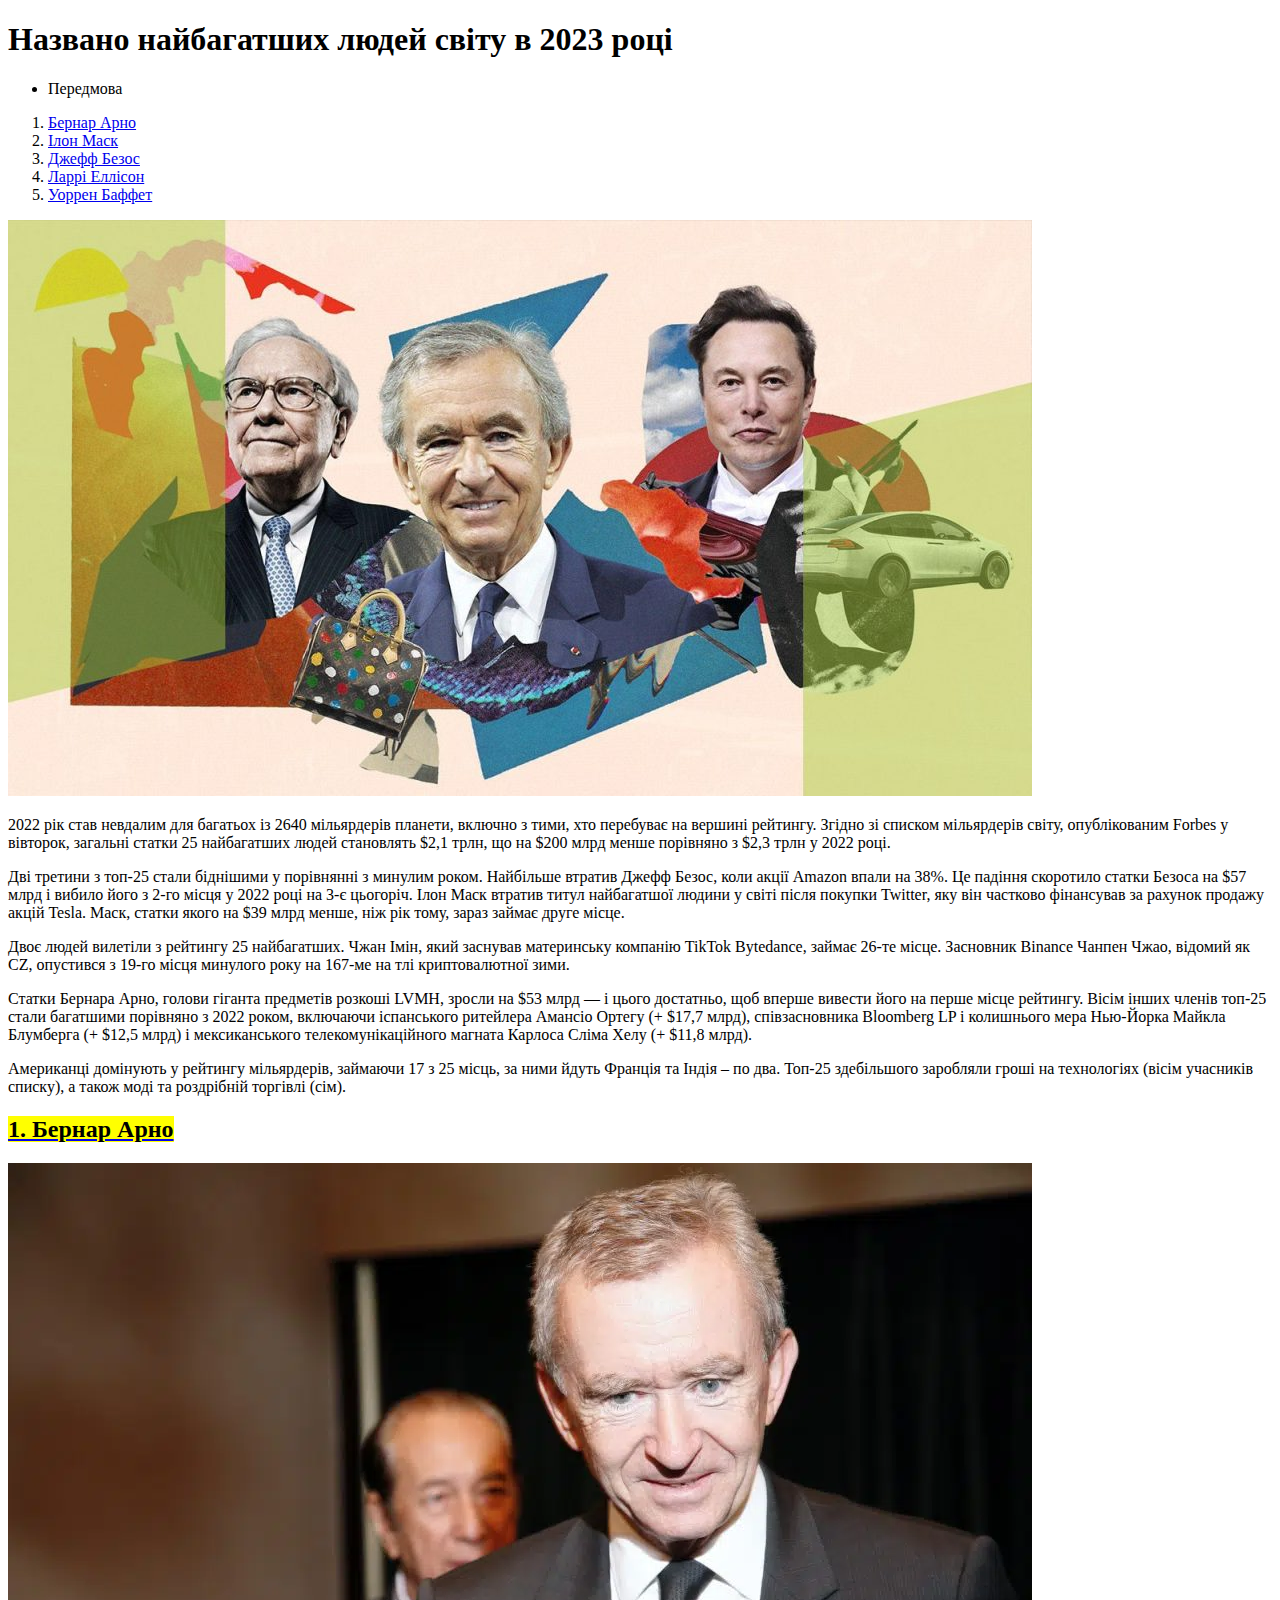
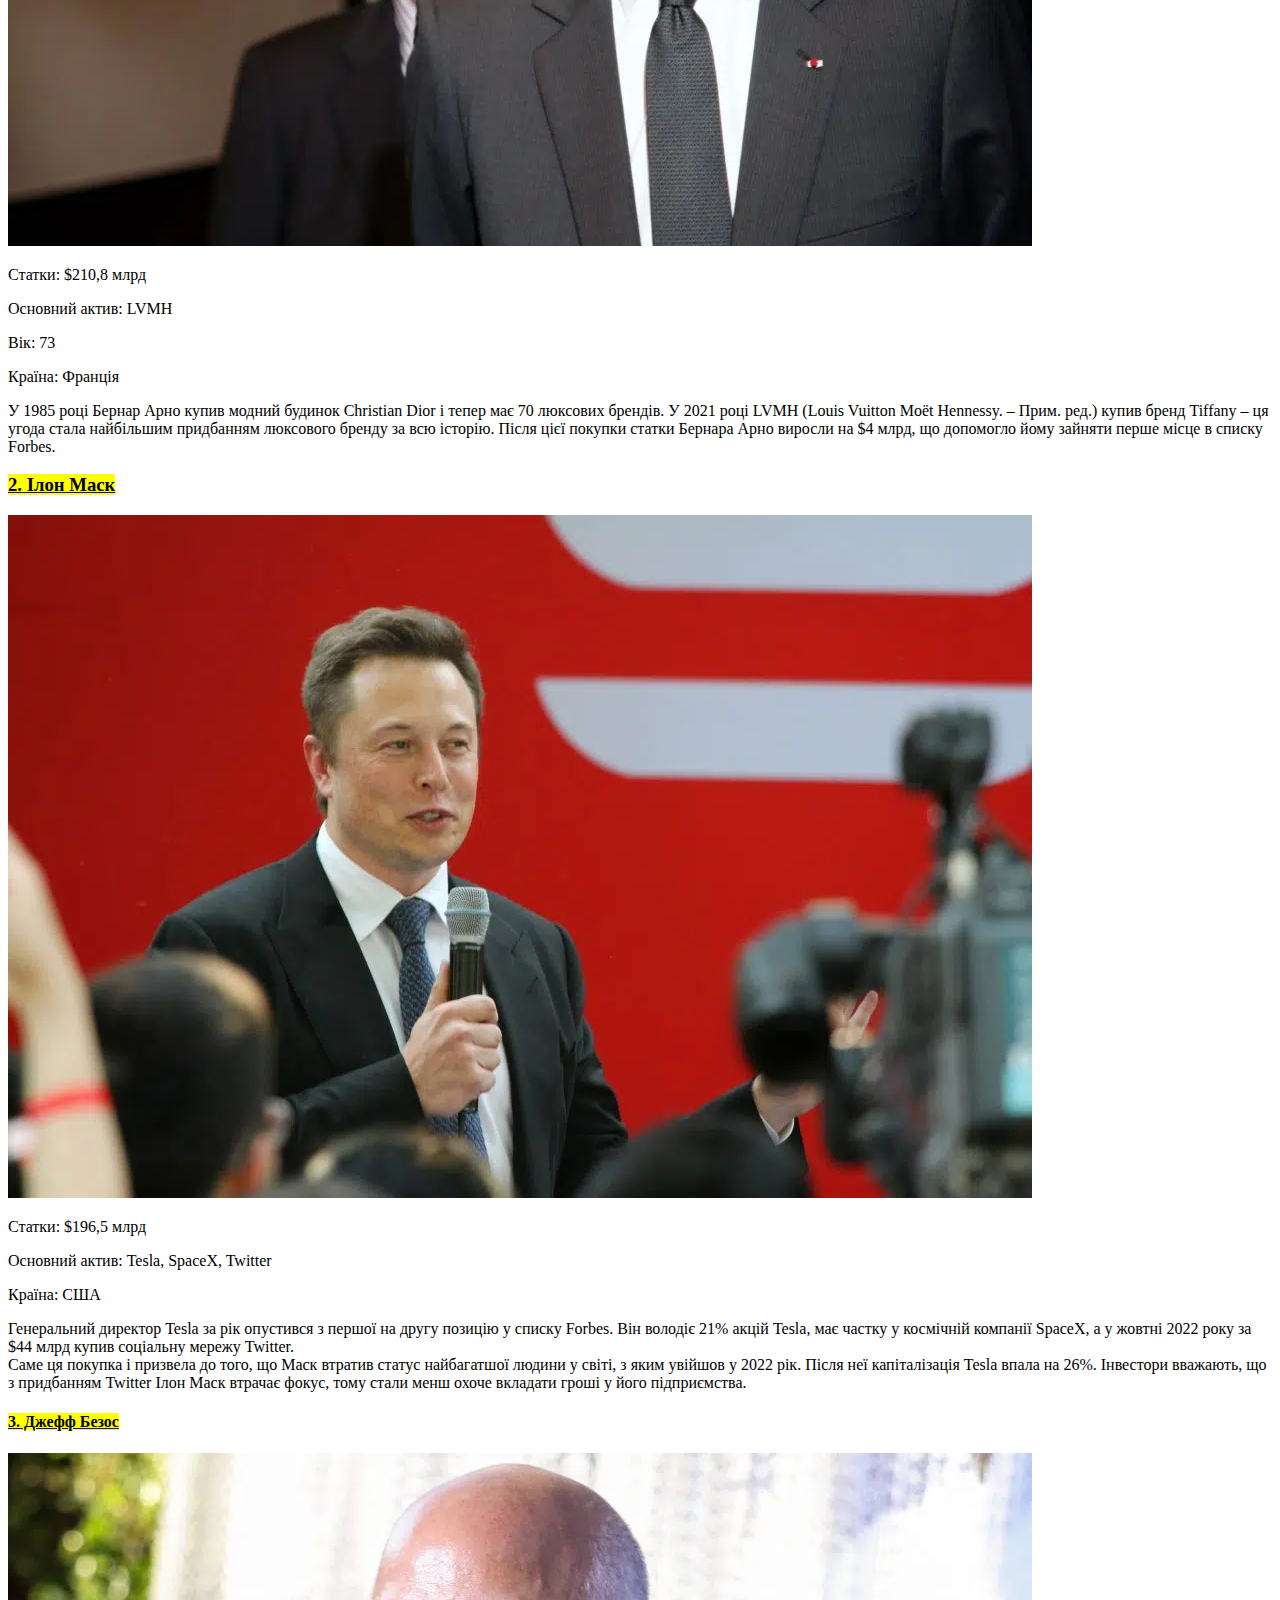
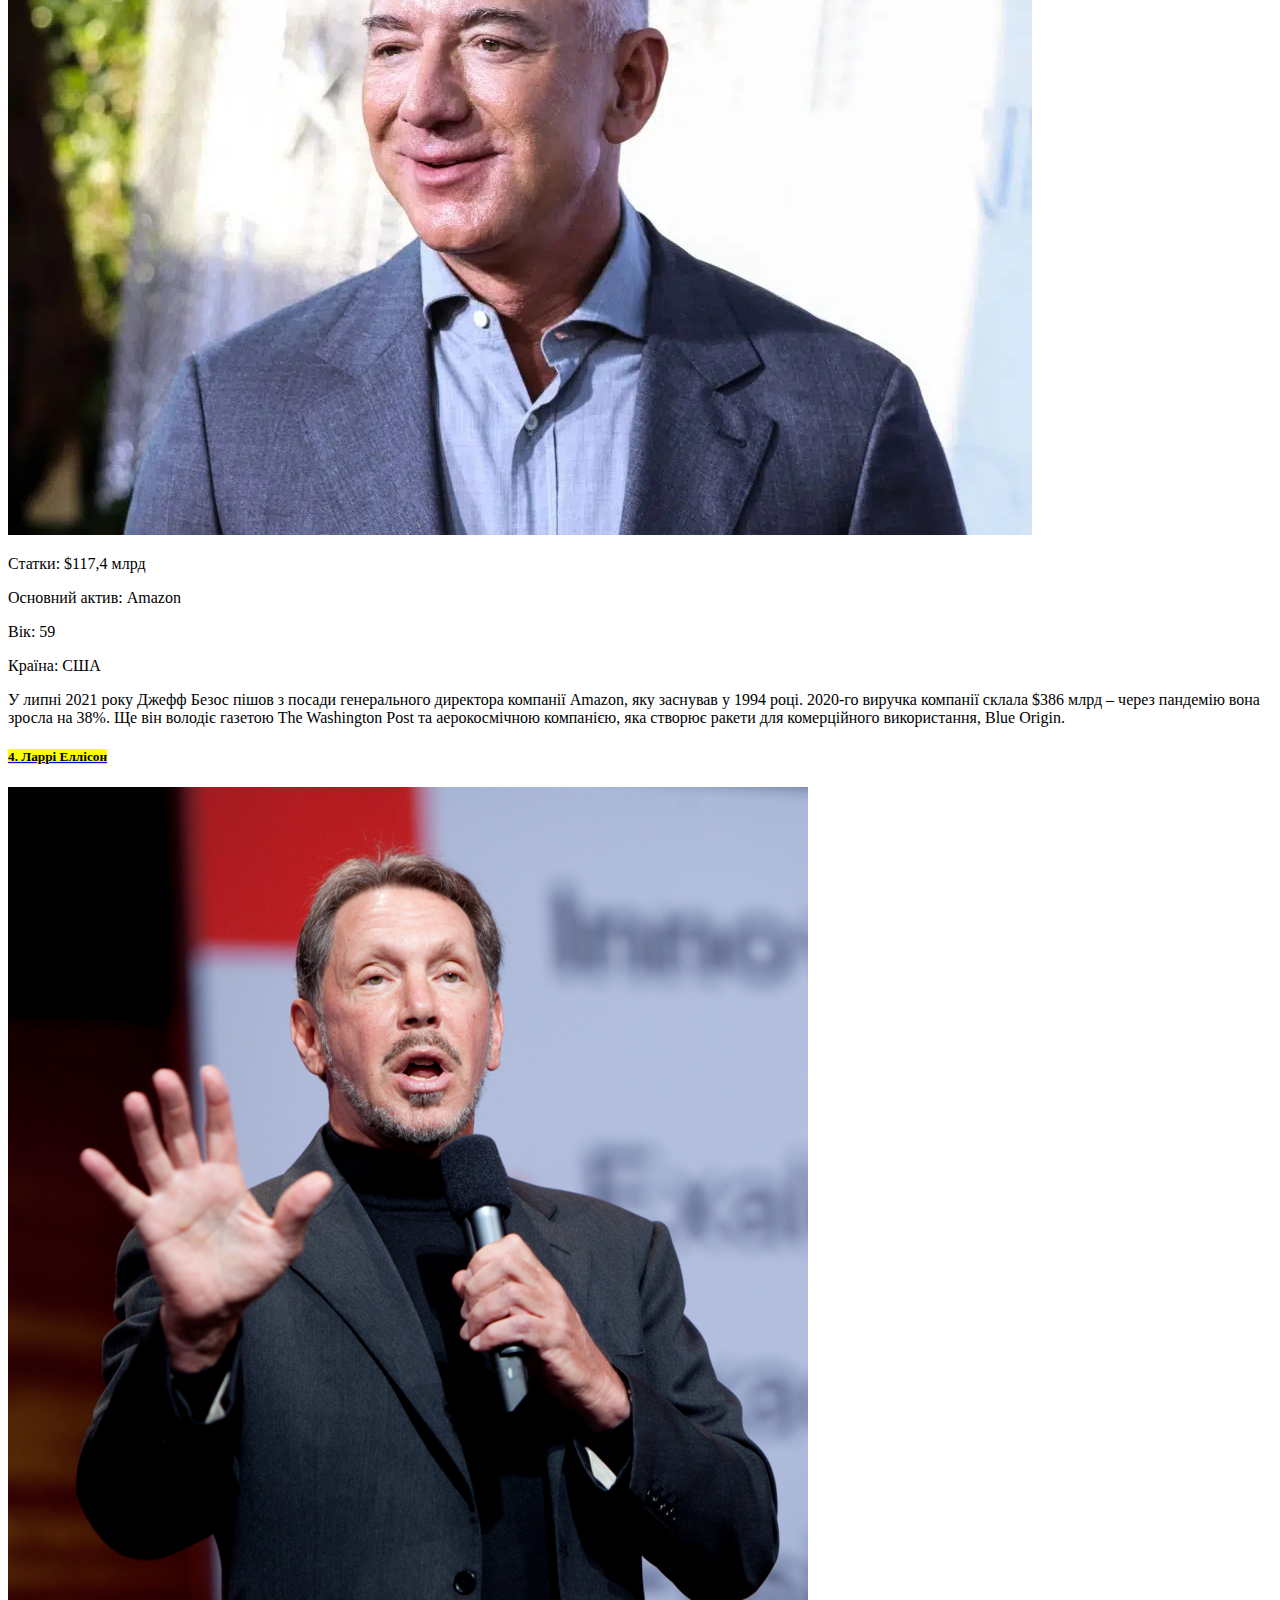
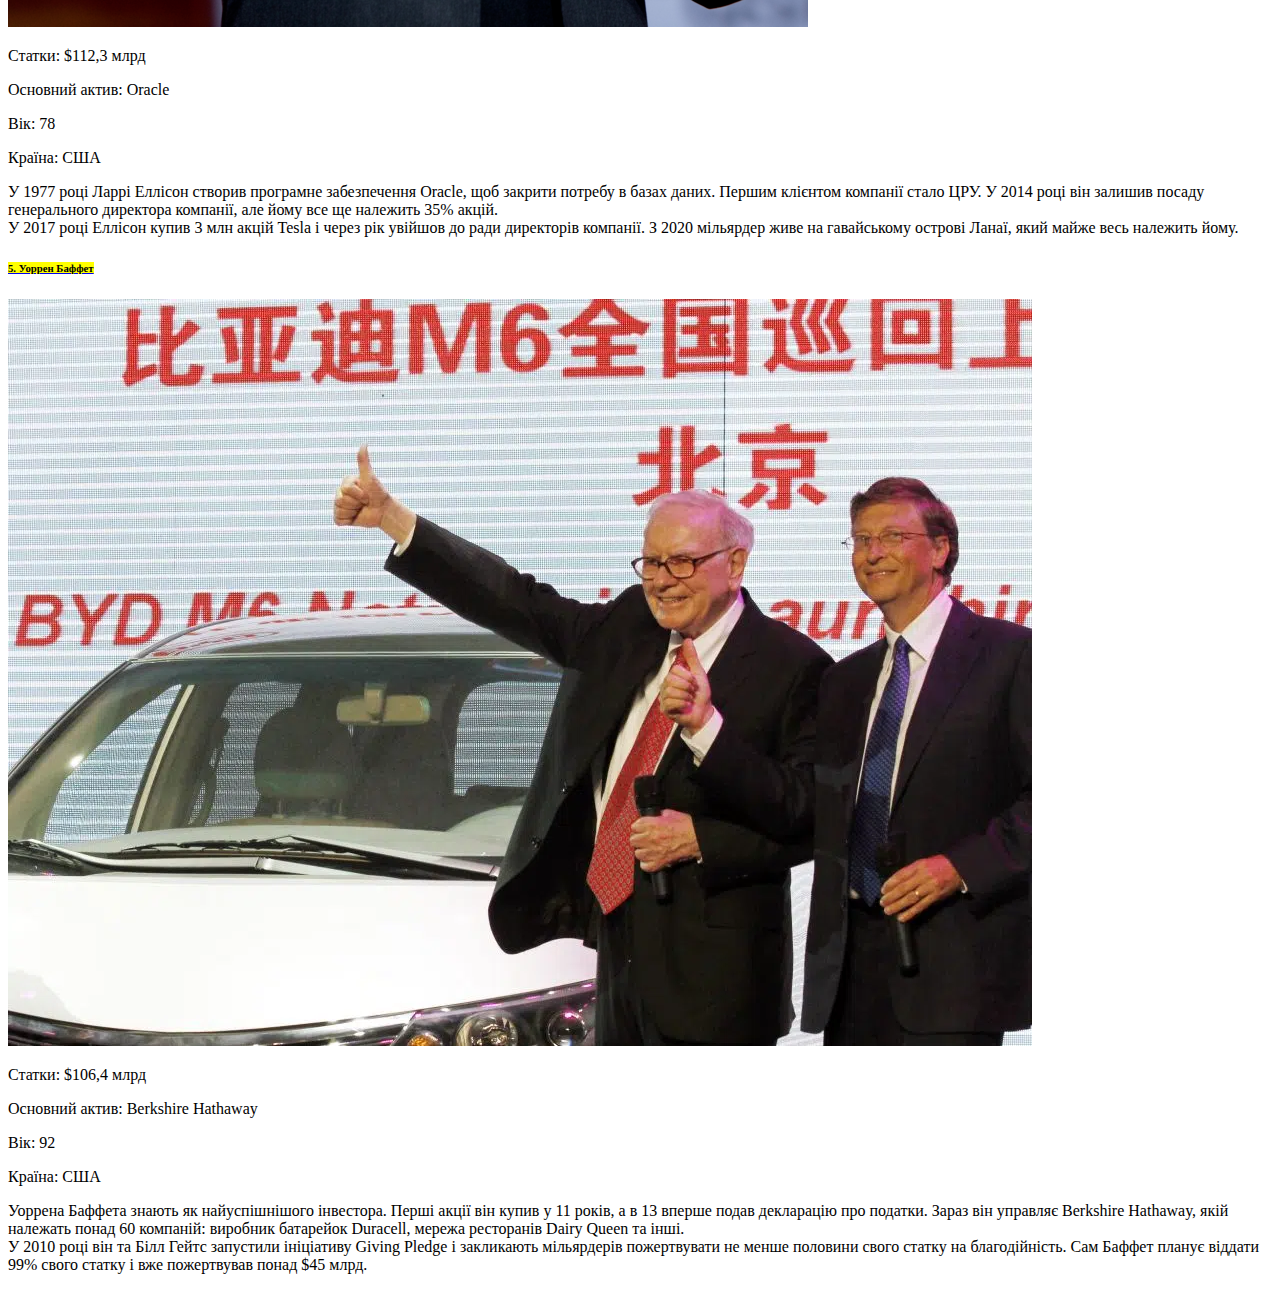
<file: lesson_1/index.html>
<!DOCTYPE html>
<html lang="uk">

<head>
	<meta charset="UTF-8">
	<meta name="viewport" content="width=device-width, initial-scale=1.0">
	<title>Домашня робота 2</title>
</head>
<header>
	<div class="title">
		<h1>Названо найбагатших людей світу в 2023 році</h1>
	</div>
	<ul>
		<li>
			Передмова
		</li>
	</ul>
	<ol>
		<li>
			<a href="#some-uniq-id-1" class="link"> Бернар Арно</a>
		</li>
		<li>
			<a href="#some-uniq-id-2" class="link"> Ілон Маск</a>
		</li>
		<li>
			<a href="#some-uniq-id-3" class="link">Джефф Безос</a>
		</li>
		<li>
			<a href="#some-uniq-id-4" class="link">Ларрі Еллісон</a>
		</li>
		<li>
			<a href="#some-uniq-id-5" class="link">Уоррен Баффет</a>
		</li>
	</ol>
</header>
<main>
	<div class="text">
		<img src="img/rich-people-1024x576.jpg" alt="#">
		<p>
			2022 рік став невдалим для багатьох із 2640 мільярдерів планети, включно з тими, хто перебуває на вершині рейтингу. Згідно зі списком мільярдерів світу, опублікованим Forbes у вівторок, загальні статки 25 найбагатших людей становлять $2,1 трлн, що на $200 млрд менше порівняно з $2,3 трлн у 2022 році.
		</p>
		<p>
			Дві третини з топ-25 стали біднішими у порівнянні з минулим роком. Найбільше втратив Джефф Безос, коли акції Amazon впали на 38%. Це падіння скоротило статки Безоса на $57 млрд і вибило його з 2-го місця у 2022 році на 3-є цьогоріч. Ілон Маск втратив титул найбагатшої людини у світі після покупки Twitter, яку він частково фінансував за рахунок продажу акцій Tesla. Маск, статки якого на $39 млрд менше, ніж рік тому, зараз займає друге місце.
		</p>
		<p>
			Двоє людей вилетіли з рейтингу 25 найбагатших. Чжан Імін, який заснував материнську компанію TikTok Bytedance, займає 26-те місце. Засновник Binance Чанпен Чжао, відомий як CZ, опустився з 19-го місця минулого року на 167-ме на тлі криптовалютної зими.
		</p>
		<p>
			Статки Бернара Арно, голови гіганта предметів розкоші LVMH, зросли на $53 млрд — і цього достатньо, щоб вперше вивести його на перше місце рейтингу. Вісім інших членів топ-25 стали багатшими порівняно з 2022 роком, включаючи іспанського ритейлера Амансіо Ортегу (+ $17,7 млрд), співзасновника Bloomberg LP і колишнього мера Нью-Йорка Майкла Блумберга (+ $12,5 млрд) і мексиканського телекомунікаційного магната Карлоса Сліма Хелу (+ $11,8 млрд).
		</p>
		<p>
			Американці домінують у рейтингу мільярдерів, займаючи 17 з 25 місць, за ними йдуть Франція та Індія – по два. Топ-25 здебільшого заробляли гроші на технологіях (вісім учасників списку), а також моді та роздрібній торгівлі (сім).
		</p>
	</div>
</main>
<footer>
	<div class="text 1">
		<h2>
			<a id="some-uniq-id-1" target="_blank" title="Бернар Арно" href="https://uk.wikipedia.org/wiki/%D0%91%D0%B5%D1%80%D0%BD%D0%B0%D1%80_%D0%90%D1%80%D0%BD%D0%BE"><mark>1. Бернар Арно</mark></a>
		</h2>
		<img src="img/1.jpg" alt="Бернар Арно – найбагатша людина світу у 2023 році">
		<p class="fortune">
			Статки: $210,8 млрд
		</p>
		<p>
			Основний актив: LVMH
		</p>
		<p class="age">
			Вік: 73
		</p>
		<p class="country">
			Країна: Франція
		</p>
		<p>
			У 1985 році Бернар Арно купив модний будинок Christian Dior і тепер має 70 люксових брендів. У 2021 році LVMH (Louis Vuitton Moët Hennessy. – Прим. ред.) купив бренд Tiffany – ця угода стала найбільшим придбанням люксового бренду за всю історію. Після цієї покупки статки Бернара Арно виросли на $4 млрд, що допомогло йому зайняти перше місце в списку Forbes.
		</p>
	</div>
	<div class="text 2">
		<h3>
			<a id="some-uniq-id-2" target="_blank" title="Ілон Маск" href="https://uk.wikipedia.org/wiki/%D0%86%D0%BB%D0%BE%D0%BD_%D0%9C%D0%B0%D1%81%D0%BA"><mark>2. Ілон Маск</mark></a>
		</h3>
		<img src="img/2.jpg" alt="Ілон Маск представляє Tesla Model S у Китаї, 2014 рік">
		<p class="fortune">
			Статки: $196,5 млрд
		</p>
		<p>
			Основний актив: Tesla, SpaceX, Twitter
		</p>
		<p class="country">
			Країна: США
		</p>
		<p>
			Генеральний директор Tesla за рік опустився з першої на другу позицію у списку Forbes. Він володіє 21% акцій Tesla, має частку у космічній компанії SpaceX, а у жовтні 2022 року за $44 млрд купив соціальну мережу Twitter.<br>
			Саме ця покупка і призвела до того, що Маск втратив статус найбагатшої людини у світі, з яким увійшов у 2022 рік. Після неї капіталізація Tesla впала на 26%. Інвестори вважають, що з придбанням Twitter Ілон Маск втрачає фокус, тому стали менш охоче вкладати гроші у його підприємства.
		</p>
	</div>
	<div class="text 3">
		<h4>
			<a id="some-uniq-id-3" target="_blank" title="Джефф Безос" href="https://uk.wikipedia.org/wiki/%D0%94%D0%B6%D0%B5%D1%84%D1%84_%D0%91%D0%B5%D0%B7%D0%BE%D1%81"><mark>3. Джефф Безос</mark></a>
		</h4>
		<img src="img/3.jpg" alt="Джефф Безос на прем’єрі серіалу Amazon Prime Video «Володар кілець: Кільця влади»">
		<p>
			Статки: $117,4 млрд
		</p>
		<p>
			Основний актив: Amazon
		</p>
		<p class="age">
			Вік: 59
		</p>
		<p class="country">
			Країна: США
		</p>
		<p>
			У липні 2021 року Джефф Безос пішов з посади генерального директора компанії Amazon, яку заснував у 1994 році. 2020-го виручка компанії склала $386 млрд – через пандемію вона зросла на 38%. Ще він володіє газетою The Washington Post та аерокосмічною компанією, яка створює ракети для комерційного використання, Blue Origin.
		</p>
	</div>
	<div class=" text 4">
		<h5>
			<a id="some-uniq-id-4" target="_blank" title="Ларрі Еллісон" href="https://uk.wikipedia.org/wiki/%D0%9B%D0%B0%D1%80%D1%80%D1%96_%D0%95%D0%BB%D0%BB%D1%96%D1%81%D0%BE%D0%BD"><mark>4. Ларрі Еллісон</mark></a>
		</h5>
		<img src="img/4.jpq" alt="Larry Ellison / Джерело: Вікіпедія">
		<p>
			Статки: $112,3 млрд
		</p>
		<p>
			Основний актив: Oracle
		</p>
		<p class="age">
			Вік: 78
		</p>
		<p>
			Країна: США
		</p>
		<p>
			У 1977 році Ларрі Еллісон створив програмне забезпечення Oracle, щоб закрити потребу в базах даних. Першим клієнтом компанії стало ЦРУ. У 2014 році він залишив посаду генерального директора компанії, але йому все ще належить 35% акцій.<br>У 2017 році Еллісон купив 3 млн акцій Tesla і через рік увійшов до ради директорів компанії. З 2020 мільярдер живе на гавайському острові Ланаї, який майже весь належить йому.
		</p>
	</div>
	<div class="text 5">
		<h6>
			<a target="_blank" title="Уоррен Баффет" href="https://uk.wikipedia.org/wiki/%D0%92%D0%BE%D1%80%D1%80%D0%B5%D0%BD_%D0%91%D0%B0%D1%84%D1%84%D0%B5%D1%82"><mark>5. Уоррен Баффет</mark></a>
		</h6>
		<img src="img/5.jpg" alt="Уоррен Баффет і Білл Гейтс на церемонії вистави китайського мінівена BYD M6">
		<p>
			Статки: $106,4 млрд
		</p>
		<p>
			Основний актив: Berkshire Hathaway
		</p>
		<p class="age">
			Вік: 92
		</p>
		<p>
			Країна: США
		</p>
		<p id="some-uniq-id-5">
			Уоррена Баффета знають як найуспішнішого інвестора. Перші акції він купив у 11 років, а в 13 вперше подав декларацію про податки. Зараз він управляє Berkshire Hathaway, якій належать понад 60 компаній: виробник батарейок Duracell, мережа ресторанів Dairy Queen та інші.<br>У 2010 році він та Білл Гейтс запустили ініціативу Giving Pledge і закликають мільярдерів пожертвувати не менше половини свого статку на благодійність. Сам Баффет планує віддати 99% свого статку і вже пожертвував понад $45 млрд.
		</p>
	</div>
</footer>
</body>

</html>
</file>
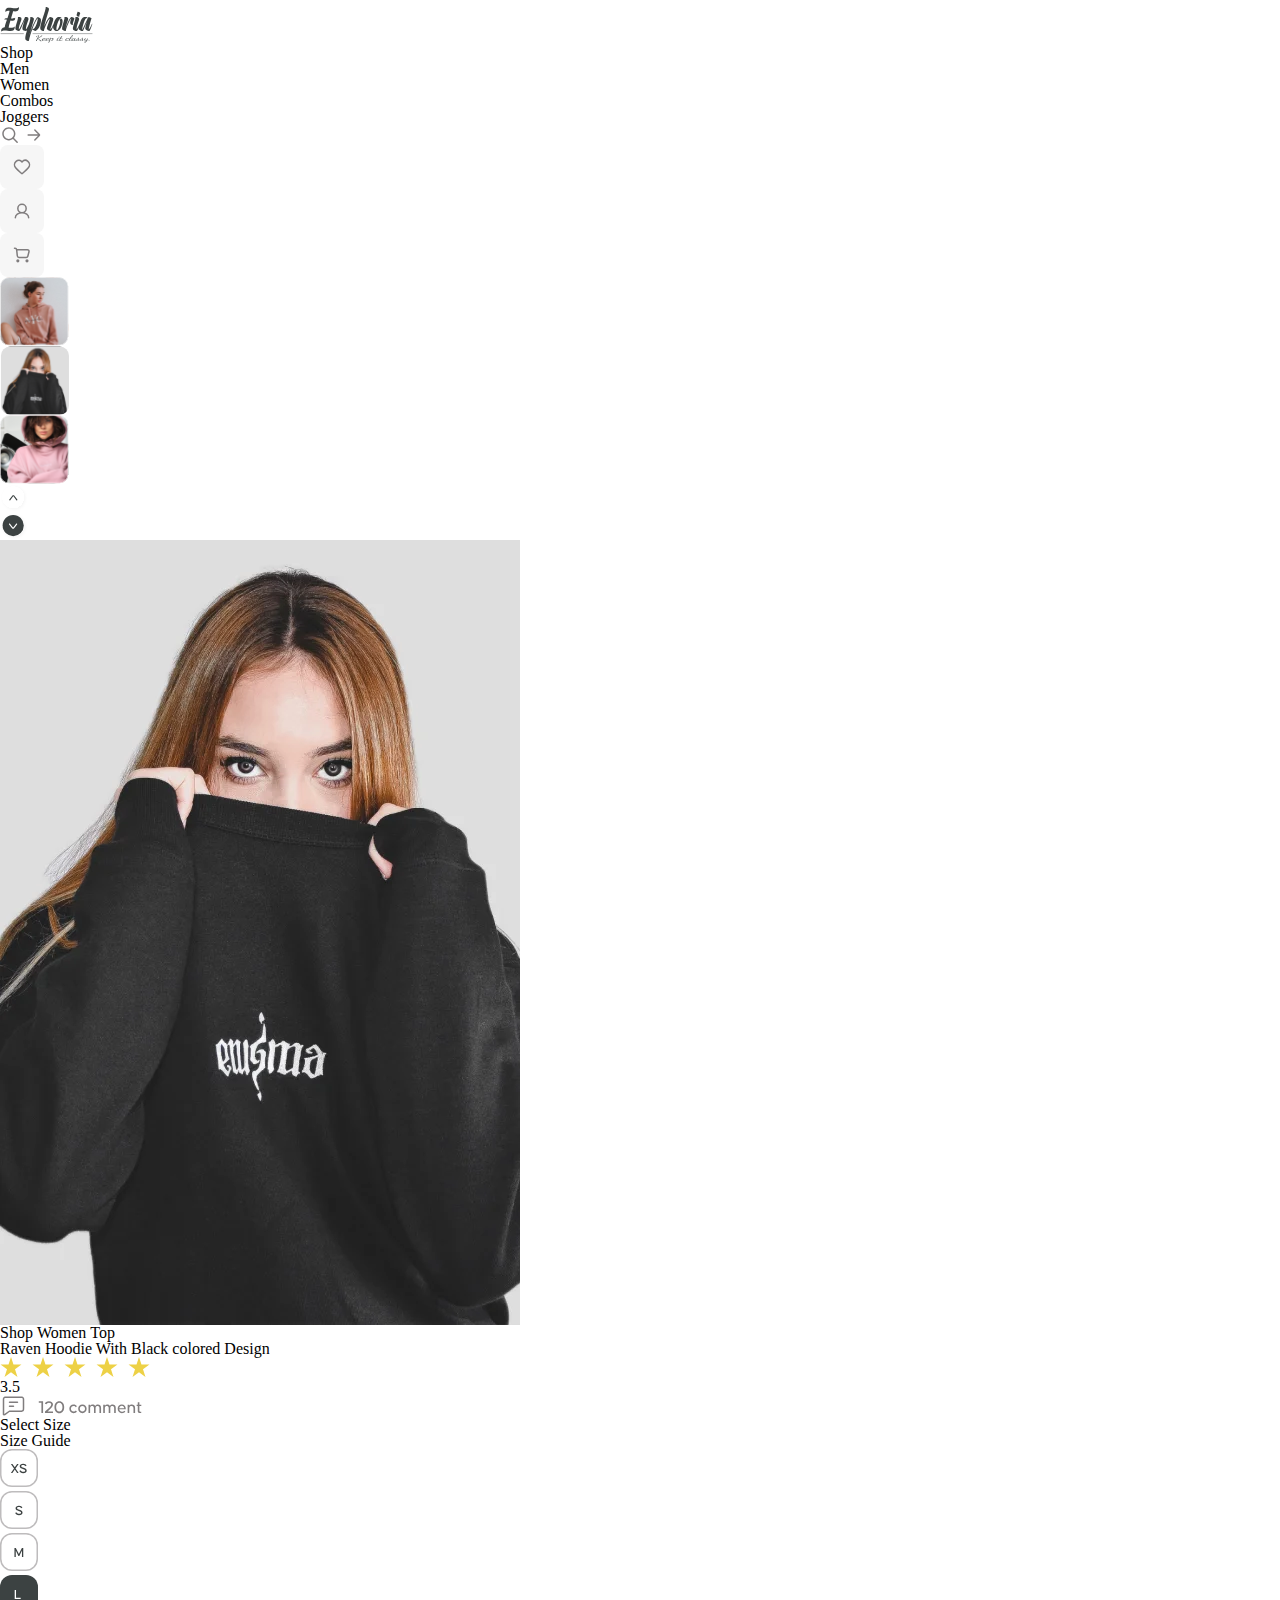
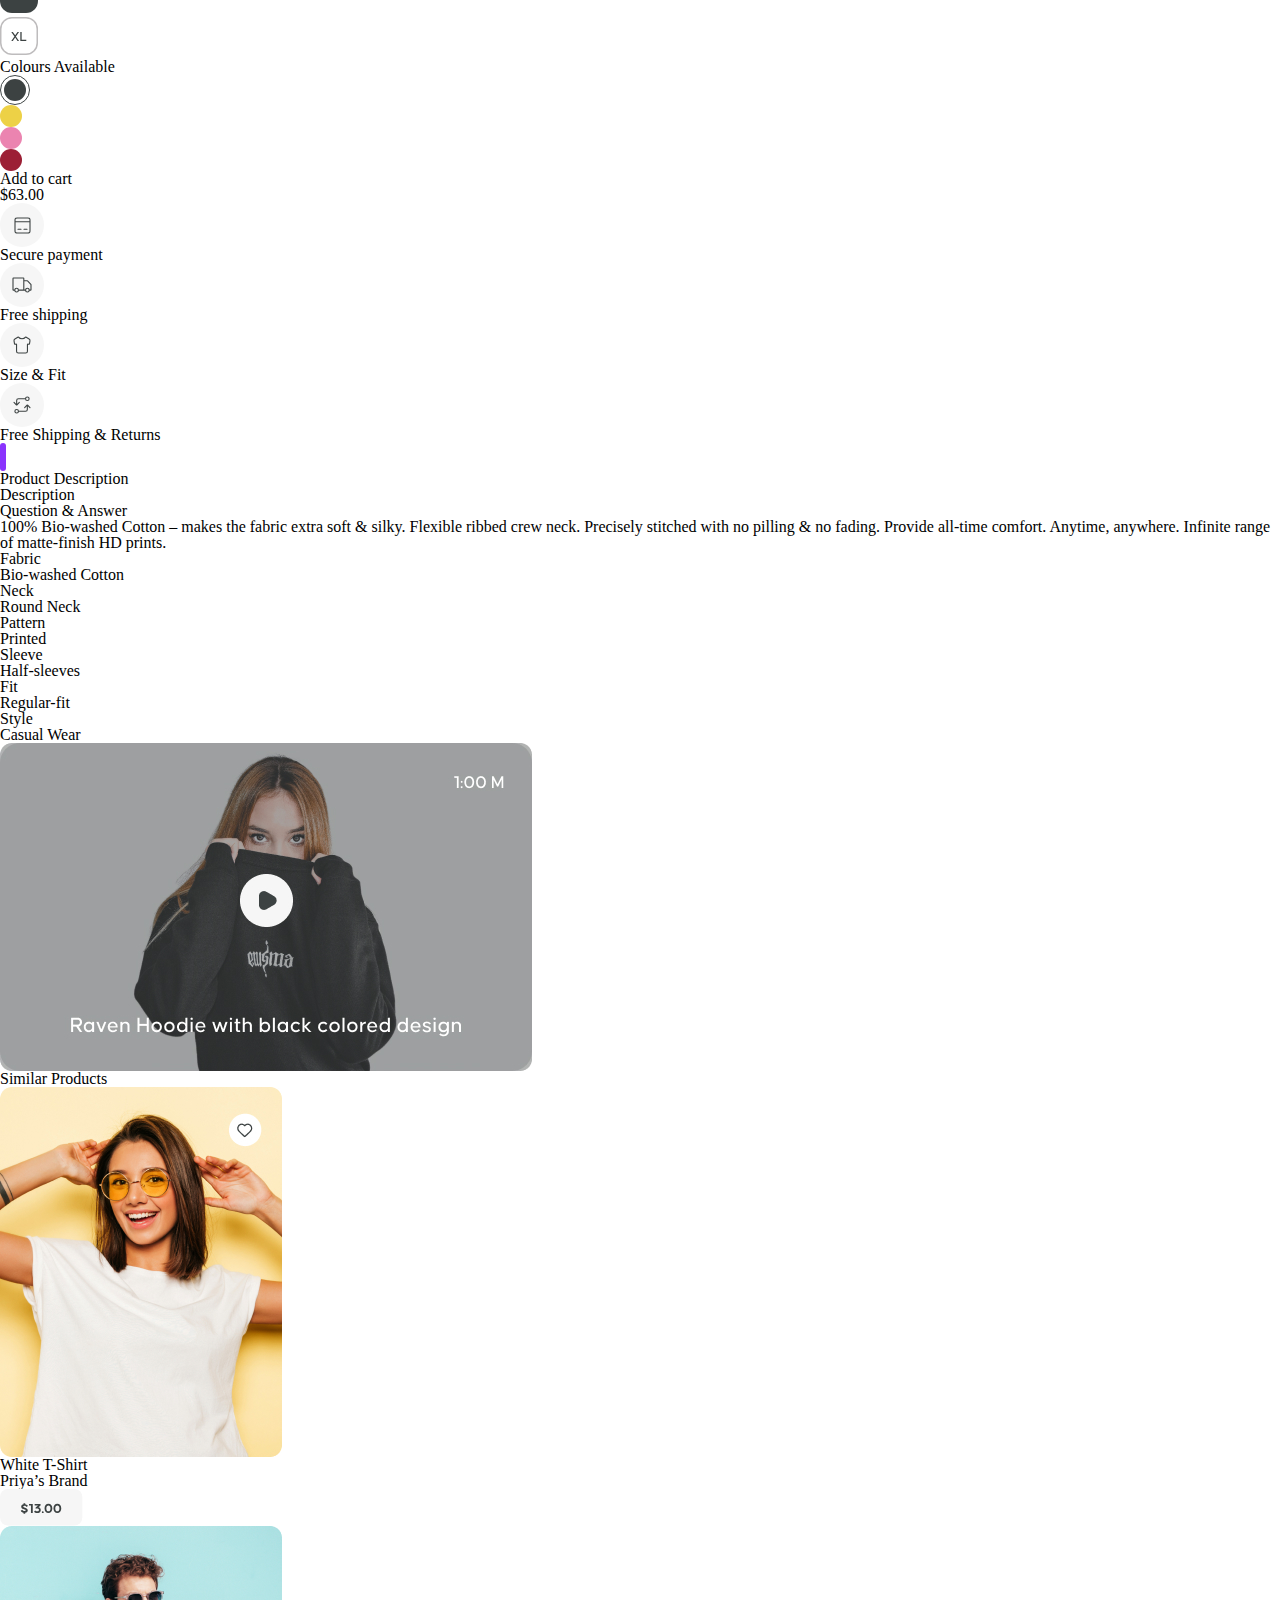
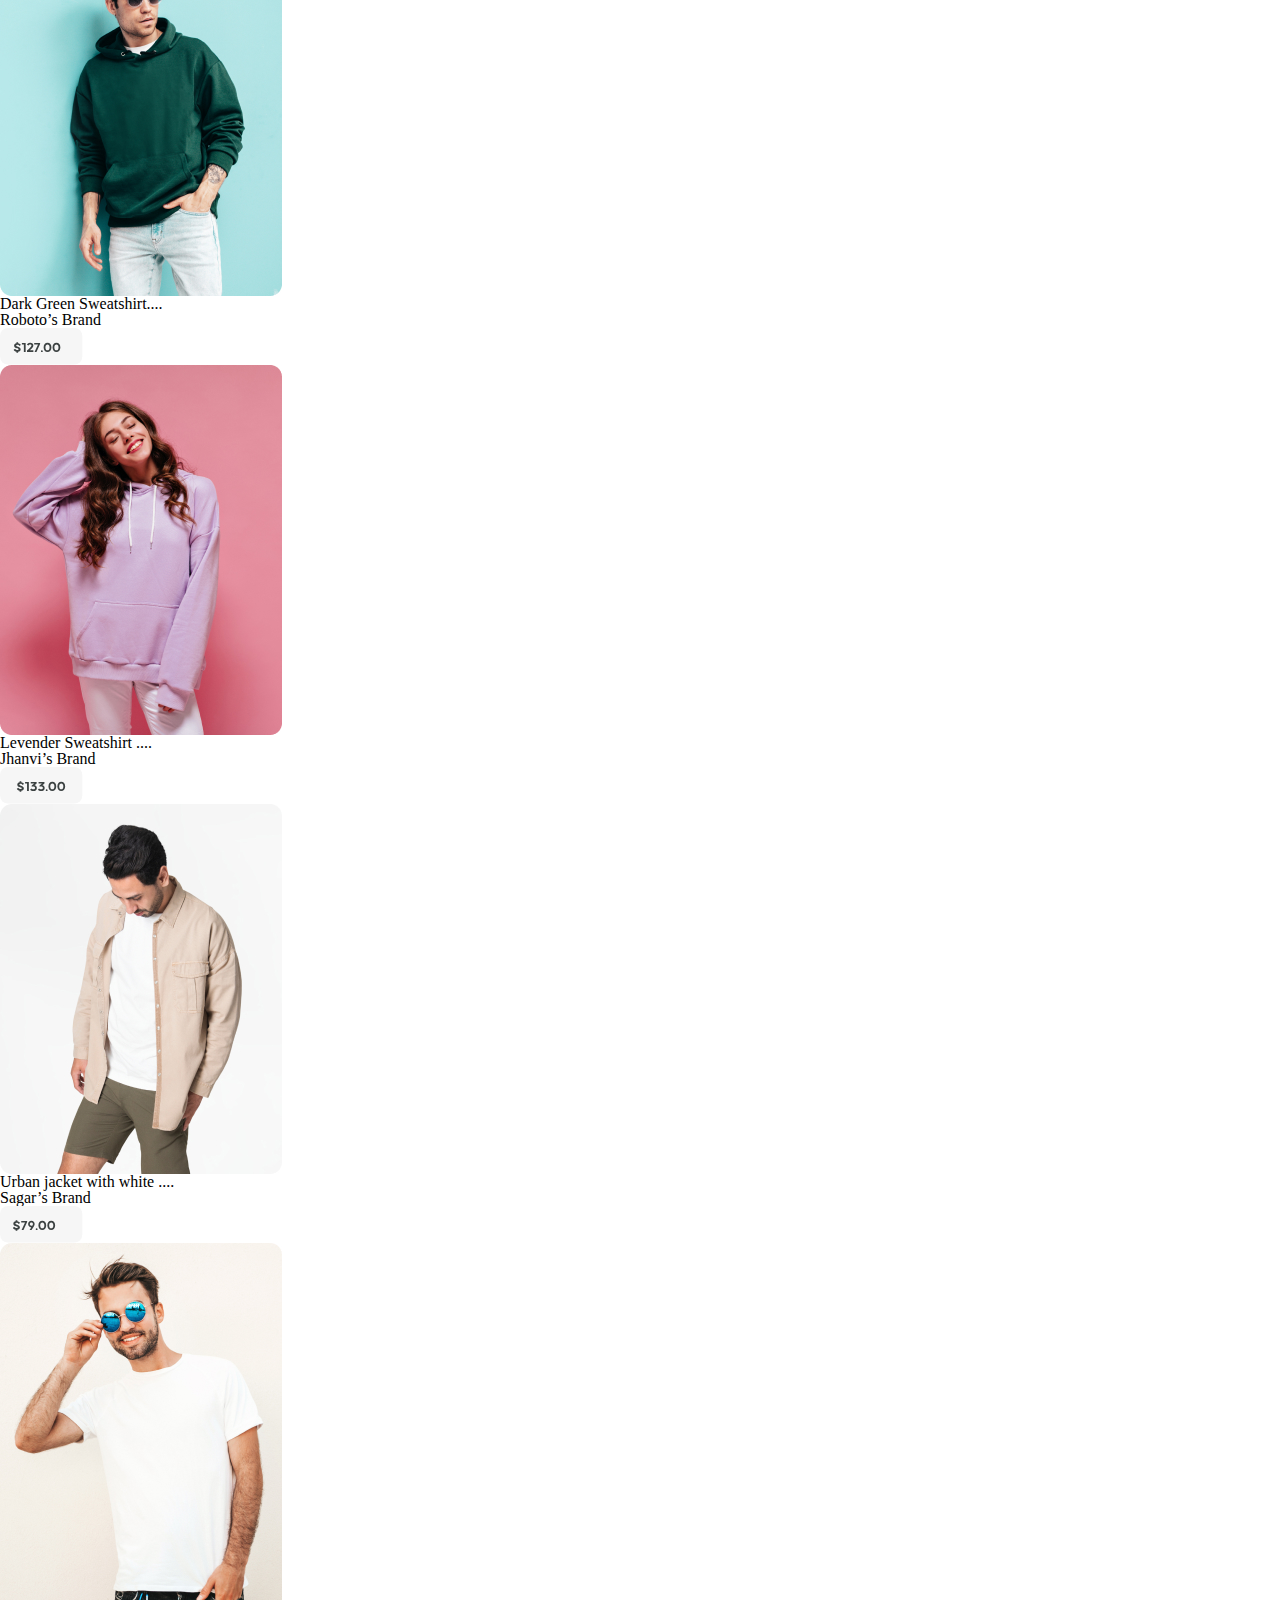
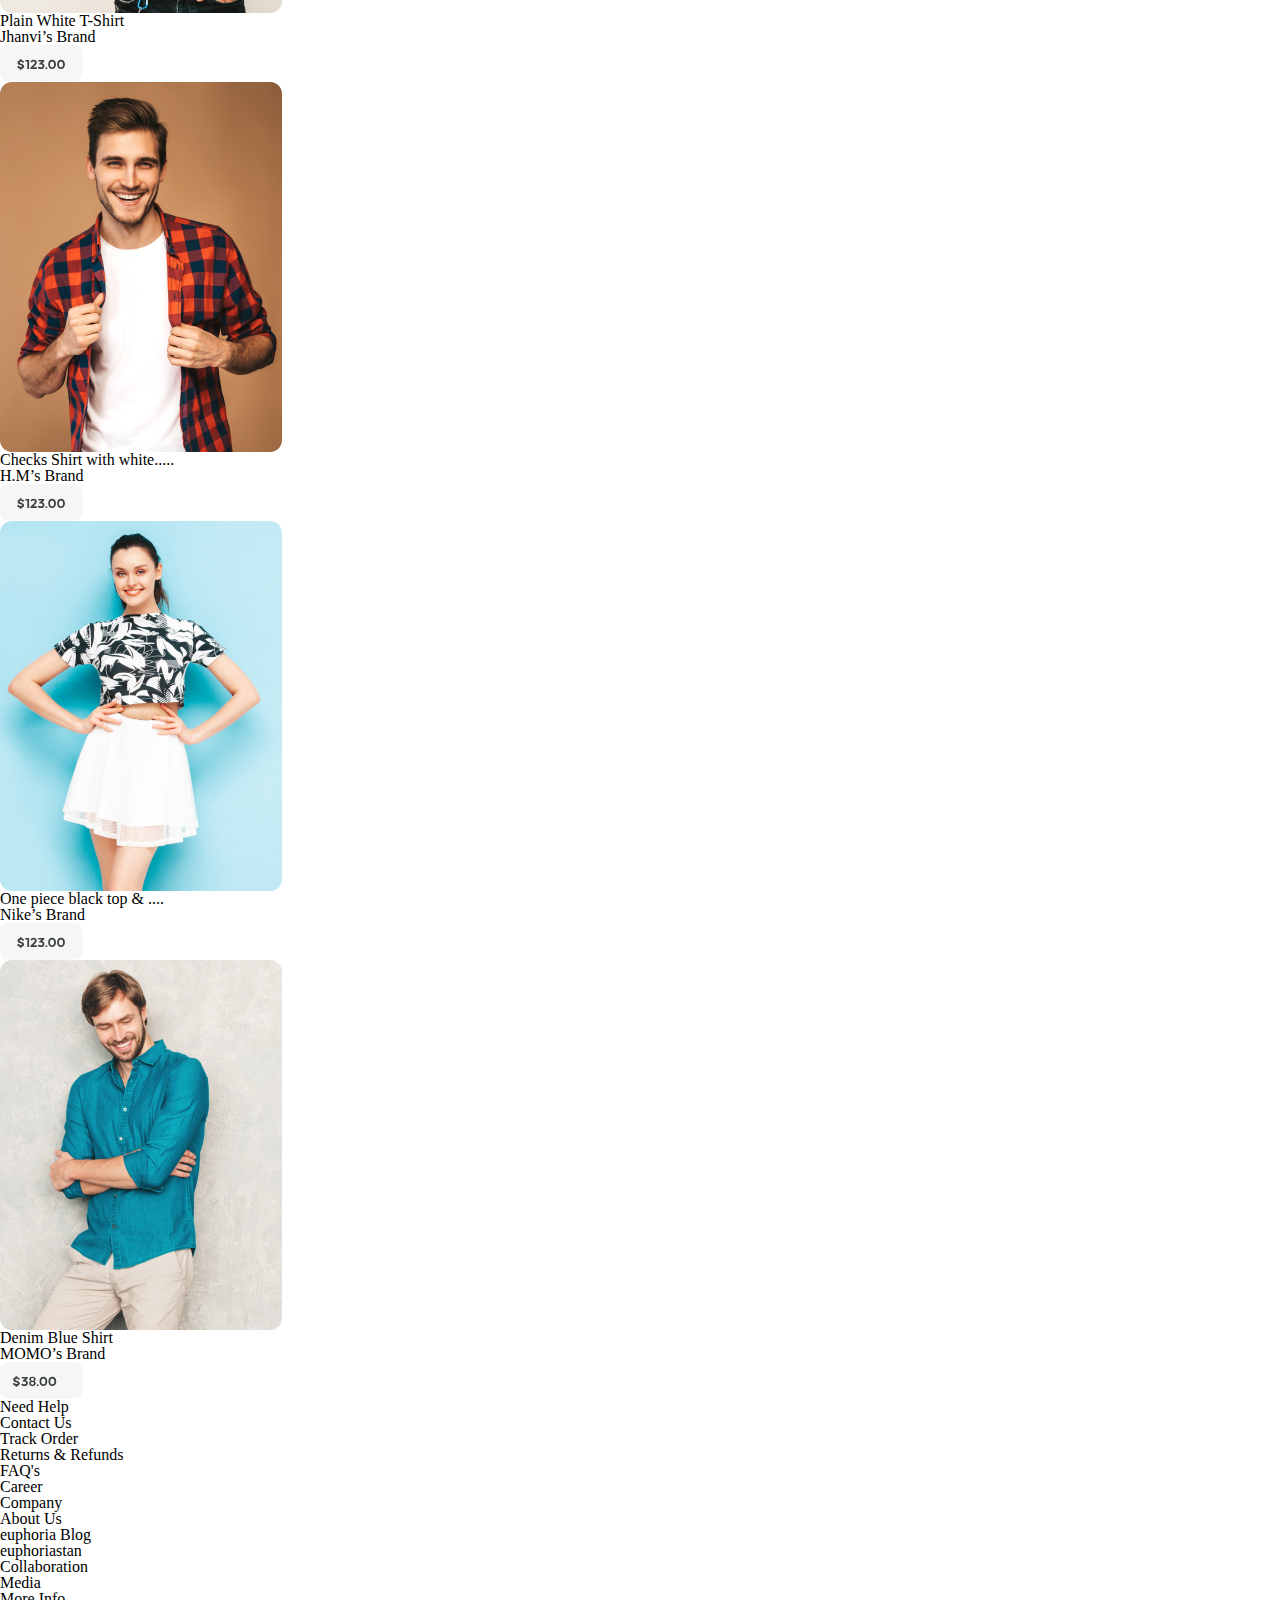
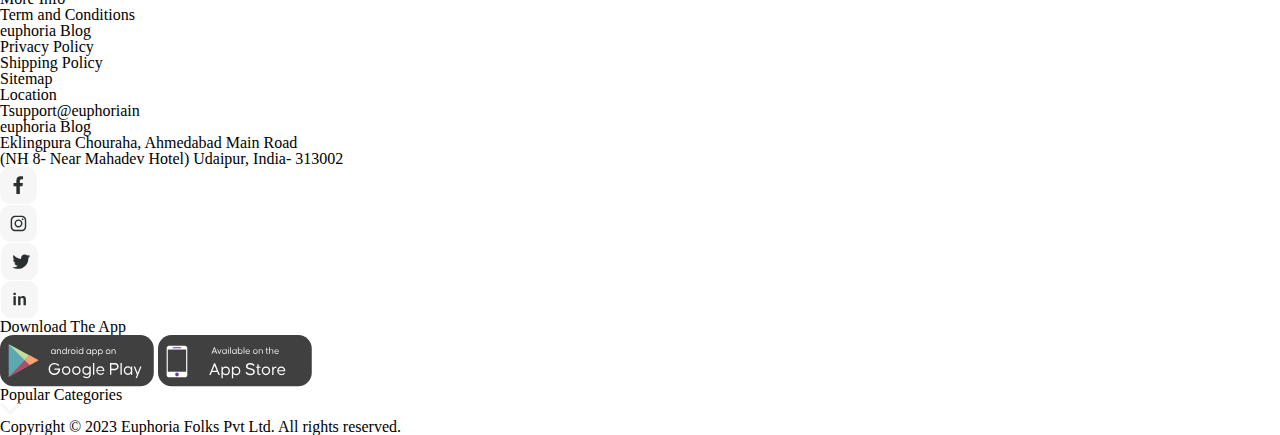
<file: lesson_11/index.html>
<!DOCTYPE html>
<html lang="en">

<head>
	<meta charset="UTF-8">
	<meta name="viewport" content="width=device-width, initial-scale=1.0">
	<link rel="stylesheet" href="css/style.css">
	<link rel="shortcut icon" href="imag/favicon.ico" type="imag/x-icon">
	<title>Homerwork11</title>
</head>

<body>
	<header>
		<div class="section-header">
			<div class="lebel">
				<img src="imag/logo.svg" alt="logo">
			</div>
			<div class="menu-header nav-menu">
				<ul class="nav-menu">
					<li class="nav-menu__element">
						<a href="#" class="nav__link">Shop</a>
					</li>
					<li class="nav-menu__element">
						<a href="#" class="nav__link">Men</a>
					</li>
					<li class="nav-menu__element nav-menu__element--active">
						<a href="#" class="nav__link">Women</a>
					</li>
					<li class="nav-menu__element">
						<a href="#" class="nav__link">Combos</a>
					</li>
					<li class="nav-menu__element">
						<a href="#" class="nav__link">Joggers</a>
					</li>
				</ul>
			</div>
			<div class="icon">
				<div class="icon-search">
					<img src="imag/headersearch.svg" alt="search">
					<img src="imag/right.svg" alt="next">
				</div>
				<div class="icon-box">
					<div class="icon-favorite">
						<a class="icon-favorite__like" href="#">
							<img src="imag/like.svg" alt="like"></a>
					</div>
					<div class="icon-account">
						<a class="icon-account__person" href="#">
							<img src="imag/person.svg" alt="person"></a>
					</div>
					<div class="icon-backet">
						<a class="icon-backet__item" href="#">
							<img src="imag/by.svg" alt="by"></a>
					</div>
				</div>
			</div>
		</div>
	</header>
	<main>
		<div class="wrapper">
			<div class="container">
				<div class="section-item nav-item">
					<div class="nav-item">
						<a class="nav-item__products" href="#">
							<img src="imag/headerimg1.svg" alt="products1">
						</a>
					</div>
					<div class="nav-item">
						<a class="nav-item__products nav-item__products--active" href="#">
							<img src="imag/headerimg2.svg" alt="products2">
						</a>
					</div>
					<div class="nav-item">
						<a class="nav-item__products" href="#">
							<img src="imag/headerimg3.svg" alt="products3">
						</a>
					</div>
					<div class="nav-item">
						<a class="nav-item__products" href="#">
							<img src="imag/up.svg" alt="up">
						</a>
					</div>
					<div class="nav-item">
						<a class="nav-item__products nav-item__products--active" href="#">
							<img src="imag/down.svg" alt="down">
						</a>
					</div>
				</div>
			</div>
			<div class="body-img">
				<img src="imag/girljpg.webp" alt="item">
			</div>
			<div class="about-container">
				<div class="about-body">
					<div class="about-menu">
						<a href="#" class="aboout-menu__link">Shop</a>
						<a href="#" class="aboout-menu__link">Women</a>
						<a href="#" class="aboout-menu__link">Top</a>
					</div>
					<div class="about-products">
						<h1 class="about-products__title">Raven Hoodie With
							Black colored Design</h1>
						<div class="product-about">
							<div class="product-about__section-star">
								<a class="srction-star__link" href="#">
									<img src="imag/star.svg" alt="star">
								</a>
							</div>
							<div class="product-about__section-voice">3.5</div>
							<div class="product-about__section-other">
								<a class="section-other__link" href="#">
									<img src="imag/120.svg" alt="#">
								</a>
							</div>
						</div>
						<div class="about-items">
							<div class="about-items text">
								<h3 class="text__title">Select Size</h3>
								<p class="text__item">Size Guide</p>
							</div>
							<div class="unite-size">
								<div class="unite-size xs">
									<a class="xs__link" href="#">
										<img src="imag/sizexs.svg" alt="size__xs">
									</a>
								</div>
								<div class="unite-size s">
									<a class="s__link" href="#">
										<img src="imag/sizes.svg" alt="size__s">
									</a>
								</div>
								<div class="unite-size m">
									<a class="m__link" href="#">
										<img src="imag/sizem.svg" alt="size__m">
									</a>
								</div>
								<div class="unite-size l">
									<a class="l__link l__link--active" href="#">
										<img src="imag/sizel.svg" alt="size__l">
									</a>
								</div>
								<div class="unite-size xl">
									<a class="xl__link" href="#">
										<img src="imag/sizexl.svg" alt="size__xl">
									</a>
								</div>
							</div>
							<div class="about-items color">
								<div class="color">
									<h3 class="color__title">Colours Available </h3>
								</div>
								<div class="color__item color__item--active">
									<a href="#">
										<img src="imag/colourbl.svg" alt="black">
									</a>
								</div>
								<div class="color__item">
									<a href="#">
										<img src="imag/colouryel.svg" alt="yellow">
									</a>
								</div>
								<div class="color__item">
									<a href="#">
										<img src="imag/colourpink.svg" alt="pink">
									</a>
								</div>
								<div class="color__item">
									<a href="#">
										<img src="imag/colourred.svg" alt="red">
									</a>
								</div>
							</div>
							<div class="button-item">
								<div class="button-item__add">
									<a href="#">Add to cart</a>
								</div>
								<div class="button-item__price">$63.00</div>
							</div>
						</div>
						<div class="section-information">
							<div class="section-information item-icon">
								<div class="item-icon__info">
									<img src="imag/creditcard.svg" alt="payment">
								</div>
								<a href="#">Secure payment</a>
							</div>
							<div class="section-information item-icon">
								<div class="item-icon__info">
									<img src="imag/track.svg" alt="shipping">
								</div>
								<a href="#">Free shipping</a>
							</div>
							<div class="section-information item-icon">
								<div class="item-icon__info">
									<img src="imag/sizeres.svg" alt="size">
								</div>
								<a href="#">Size & Fit</a>
							</div>
							<div class="section-information item-icon">
								<div class="item-icon__info">
									<img src="imag/other.svg" alt="retuns">
								</div>
								<a href="#">Free Shipping & Returns</a>
							</div>
						</div>
					</div>
				</div>
				<div class="page-body">
					<div class="page-body page">
						<div class="page__title">
							<img src="imag/blu.svg" alt="#">
							<h2>Product Description</h2>
						</div>
						<div class="page__sub-title">
							<h2>Description</h2>
							<h2>Question & Answer</h2>
						</div>
						<div class="page__text">
							<p>100% Bio-washed Cotton – makes the fabric extra soft & silky. Flexible ribbed crew neck. Precisely stitched with no pilling & no fading. Provide all-time comfort. Anytime, anywhere. Infinite range of matte-finish HD prints.</p>
						</div>
					</div>
					<div class="page-body item-text">
						<div class="item-text">
							<h3>Fabric</h3>
							<div class="item-text__row">
								<p>Bio-washed Cotton</p>
							</div>
						</div>
						<div class="item-text">
							<h3>Neck</h3>
							<div class="item-text__row">
								<p>Round Neck</p>
							</div>
						</div>
						<div class="item-text">
							<h3>Pattern</h3>
							<div class="item-text__row">
								<p>Printed</p>
							</div>
						</div>
						<div class="item-text">
							<h3>Sleeve</h3>
							<div class="item-text__row">
								<p>Half-sleeves</p>
							</div>
						</div>
						<div class="item-text">
							<h3>Fit</h3>
							<div class="item-text__row">
								<p>Regular-fit</p>
							</div>
						</div>
						<div class="item-text">
							<h3>Style</h3>
							<div class="item-text__row">
								<p>Casual Wear</p>
							</div>
						</div>
					</div>
					<div class="page-body picture">
						<img src="imag/play.webp" alt="girl">
					</div>
				</div>
			</div>
			<div class="similar-items">
				<h3>Similar Products</h3>
				<div class="simslar-items item">
					<img src="imag/girlwh1.webp" alt="top white">
					<div class="item-description">
						<h3 class="item-description__title">White T-Shirt</h3>
						<div class="item-description__text">
							<p>Priya’s Brand</p>
						</div>
						<img src="imag/13.svg" alt="price">
					</div>
				</div>
				<div class="simslar-items item">
					<img src="imag/mangreen.webp" alt="sweter green">
					<div class="item-description">
						<h3 class="item-description__title">Dark Green Sweatshirt....</h3>
						<div class="item-description__text">
							<p>Roboto’s Brand</p>
						</div>
						<img src="imag/127.svg" alt="price">
					</div>
				</div>
				<div class="simslar-items item">
					<img src="imag/girlpink.webp" alt="sweter green">
					<div class="item-description">
						<h3 class="item-description__title">Levender Sweatshirt ....</h3>
						<div class="item-description__text">
							<p>Jhanvi’s Brand</p>
						</div>
						<img src="imag/133.svg" alt="price">
					</div>
				</div>
				<div class="simslar-items item">
					<img src="imag/manshorts.webp" alt="sweter green">
					<div class="item-description">
						<h3 class="item-description__title">Urban jacket with white ....</h3>
						<div class="item-description__text">
							<p>Sagar’s Brand</p>
						</div>
						<img src="imag/79.svg" alt="price">
					</div>
				</div>
				<div class="simslar-items item">
					<img src="imag/man.webp" alt="sweter green">
					<div class="item-description">
						<h3 class="item-description__title">Plain White T-Shirt</h3>
						<div class="item-description__text">
							<p>Jhanvi’s Brand</p>
						</div>
						<img src="imag/123.svg" alt="price">
					</div>
				</div>
				<div class="simslar-items item">
					<img src="imag/manred.webp" alt="sweter green">
					<div class="item-description">
						<h3 class="item-description__title">Checks Shirt with white.....</h3>
						<div class="item-description__text">
							<p>H.M’s Brand</p>
						</div>
						<img src="imag/123.svg" alt="price">
					</div>
				</div>
				<div class="simslar-items item">
					<img src="imag/girltop.webp" alt="sweter green">
					<div class="item-description">
						<h3 class="item-description__title">One piece black top & ....</h3>
						<div class="item-description__text">
							<p>Nike’s Brand</p>
						</div>
						<img src="imag/123.svg" alt="price">
					</div>
				</div>
				<div class="simslar-items item">
					<img src="imag/manlast.webp" alt="sweter green">
					<div class="item-description">
						<h3 class="item-description__title">Denim Blue Shirt</h3>
						<div class="item-description__text">
							<p>MOMO’s Brand</p>
						</div>
						<img src="imag/38.svg" alt="price">
					</div>
				</div>
			</div>
			<div class="footer block">
				<div class="block__section">
					<h3 class="block__title">Need Help</h3>
					<ul class="block__list">
						<li class="block__element">
							<a href="#" class="block__link">Contact Us</a>
						</li>
						<li class="block__element">
							<a href="#" class="block__link">Track Order</a>
						</li>
						<li class="block__element">
							<a href="#" class="block__link">Returns & Refunds</a>
						</li>
						<li class="block__element">
							<a href="#" class="block__link">FAQ's</a>
						</li>
						<li class="block__element">
							<a href="#" class="block__link">Career</a>
						</li>
					</ul>
				</div>
				<div class="block__section">
					<h3 class="block__title">Company</h3>
					<ul class="block__list">
						<li class="block__element">
							<a href="#" class="block__link">About Us</a>
						</li>
						<li class="block__element">
							<a href="#" class="block__link">euphoria Blog</a>
						</li>
						<li class="block__element">
							<a href="#" class="block__link">euphoriastan</a>
						</li>
						<li class="block__element">
							<a href="#" class="block__link">Collaboration</a>
						</li>
						<li class="block__element">
							<a href="#" class="block__link">Media</a>
						</li>
					</ul>
				</div>
				<div class="block__section">
					<h3 class="block__title">More Info</h3>
					<ul class="block__list">
						<li class="block__element">
							<a href="#" class="block__link">Term and Conditions</a>
						</li>
						<li class="block__element">
							<a href="#" class="block__link">euphoria Blog</a>
						</li>
						<li class="block__element">
							<a href="#" class="block__link">Privacy Policy</a>
						</li>
						<li class="block__element">
							<a href="#" class="block__link">Shipping Policy</a>
						</li>
						<li class="block__element">
							<a href="#" class="block__link">Sitemap</a>
						</li>
					</ul>
				</div>
				<div class="block__section">
					<h3 class="block__title">Location</h3>
					<ul class="block__list">
						<li class="block__element">
							<a href="#" class="block__link">Tsupport@euphoriain</a>
						</li>
						<li class="block__element">
							<a href="#" class="block__link">euphoria Blog</a>
						</li>
						<li class="block__element">
							<a href="#" class="block__link">Eklingpura Chouraha, Ahmedabad Main Road</a>
						</li>
						<li class="block__element">
							<a href="#" class="block__link">(NH 8- Near Mahadev Hotel) Udaipur, India- 313002</a>
						</li>
					</ul>
				</div>
				<div class="block__social">
					<ul class="block__link">
						<li class="block__item">
							<a href="#">
								<img src="imag/groupfb.svg" alt="fc">
							</a>
						</li>
						<li class="block__item">
							<a href="#">
								<img src="imag/groupins.svg" alt="instagram">
							</a>
						</li>
						<li class="block__item">
							<a href="#">
								<img src="imag/grouptv.svg" alt="twiter">
							</a>
						</li>
						<li class="block__item">
							<a href="#">
								<img src="imag/groupin.svg" alt="in">
							</a>
						</li>
					</ul>
				</div>
				<div class="block-download">
					<h3 class="block-download__title">Download The App </h3>
					<div class="block-dounload__button">
						<a class="block-download__link" href="#">
							<img src="imag/googleplay.svg" alt="googleplay">
						</a>
						<a class="block-download__link" href="#">
							<img src="imag/app.svg" alt="appstor">
						</a>
					</div>
				</div>
				<div class="block__category">
					<h3 class="block__category title">Popular Categories</h3>
					<a href="#">
						<img src="imag/footericon.svg" alt="row">
					</a>
				</div>
				<div class="block__text">
					<p>Copyright © 2023 Euphoria Folks Pvt Ltd. All rights reserved.</p>
				</div>
			</div>
		</div>
	</main>
	<footer>

	</footer>
</body>

</html>
</file>
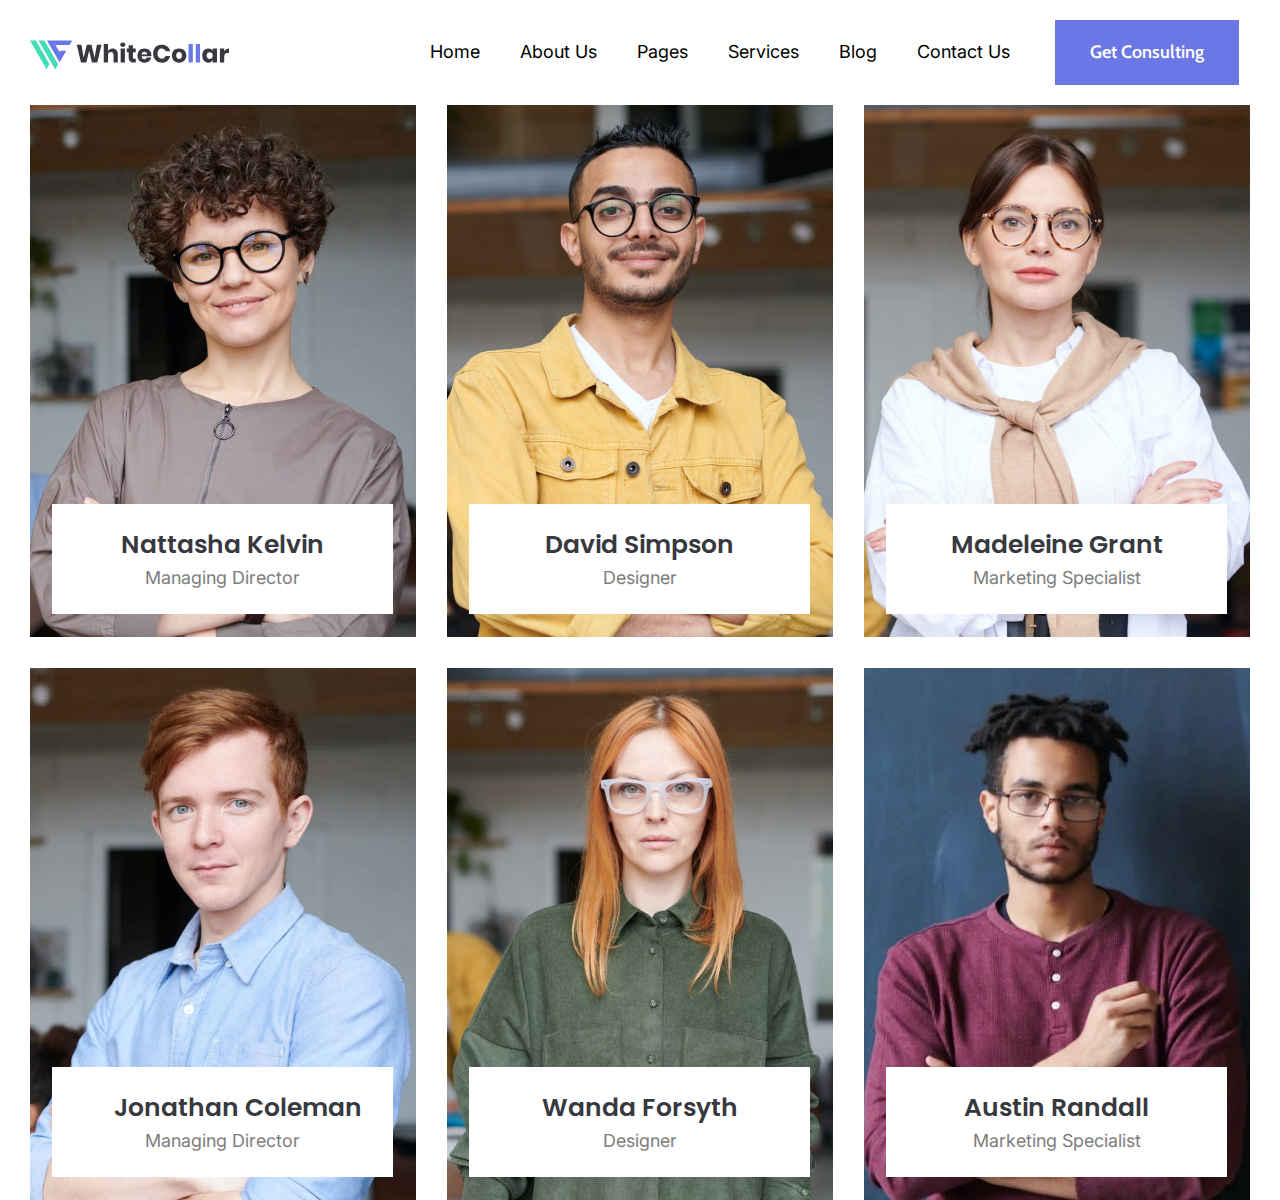
<file: lesson_12/index.html>
<!DOCTYPE html>
<html lang="en">

<head>
	<meta charset="UTF-8">
	<meta name="viewport" content="width=device-width, initial-scale=1.0">
	<link rel="stylesheet" href="css/style.css">
	<title>homework12</title>
</head>

<body>
	<div class="wrapper">
		<header class="header header--fix">
			<div class="header__container">
				<div class="header__logo">
					<img src="img/logo.svg" alt="logo">
				</div>
				<ul class="header__menu menu">
					<li class="menu__item">
						<a href="#" class="menu__link">Home</a>
					</li>
					<li class="menu__item">
						<a href="#" class="menu__link">About Us</a>
						<ul class="sub-menu">
							<li class="sub-menu__item">
								<a href="#" class="sub-menu__link">
									item1
								</a>
								<ul class="menu-sub">
									<li class="menu-sub__item">
										<a href="#" class="menu-sub__link">sub_item</a>
									</li>
									<li class="menu-sub__item">
										<a href="#" class="menu-sub__link">sub_item</a>
									</li>
									<li class="menu-sub__item">
										<a href="#" class="menu-sub__link">sub_item</a>
									</li>
									<li class="menu-sub__item">
										<a href="#" class="menu-sub__link">sub_item</a>
									</li>
								</ul>
							</li>
							<li class="sub-menu__item">
								<a href="#" class="sub-menu__link">
									item2
								</a>
							</li>
							<li class="sub-menu__item">
								<a href="#" class="sub-menu__link">
									item3
								</a>
							</li>
							<li class="sub-menu__item">
								<a href="#" class="sub-menu__link">
									item4
								</a>
							</li>
						</ul>
					</li>
					<li class="menu__item">
						<a href="#" class="menu__link">Pages</a>
					</li>
					<li class="menu__item">
						<a href="#" class="menu__link">Services</a>
					</li>
					<li class="menu__item">
						<a href="#" class="menu__link">Blog</a>
					</li>
					<li class="menu__item">
						<a href="#" class="menu__link">Contact Us</a>
						<ul class="sub-menu">
							<li class="sub-menu__item">
								<a href="#" class="sub-menu__link">
									item1
								</a>
							</li>
							<li class="sub-menu__item">
								<a href="#" class="sub-menu__link">
									item2
								</a>
								<ul class="menu-sub">
									<li class="menu-sub__item">
										<a href="#" class="menu-sub__link">sub-item</a>
									</li>
									<li class="menu-sub__item">
										<a href="#" class="menu-sub__link">sub-item</a>
									</li>
									<li class="menu-sub__item">
										<a href="#" class="menu-sub__link">sub-item</a>
									</li>
									<li class="menu-sub__item">
										<a href="#" class="menu-sub__link">sub-item</a>
									</li>
								</ul>
							</li>
							<li class="sub-menu__item">
								<a href="#" class="sub-menu__link">
									item3
								</a>
							</li>
							<li class="sub-menu__item">
								<a href="#" class="sub-menu__link">
									item4
								</a>
							</li>
						</ul>
				</ul>
				<a href="#" class="header__buttom buttom">Get Consulting</a>
			</div>
		</header>
		<main>
			<div class="chapter">
				<div class="page-block page-block--1">
					<div class="page-content page-content--page">
						<div class="page-imag">
							<img src="img/im1.webp" alt="Nattasha Kelvin">
						</div>
						<div class="page__social social">
							<a href="#" class="social__link">
								<img src="img/insta.svg" alt="instagram">
							</a>
							<a href="#" class="social__link">
								<img src="img/Fb.svg" alt="fb">
							</a>
							<a href="#" class="social__link">
								<img src="img/Twiter.svg" alt="twiter">
							</a>
						</div>
						<div class="page-text">
							<h3 class="page-subtitle">Nattasha Kelvin</h3>
							<p class="page-subtext">Managing Director</p>
						</div>
					</div>
					<div class="page-content page-content--page">
						<div class="page-img">
							<img src="img/Img2.webp" alt="David Simpson">
						</div>
						<div class="page__social social">
							<a href="#" class="social__link">
								<img src="img/insta.svg" alt="instagram">
							</a>
							<a href="#" class="social__link">
								<img src="img/Fb.svg" alt="fb">
							</a>
							<a href="#" class="social__link">
								<img src="img/Twiter.svg" alt="twiter">
							</a>
						</div>
						<div class="page-text">
							<h3 class="page-subtitle">David Simpson</h3>
							<p class="page-subtext">Designer</p>
						</div>
					</div>
					<div class="page-content page-content--page">
						<div class="page-img">
							<img src="img/Img3.webp" alt="Madeleine Grant">
						</div>
						<div class="page__social social">
							<a href="#" class="social__link">
								<img src="img/insta.svg" alt="instagram">
							</a>
							<a href="#" class="social__link">
								<img src="img/Fb.svg" alt="fb">
							</a>
							<a href="#" class="social__link">
								<img src="img/Twiter.svg" alt="twiter">
							</a>
						</div>
						<div class="page-text">
							<h3 class="page-subtitle">Madeleine Grant</h3>
							<p class="page-subtext">Marketing Specialist</p>
						</div>
					</div>
				</div>
				<div class="page-block page-block--2">
					<div class="page-content page-content--page">
						<div class="page-img">
							<img src="img/Img4.webp" alt="Jonathan Coleman">
						</div>
						<div class="page__social social">
							<a href="#" class="social__link">
								<img src="img/insta.svg" alt="instagram">
							</a>
							<a href="#" class="social__link">
								<img src="img/Fb.svg" alt="fb">
							</a>
							<a href="#" class="social__link">
								<img src="img/Twiter.svg" alt="twiter">
							</a>
						</div>
						<div class="page-text">
							<h3 class="page-subtitle">Jonathan Coleman<h3>
									<p class="page-subtext">Managing Director</p>
						</div>
					</div>
					<div class="page-content page-content--page">
						<div class="page-img">
							<img src="img/Img5.webp" alt="Wanda Forsyth">
						</div>
						<div class="page__social social">
							<a href="#" class="social__link">
								<img src="img/insta.svg" alt="instagram">
							</a>
							<a href="#" class="social__link">
								<img src="img/Fb.svg" alt="fb">
							</a>
							<a href="#" class="social__link">
								<img src="img/Twiter.svg" alt="twiter">
							</a>
						</div>
						<div class="page-text">
							<h3 class="page-subtitle">Wanda Forsyth</h3>
							<p class="page-subtext">Designer</p>
						</div>
					</div>
					<div class="page-content page-content--page">
						<div class="page-img">
							<img src="img/Img6.webp" alt="Austin Randall">
						</div>
						<div class="page__social social">
							<a href="#" class="social__link">
								<img src="img/insta.svg" alt="instagram">
							</a>
							<a href="#" class="social__link">
								<img src="img/Fb.svg" alt="fb">
							</a>
							<a href="#" class="social__link">
								<img src="img/Twiter.svg" alt="twiter">
							</a>
						</div>
						<div class="page-text">
							<h3 class="page-subtitle">Austin Randall</h3>
							<p class="page-subtext">Marketing Specialist</p>
						</div>
					</div>
				</div>
			</div>
		</main>
		<footer>

		</footer>
	</div>
</body>

</html>
</file>
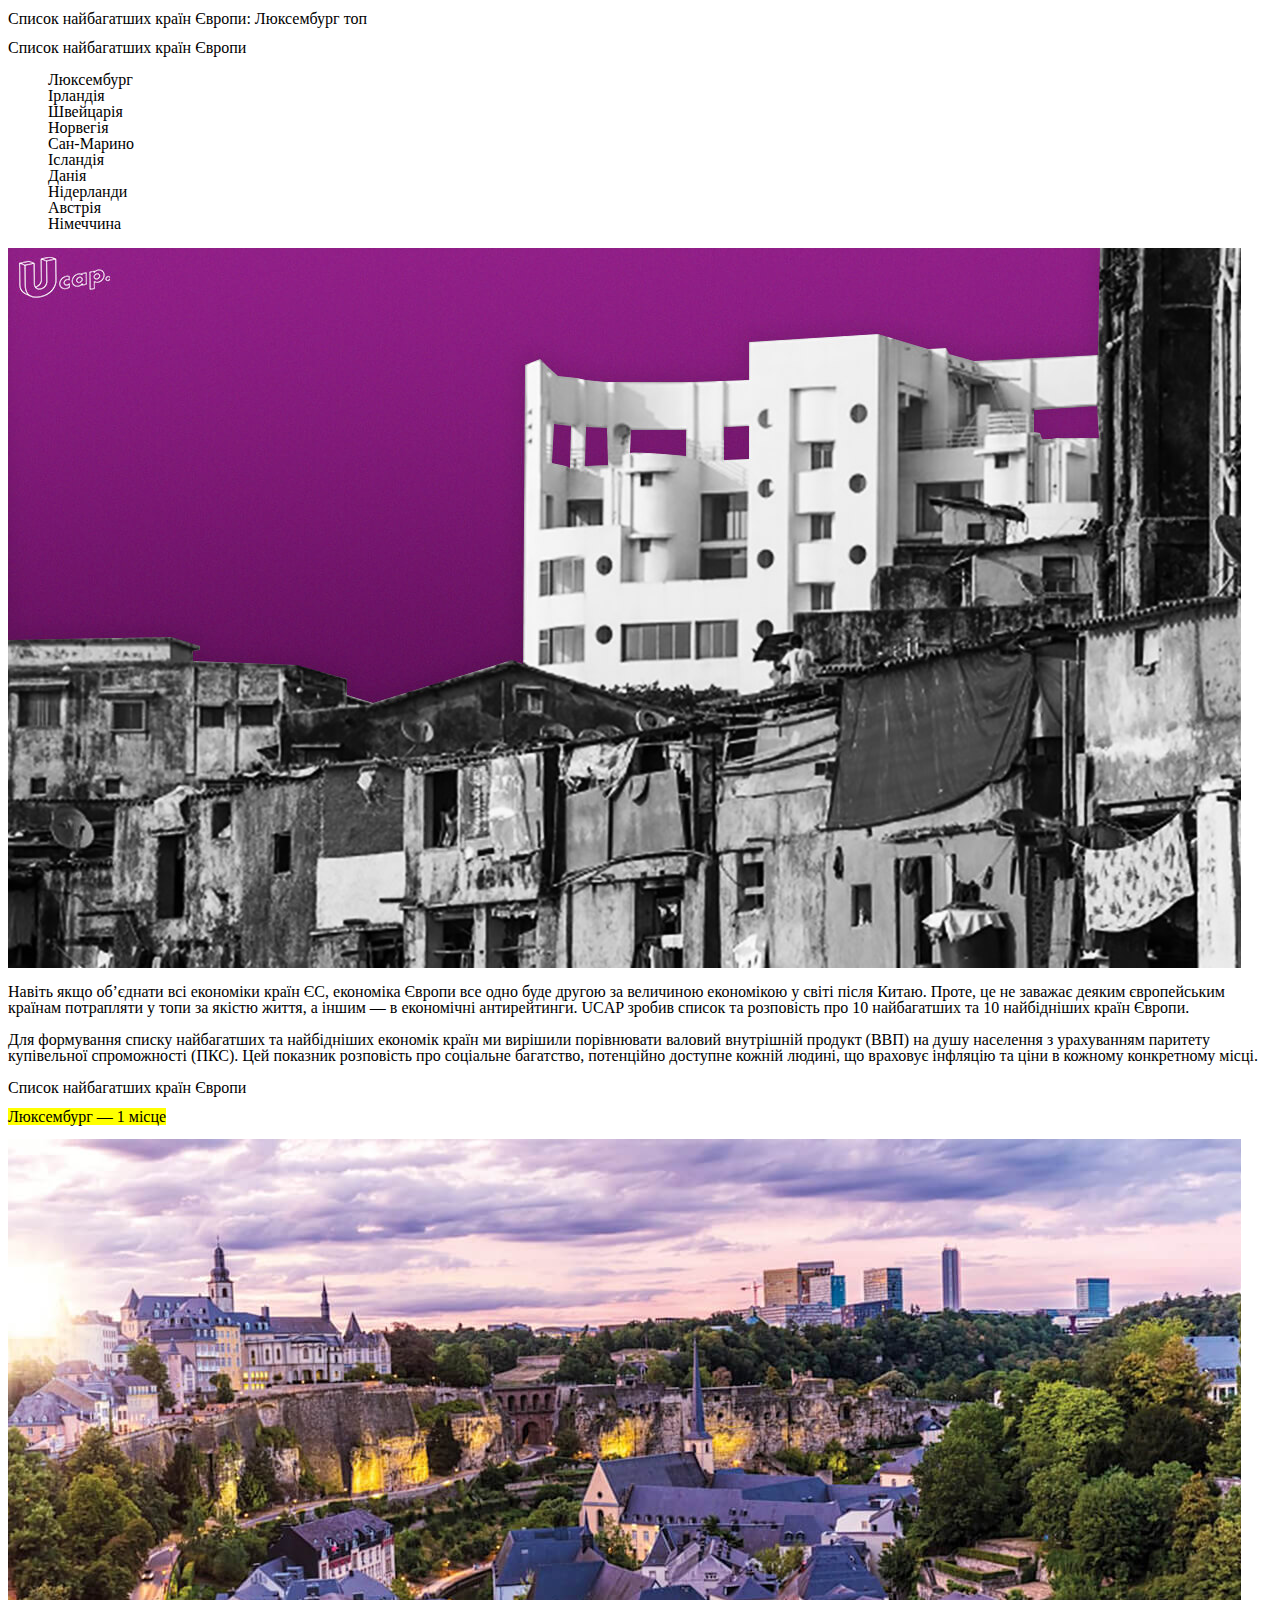
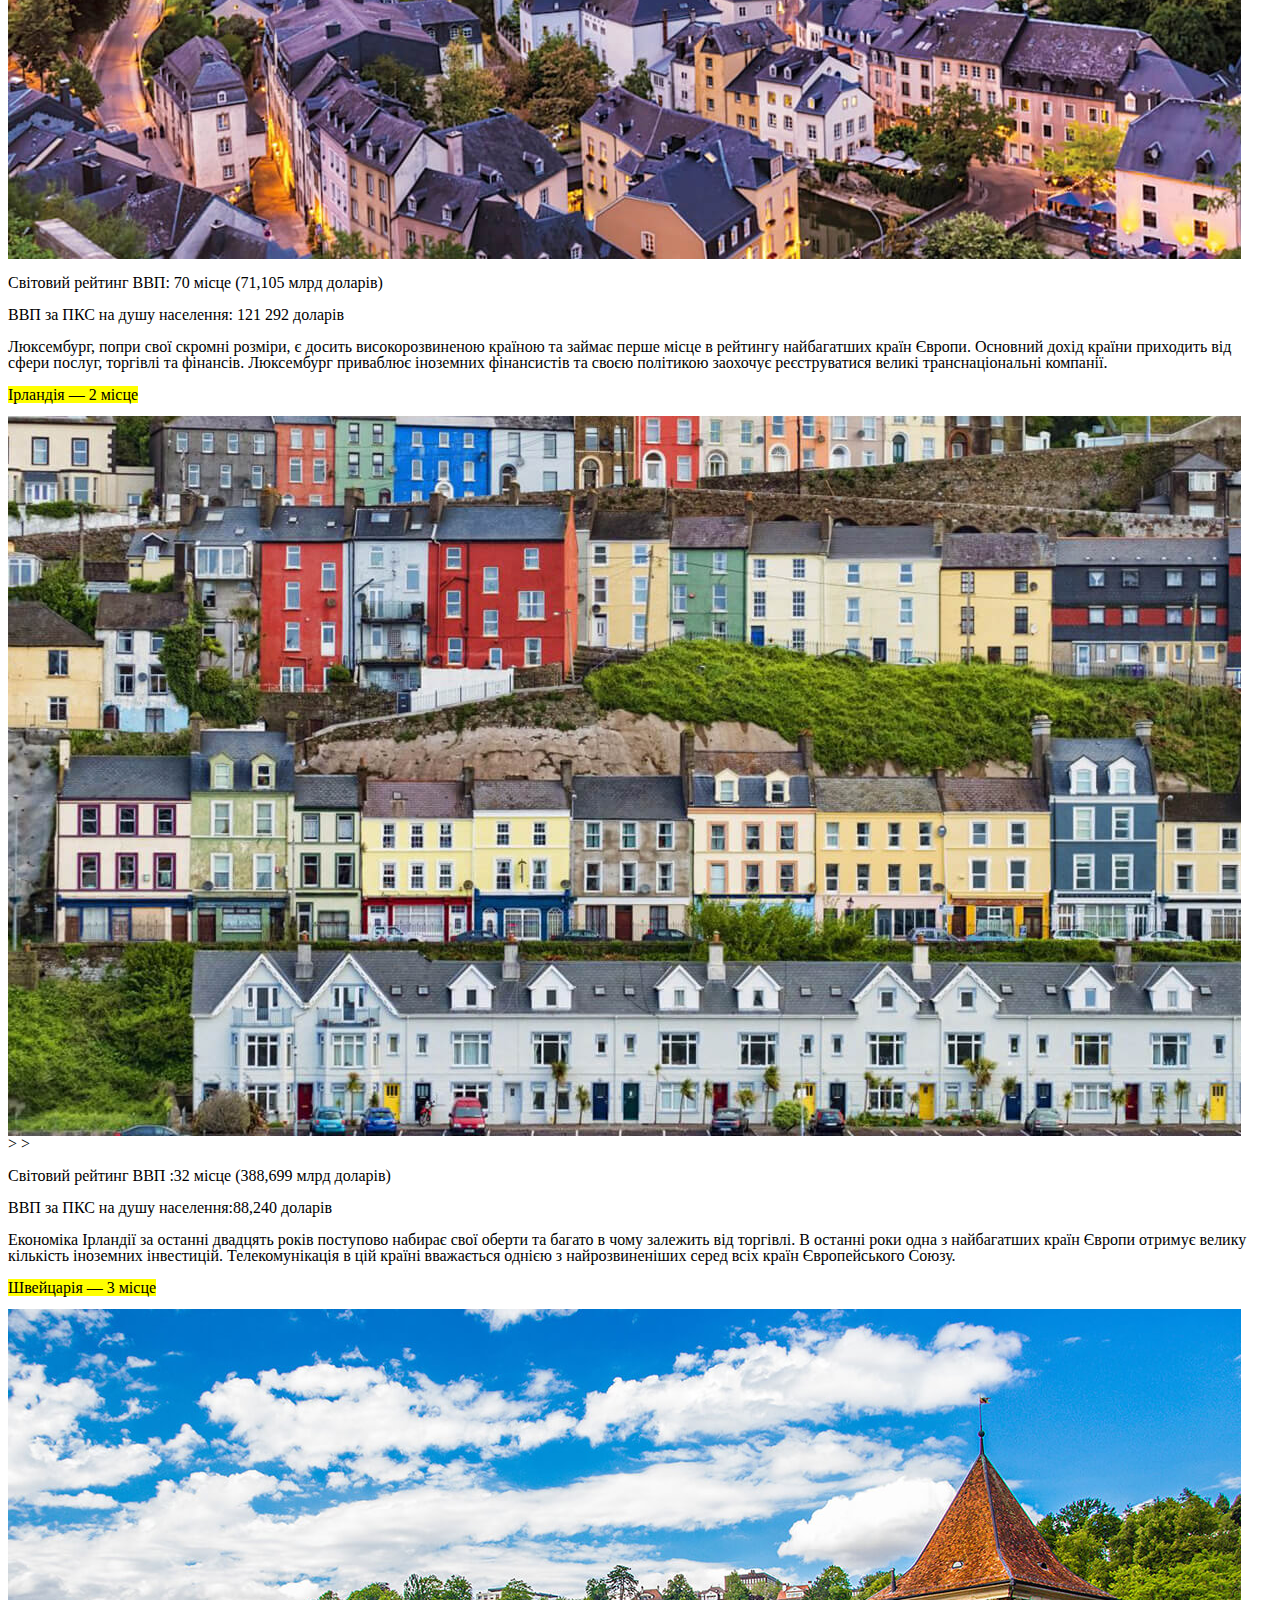
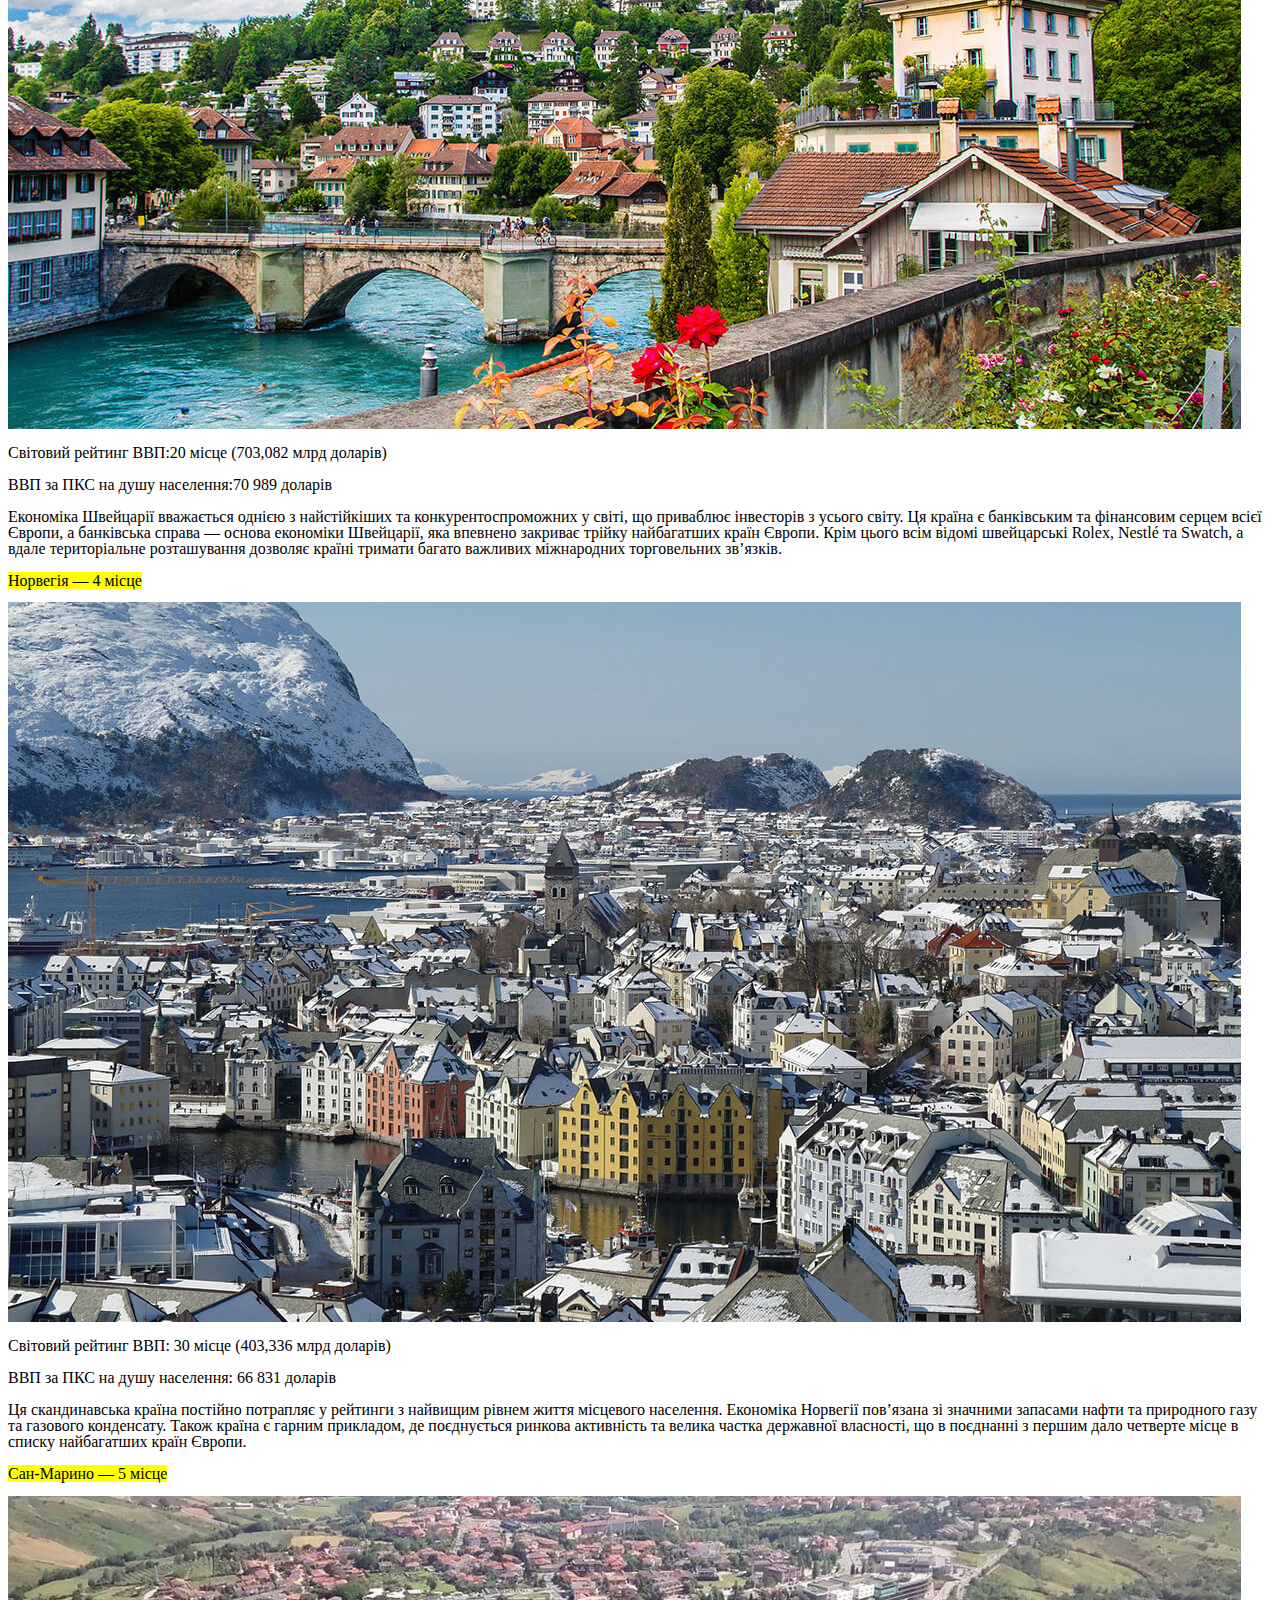
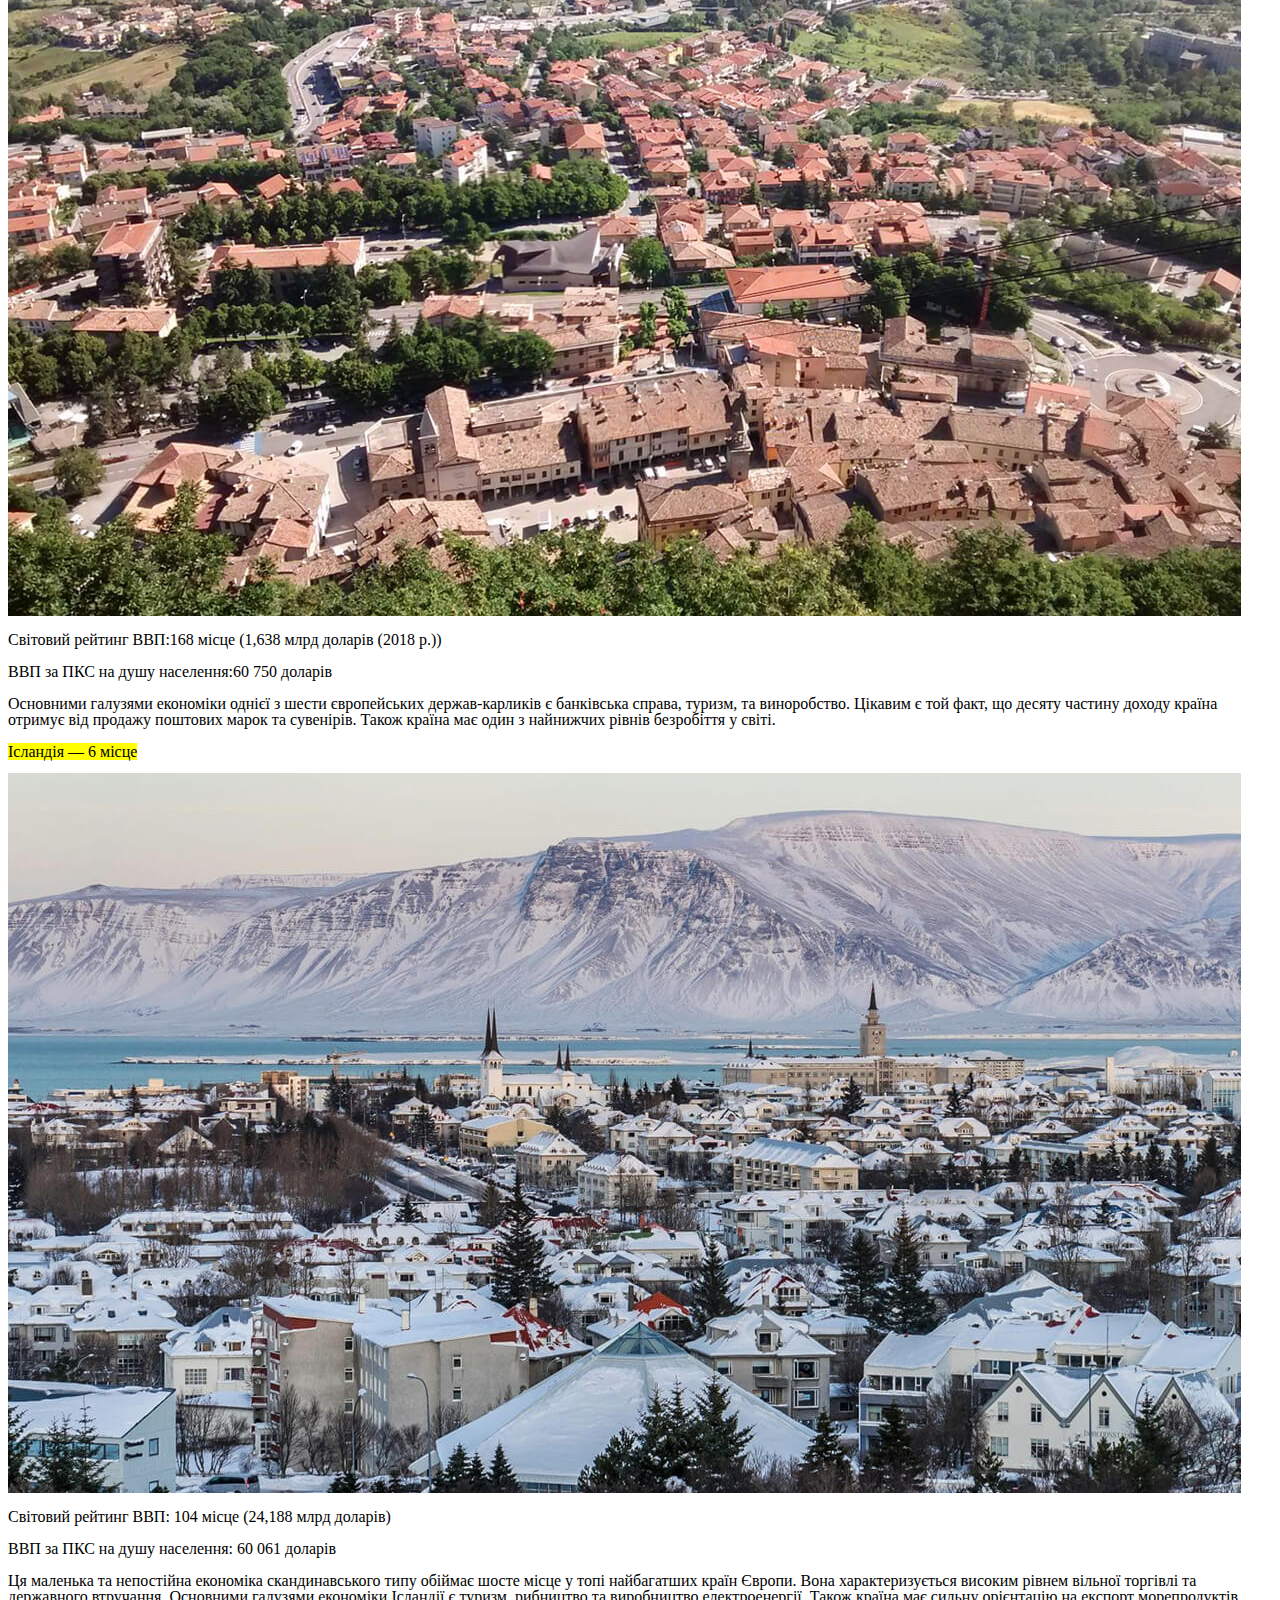
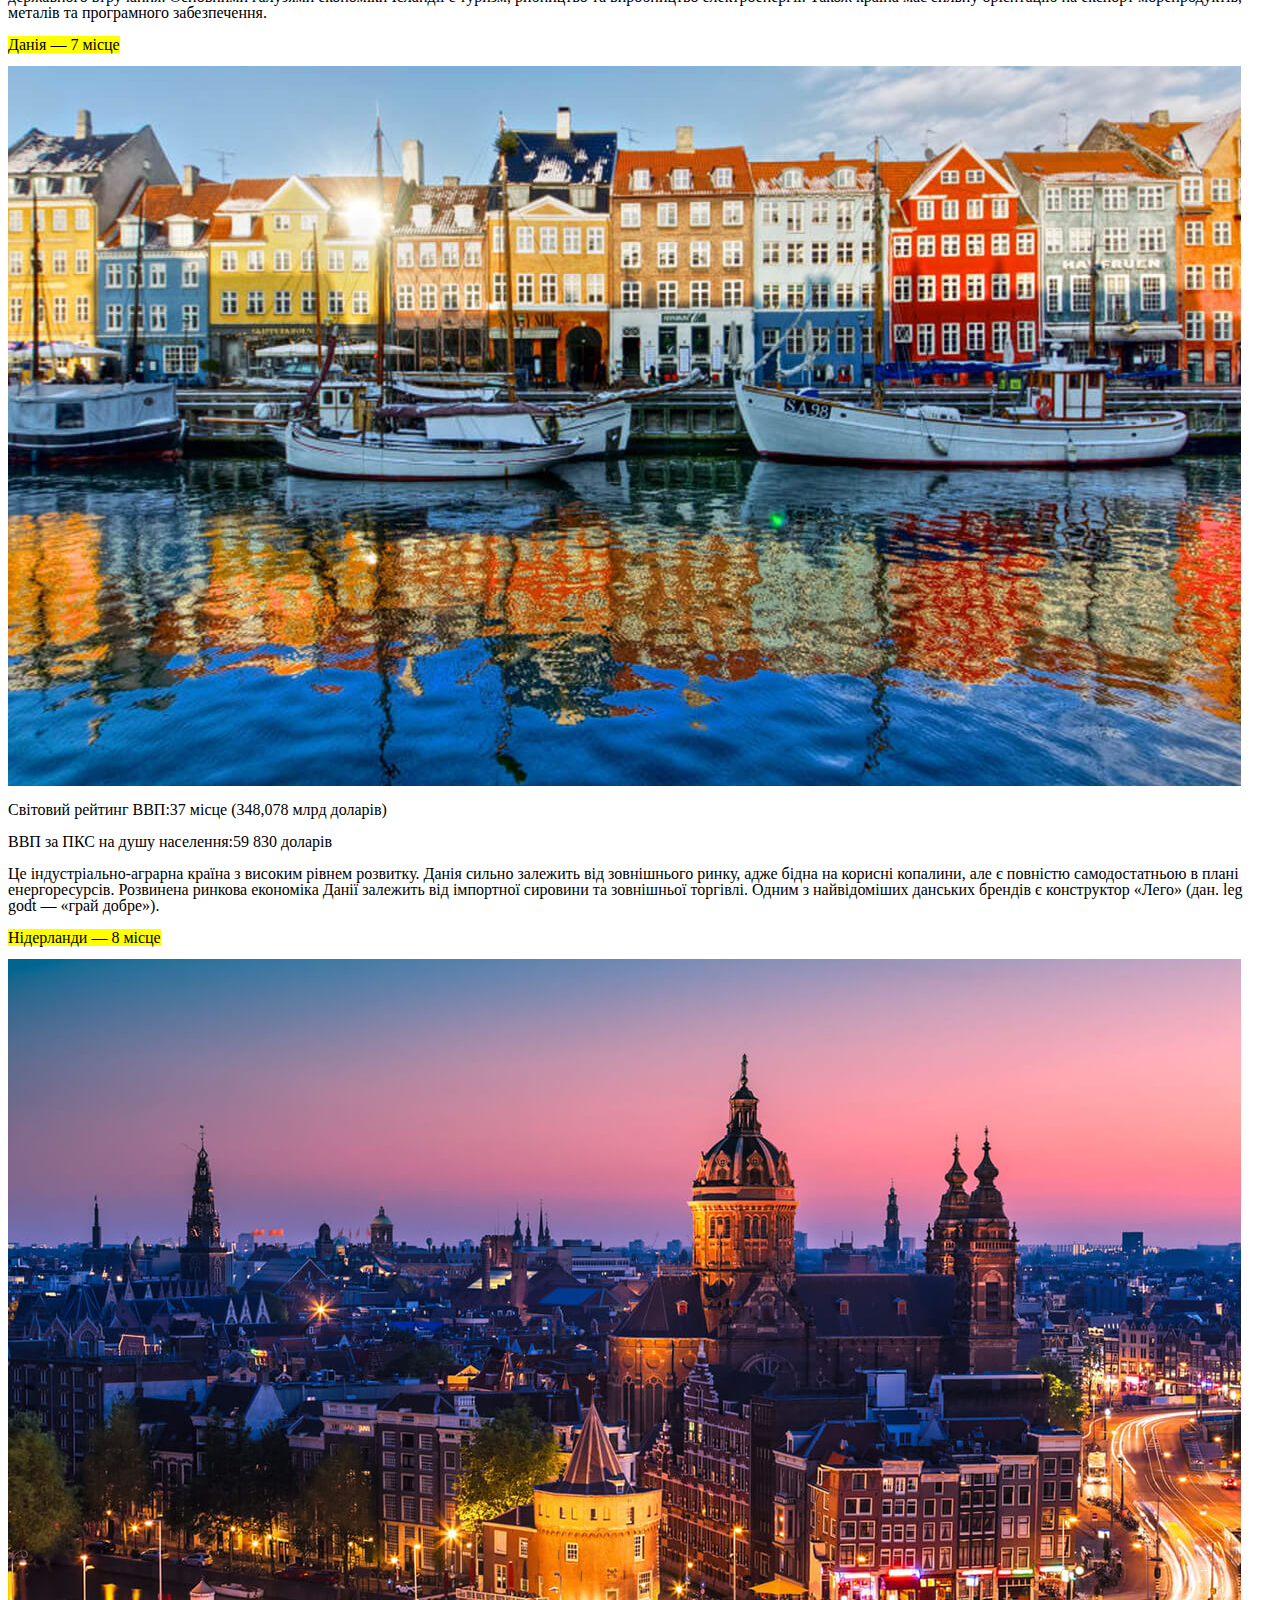
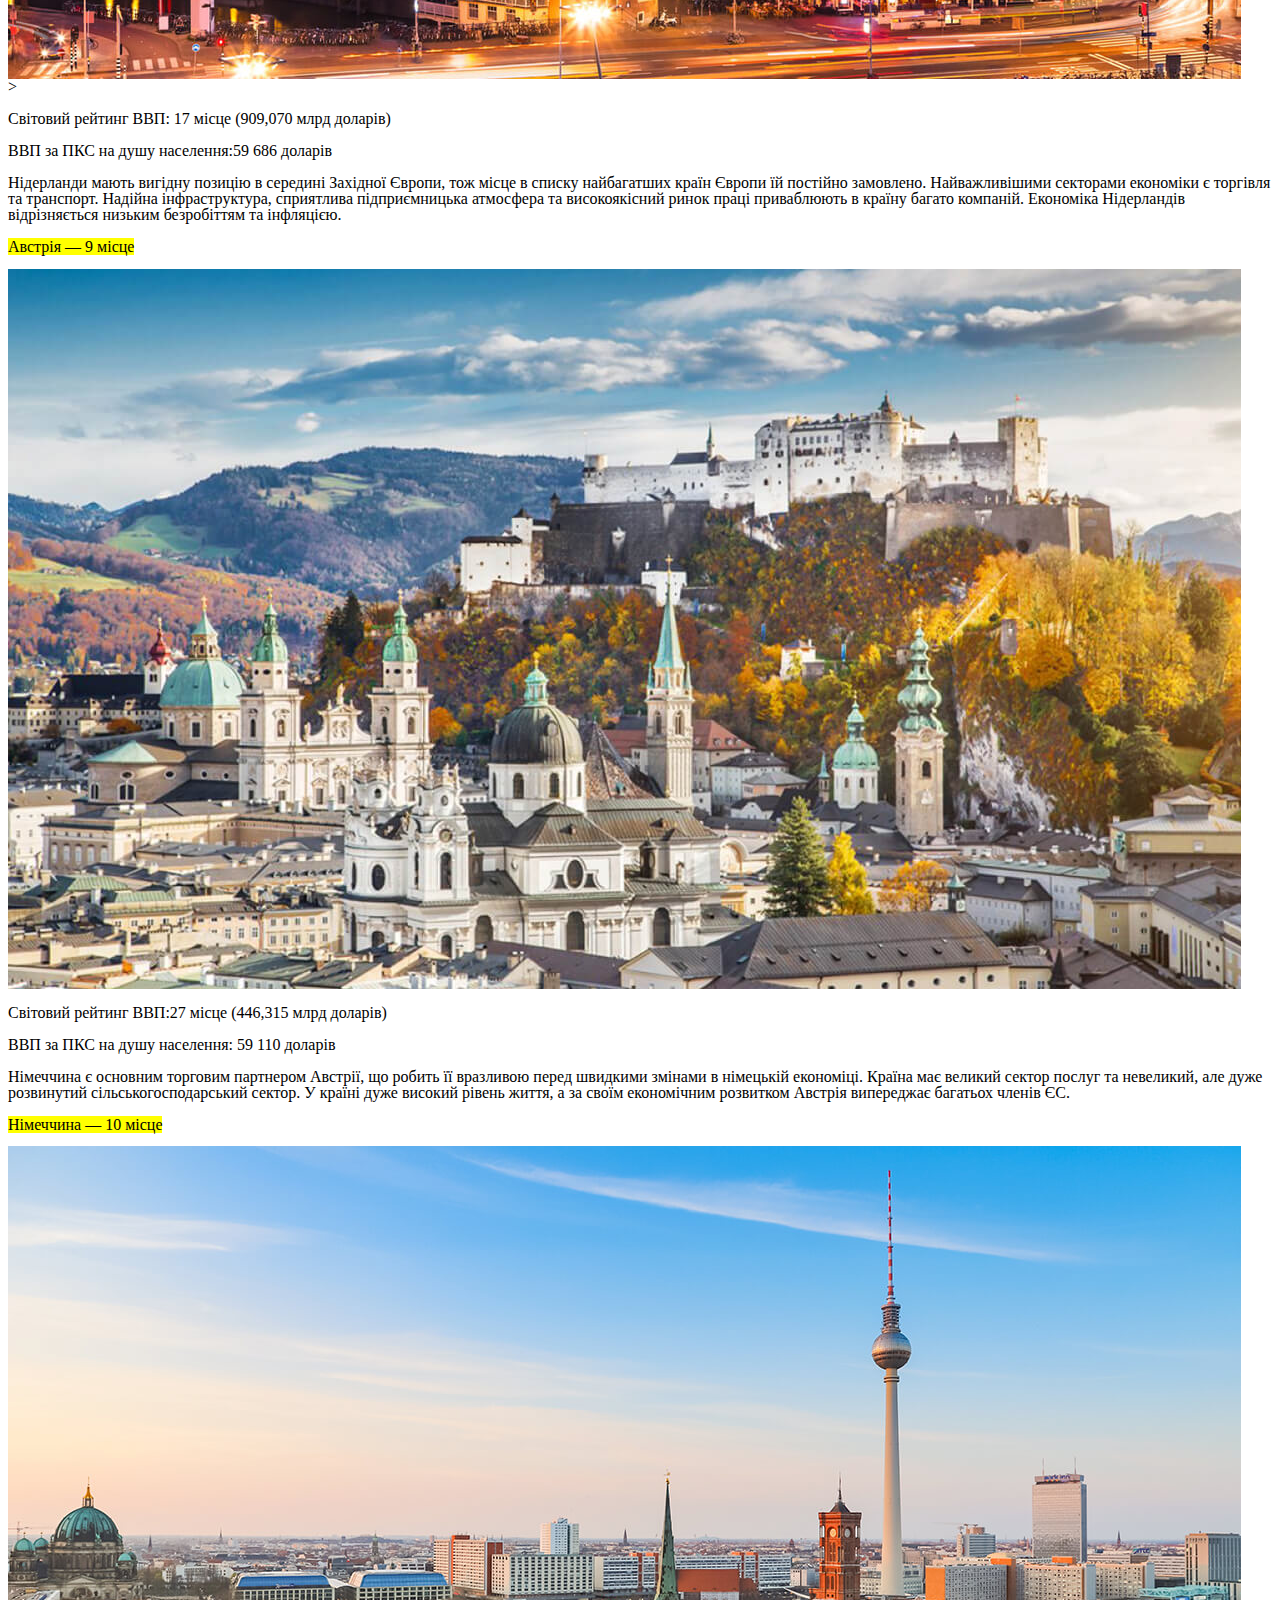
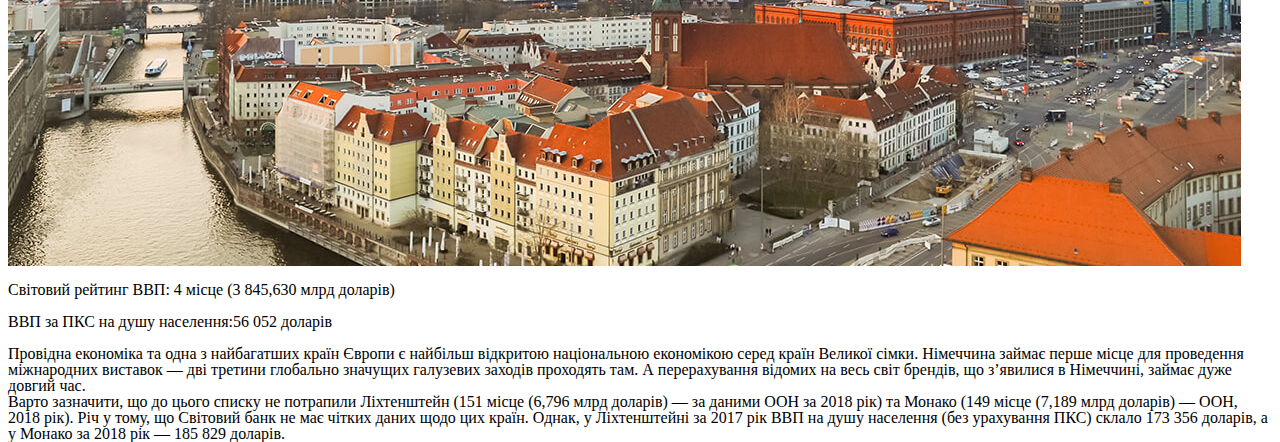
<file: lesson_3/index.html>
<!DOCTYPE html>
<html lang="uk">

<head>
	<meta charset="UTF-8">
	<meta name="viewport" content="width=device-width, initial-scale=1.0">
	<link rel="stylesheet" href="css/style.css">
	<title>Homer work 3</title>
</head>

<body>
	<header>
		<div class="title block">
			<div class="title">
				<h1>Список найбагатших країн Європи: Люксембург топ</h1>
			</div>
			<div class="title-list-rich">
				<h2>Список найбагатших країн Європи</h2>
			</div>
			<ol>
				<li>
					<a href="#some-uniq-id-1">Люксембург</a>
				</li>
				<li>
					<a href="#some-uniq-id-2">Ірландія</a>
				</li>
				<li>
					<a href="#some-uniq-id-3">Швейцарія</a>
				</li>
				<li>
					<a href="#some-uniq-id-4">Норвегія</a>
				</li>
				<li>
					<a href="#some-uniq-id-5">Сан-Марино</a>
				</li>
				<li>
					<a href="#some-uniq-id-6">Ісландія</a>
				</li>
				<li>
					<a href="#some-uniq-id-7">Данія</a>
				</li>
				<li>
					<a href="#some-uniq-id-8">Нідерланди</a>
				</li>
				<li>
					<a href="#some-uniq-id-9">Австрія</a>
				</li>
				<li>
					<a href="#some-uniq-id-10">Німеччина</a>
				</li>
			</ol>
			<div class="rich-counrty">
				<img src="img/1.jpg" alt="#">
			</div>
			<div>
				<p>
					Навіть якщо об’єднати всі економіки країн ЄС, економіка Європи все одно буде другою за величиною економікою у світі після Китаю. Проте, це не заважає деяким європейським країнам потрапляти у топи за якістю життя, а іншим — в економічні антирейтинги. UCAP зробив список та розповість про 10 найбагатших та 10 найбідніших країн Європи.
				</p>
				<p>
					Для формування списку найбагатших та найбідніших економік країн ми вирішили порівнювати валовий внутрішній продукт (ВВП) на душу населення з урахуванням паритету купівельної спроможності (ПКС). Цей показник розповість про соціальне багатство, потенційно доступне кожній людині, що враховує інфляцію та ціни в кожному конкретному місці.
				</p>
			</div>
		</div>
	</header>
	<main>
		<div class="text-title">
			<h2>Список найбагатших країн Європи</h2>
		</div>
		<div class="text">
			<h2><mark>Люксембург — 1 місце</mark></h2>
			<a target="_blank" title="Люксембург" href="https://uk.wikipedia.org/wiki/%D0%9B%D1%8E%D0%BA%D1%81%D0%B5%D0%BC%D0%B1%D1%83%D1%80%D0%B3">
				<div>
					<img src="img/l1.jpg" alt="Джерело фото: Fieldfisher" id="some-uniq-id-1">
				</div>
			</a>
			<p><span>Світовий рейтинг ВВП:</span> 70 місце (71,105 млрд доларів)</p>
			<p><span>ВВП за ПКС на душу населення:</span> 121 292 доларів</p>
			<p>
				Люксембург, попри свої скромні розміри, є досить високорозвиненою країною та займає перше місце в рейтингу найбагатших країн Європи. Основний дохід країни приходить від сфери послуг, торгівлі та фінансів. Люксембург приваблює іноземних фінансистів та своєю політикою заохочує реєструватися великі транснаціональні компанії.
			</p>
		</div>
		<div class="text">
			<h2><mark>Ірландія — 2 місце</mark></h2>
			<a target="_blank" title="Ірландія" href="https://uk.wikipedia.org/wiki/%D0%86%D1%80%D0%BB%D0%B0%D0%BD%D0%B4%D1%96%D1%8F">
				<div>
					<img src="img/2.jpg" alt="Джерело фото: Jetsetter" id="some-uniq-id-2">
				</div>>
			</a>>
			<p><span>Світовий рейтинг ВВП :</span>32 місце (388,699 млрд доларів)</p>
			<p><span>ВВП за ПКС на душу населення:</span>88,240 доларів</p>
			<p>Економіка Ірландії за останні двадцять років поступово набирає свої оберти та багато в чому залежить від торгівлі. В останні роки одна з найбагатших країн Європи отримує велику кількість іноземних інвестицій. Телекомунікація в цій країні вважається однією з найрозвиненіших серед всіх країн Європейського Союзу.</p>
		</div>
		<div class="text">
			<h2><mark>Швейцарія — 3 місце</mark></h2>
			<a target="_blank" title="Швейцарія" href="https://uk.wikipedia.org/wiki/%D0%A8%D0%B2%D0%B5%D0%B9%D1%86%D0%B0%D1%80%D1%96%D1%8F">
				<div>
					<img src="img/3.jpg" alt="Джерело фото: Jetsetter" id="some-uniq-id-3">
				</div>
			</a>
			<p><span>Світовий рейтинг ВВП:</span>20 місце (703,082 млрд доларів)</p>
			<p><span>ВВП за ПКС на душу населення:</span>70 989 доларів</p>
			<p>Економіка Швейцарії вважається однією з найстійкіших та конкурентоспроможних у світі, що приваблює інвесторів з усього світу. Ця країна є банківським та фінансовим серцем всієї Європи, а банківська справа — основа економіки Швейцарії, яка впевнено закриває трійку найбагатших країн Європи. Крім цього всім відомі швейцарські Rolex, Nestlé та Swatch, а вдале територіальне розташування дозволяє країні тримати багато важливих міжнародних торговельних зв’язків.</p>
		</div>
		<div class="text">
			<h2><mark>Норвегія — 4 місце</mark></h2>
			<a target="_blank" title="Норвегія" href="https://uk.wikipedia.org/wiki/%D0%9D%D0%BE%D1%80%D0%B2%D0%B5%D0%B3%D1%96%D1%8F">
				<div>
					<img src="img/4.jpg" alt="Джерело фото: Scandinavia Only" id="some-uniq-id-4">
				</div>
			</a>
			<p><span>Світовий рейтинг ВВП: </span>30 місце (403,336 млрд доларів)</p>
			<p><span>ВВП за ПКС на душу населення: </span>66 831 доларів</p>
			<p>Ця скандинавська країна постійно потрапляє у рейтинги з найвищим рівнем життя місцевого населення. Економіка Норвегії пов’язана зі значними запасами нафти та природного газу та газового конденсату. Також країна є гарним прикладом, де поєднується ринкова активність та велика частка державної власності, що в поєднанні з першим дало четверте місце в списку найбагатших країн Європи.</p>
		</div>
		<div class="text">
			<h2><mark>Сан-Марино — 5 місце</mark></h2>
			<a target="_blank" title="Сан-Марино" href="https://uk.wikipedia.org/wiki/%D0%A1%D0%B0%D0%BD-%D0%9C%D0%B0%D1%80%D0%B8%D0%BD%D0%BE">
				<div>
					<img src="img/5.jpg" alt="Джерело фото: Wikipedia" id="some-uniq-id-5">
				</div>
			</a>
			<p><span>Світовий рейтинг ВВП:</span>168 місце (1,638 млрд доларів (2018 р.))</p>
			<p><span>ВВП за ПКС на душу населення:</span>60 750 доларів</p>
			<p>Основними галузями економіки однієї з шести європейських держав-карликів є банківська справа, туризм, та виноробство. Цікавим є той факт, що десяту частину доходу країна отримує від продажу поштових марок та сувенірів. Також країна має один з найнижчих рівнів безробіття у світі.</p>
		</div>
		<div class="text">
			<h2><mark>Ісландія — 6 місце</mark></h2>
			<a target="_blank" title="Ісландія" href="https://uk.wikipedia.org/wiki/%D0%86%D1%81%D0%BB%D0%B0%D0%BD%D0%B4%D1%96%D1%8F">
				<div>
					<img src="img/6.jpg" alt="Джерело фото: The Times" id="some-uniq-id-6">
				</div>
			</a>
			<p><span>Світовий рейтинг ВВП: </span>104 місце (24,188 млрд доларів)</p>
			<p><span>ВВП за ПКС на душу населення: </span>60 061 доларів</p>
			<p>Ця маленька та непостійна економіка скандинавського типу обіймає шосте місце у топі найбагатших країн Європи. Вона характеризується високим рівнем вільної торгівлі та державного втручання. Основними галузями економіки Ісландії є туризм, рибництво та виробництво електроенергії. Також країна має сильну орієнтацію на експорт морепродуктів, металів та програмного забезпечення.</p>
		</div>
		<div class="text">
			<h2><mark>Данія — 7 місце</mark></h2>
			<a target="_blank" title="Данія" href="https://uk.wikipedia.org/wiki/%D0%94%D0%B0%D0%BD%D1%96%D1%8F">
				<div>
					<img src="img/7.jpg" alt="Джерело фото: CNN" id="some-uniq-id-7">
				</div>
			</a>
			<p><span>Світовий рейтинг ВВП:</span>37 місце (348,078 млрд доларів)</p>
			<p><span>ВВП за ПКС на душу населення:</span>59 830 доларів</p>
			<p>Це індустріально-аграрна країна з високим рівнем розвитку. Данія сильно залежить від зовнішнього ринку, адже бідна на корисні копалини, але є повністю самодостатньою в плані енергоресурсів. Розвинена ринкова економіка Данії залежить від імпортної сировини та зовнішньої торгівлі. Одним з найвідоміших данських брендів є конструктор «Лего» (дан. leg godt — «грай добре»).</p>
		</div>
		<div class="text">
			<h2><mark>Нідерланди — 8 місце</mark></h2>
			<a target="_blank" title="Нідерланди" href="https://uk.wikipedia.org/wiki/%D0%9D%D1%96%D0%B4%D0%B5%D1%80%D0%BB%D0%B0%D0%BD%D0%B4%D0%B8">
				<div>
					<img src="img/8.jpg" alt="Джерело фото: Singularity Hub" id="some-uniq-id-8">
				</div>>
			</a>
			<p><span>Світовий рейтинг ВВП: </span>17 місце (909,070 млрд доларів)</p>
			<p><span>ВВП за ПКС на душу населення:</span>59 686 доларів</p>
			<p>Нідерланди мають вигідну позицію в середині Західної Європи, тож місце в списку найбагатших країн Європи їй постійно замовлено. Найважливішими секторами економіки є торгівля та транспорт. Надійна інфраструктура, сприятлива підприємницька атмосфера та високоякісний ринок праці приваблюють в країну багато компаній. Економіка Нідерландів відрізняється низьким безробіттям та інфляцією.</p>
		</div>
		<div class="text">
			<h2><mark>Австрія — 9 місце</mark></h2>
			<a target="_blank" title="Австрія" href="https://uk.wikipedia.org/wiki/%D0%90%D0%B2%D1%81%D1%82%D1%80%D1%96%D1%8F">
				<div>
					<img src="img/9.jpg" alt="Джерело фото: Travelocity" id="some-uniq-id-9">
				</div>
			</a>
			<p><span>Світовий рейтинг ВВП:</span>27 місце (446,315 млрд доларів)</p>
			<p><span>ВВП за ПКС на душу населення: </span>59 110 доларів</p>
			<p>Німеччина є основним торговим партнером Австрії, що робить її вразливою перед швидкими змінами в німецькій економіці. Країна має великий сектор послуг та невеликий, але дуже розвинутий сільськогосподарський сектор. У країні дуже високий рівень життя, а за своїм економічним розвитком Австрія випереджає багатьох членів ЄС.</p>
		</div>
		<div class="txt">
			<h2><mark>Німеччина — 10 місце</mark></h2>
			<a target="_blank" title="Німеччина" href="https://uk.wikipedia.org/wiki/%D0%9D%D1%96%D0%BC%D0%B5%D1%87%D1%87%D0%B8%D0%BD%D0%B0">
				<div>
					<img src="img/10.jpg" alt="Джерело фото: Wikipedia" id="some-uniq-id-10">
				</div>
			</a>
			<p><span>Світовий рейтинг ВВП: </span>4 місце (3 845,630 млрд доларів)</p>
			<p><span>ВВП за ПКС на душу населення:</span>56 052 доларів</p>
			<p>Провідна економіка та одна з найбагатших країн Європи є найбільш відкритою національною економікою серед країн Великої сімки. Німеччина займає перше місце для проведення міжнародних виставок — дві третини глобально значущих галузевих заходів проходять там. А перерахування відомих на весь світ брендів, що з’явилися в Німеччині, займає дуже довгий час.<br>
				Варто зазначити, що до цього списку не потрапили Ліхтенштейн (151 місце (6,796 млрд доларів) — за даними ООН за 2018 рік) та Монако (149 місце (7,189 млрд доларів) — ООН, 2018 рік). Річ у тому, що Світовий банк не має чітких даних щодо цих країн. Однак, у Ліхтенштейні за 2017 рік ВВП на душу населення (без урахування ПКС) склало 173 356 доларів, а у Монако за 2018 рік — 185 829 доларів.</p>
		</div>
	</main>
	<footer>
	</footer>
</body>

</html>
</file>
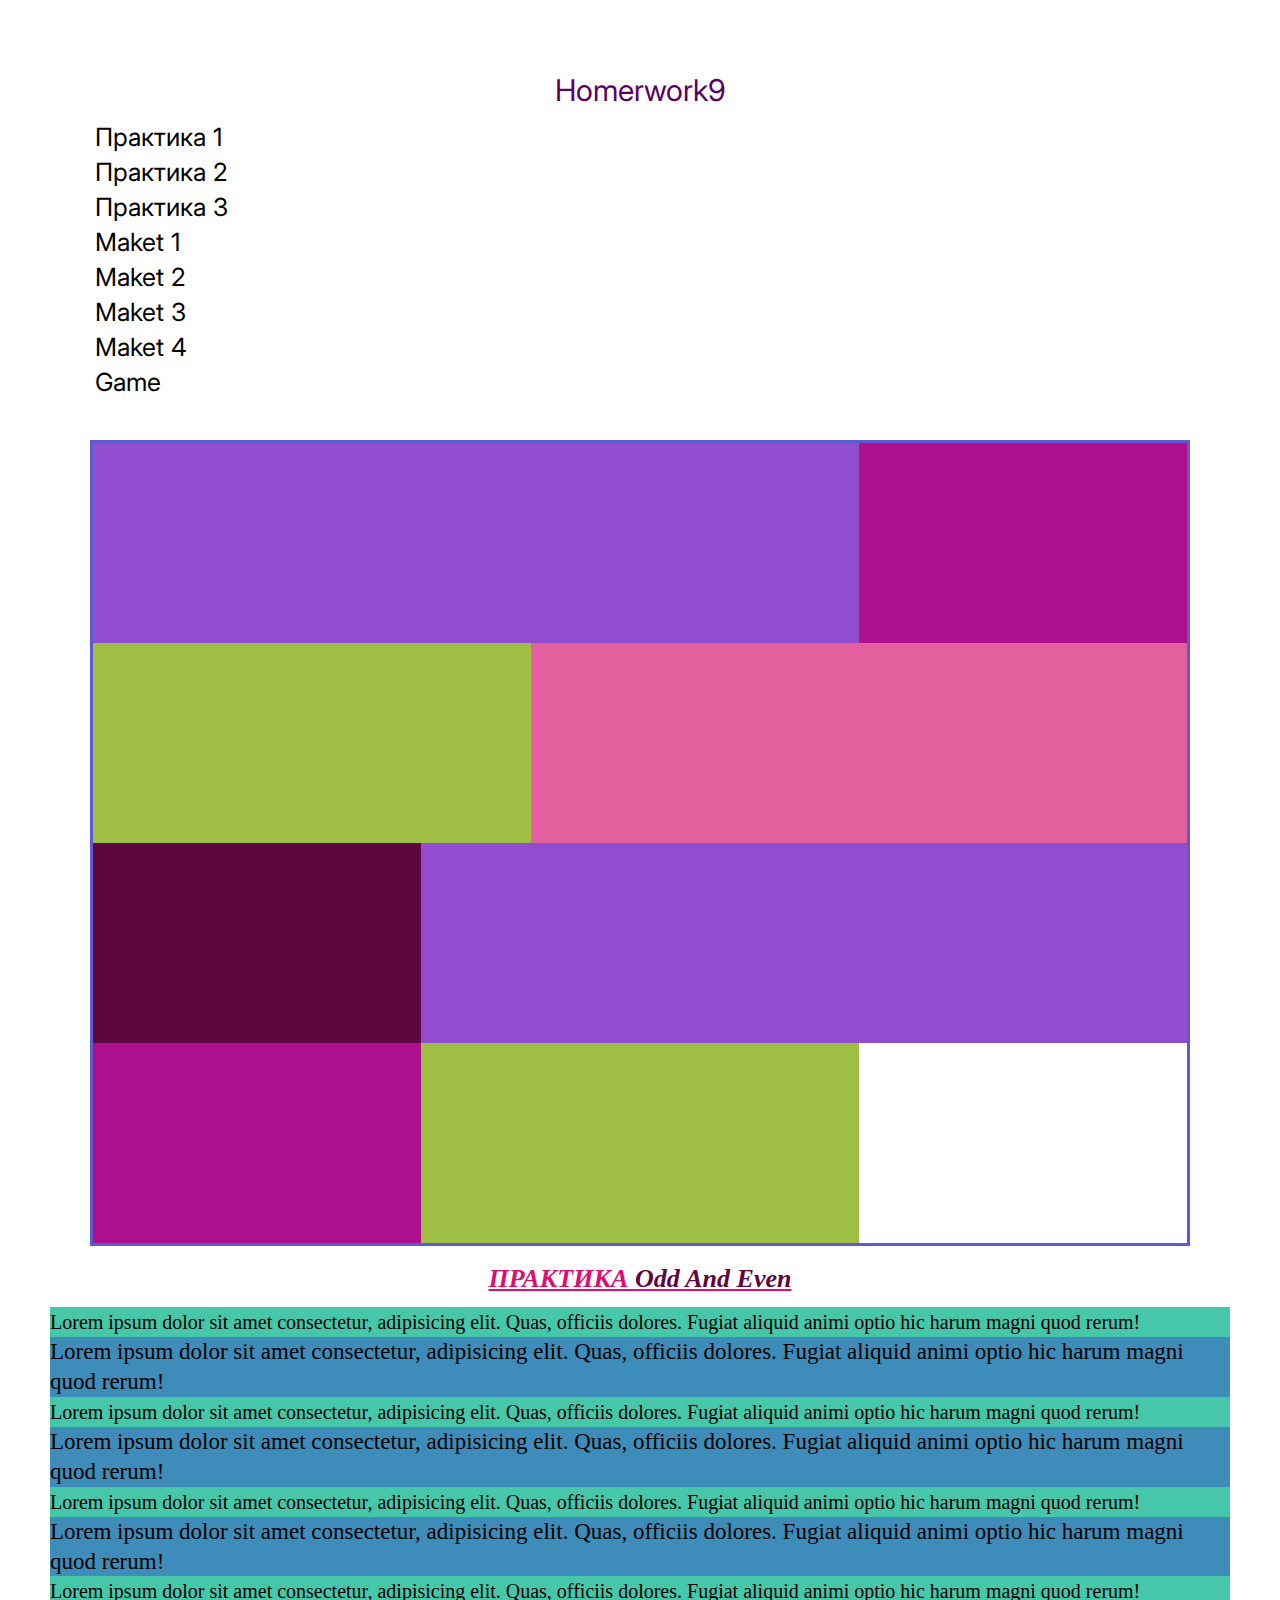
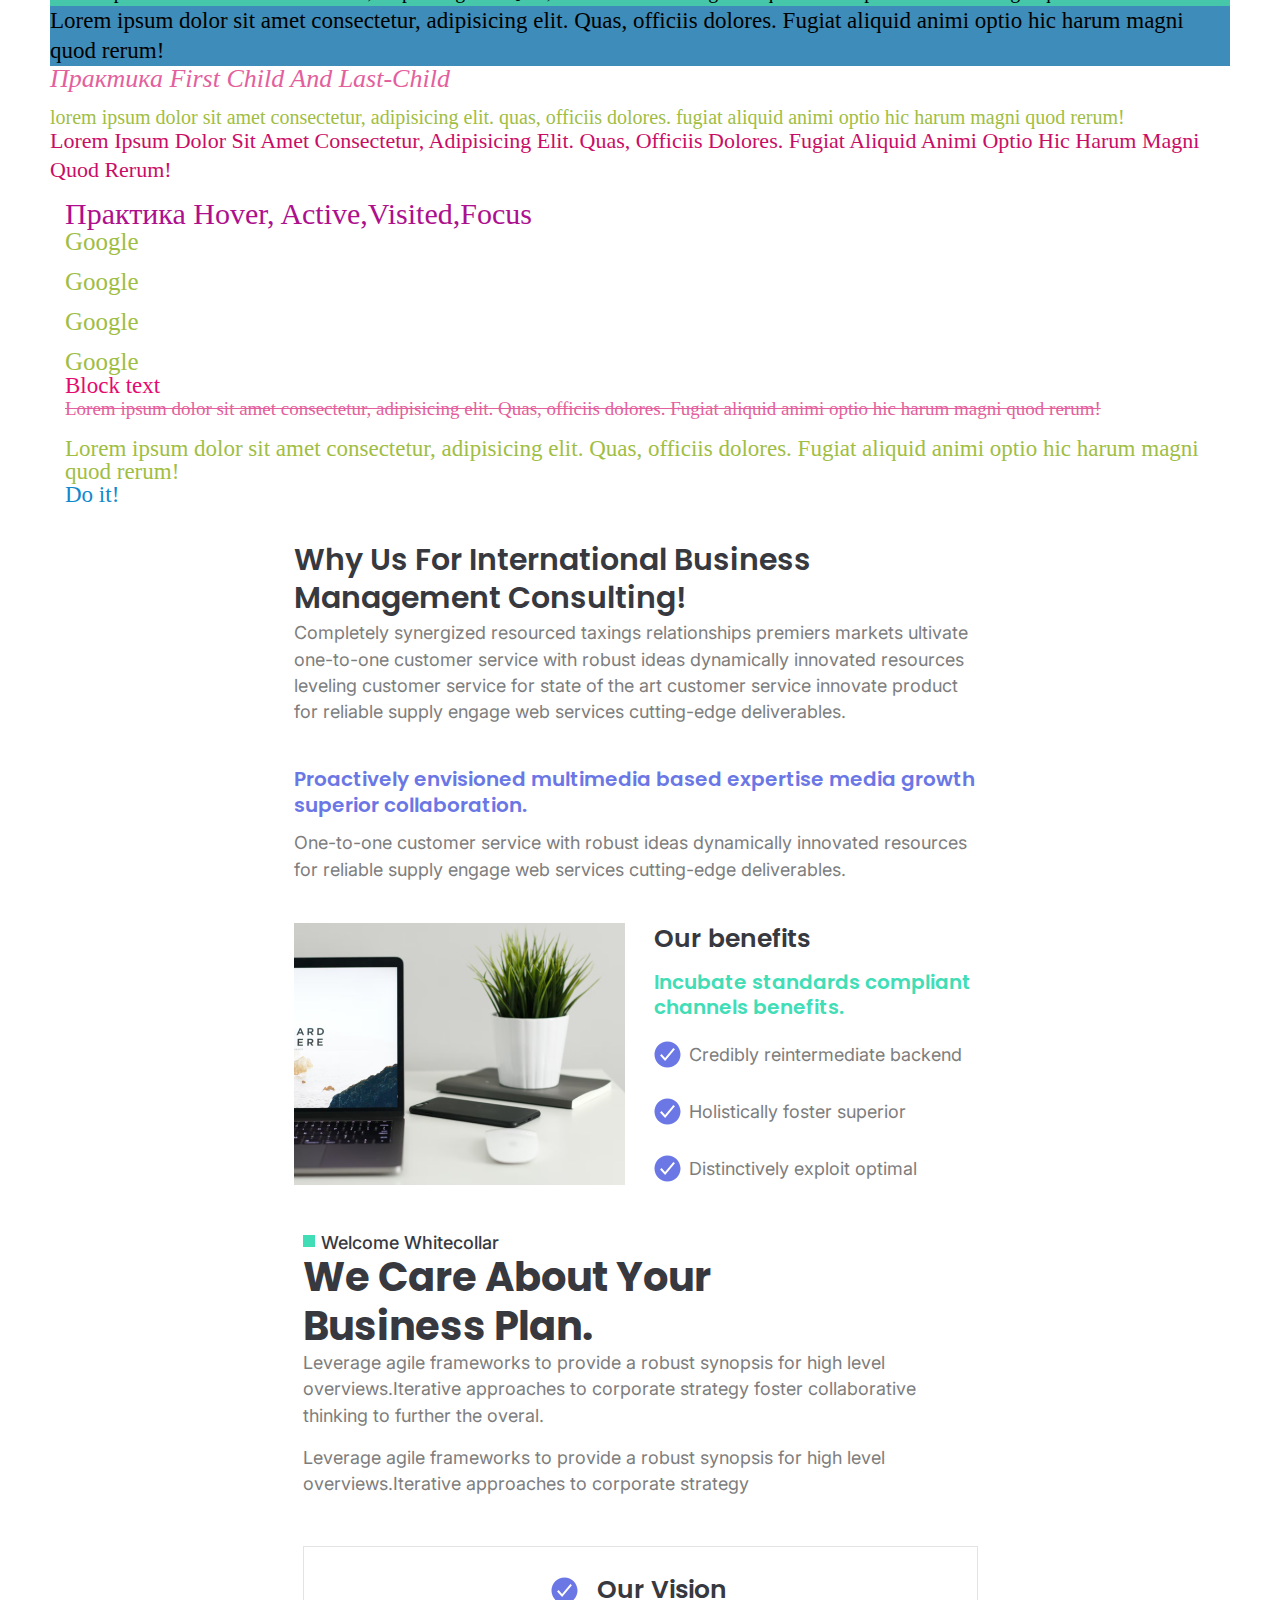
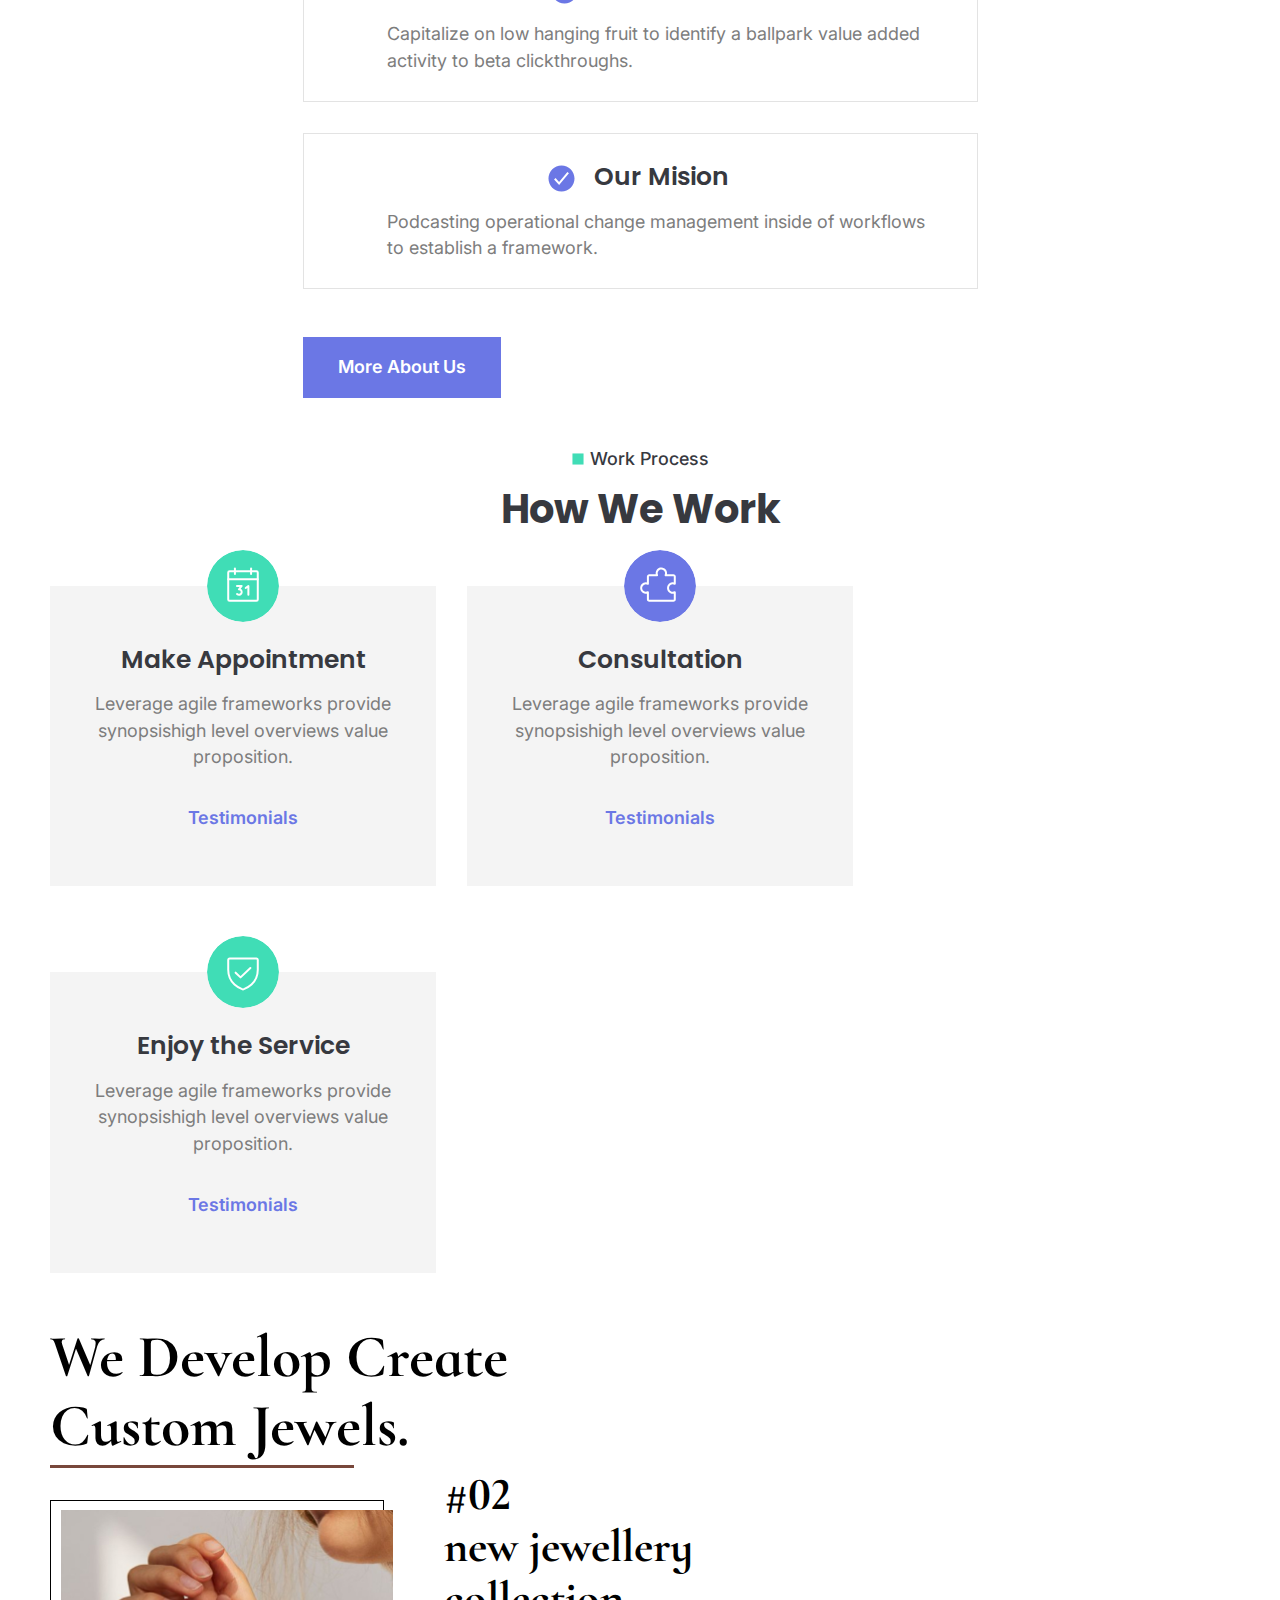
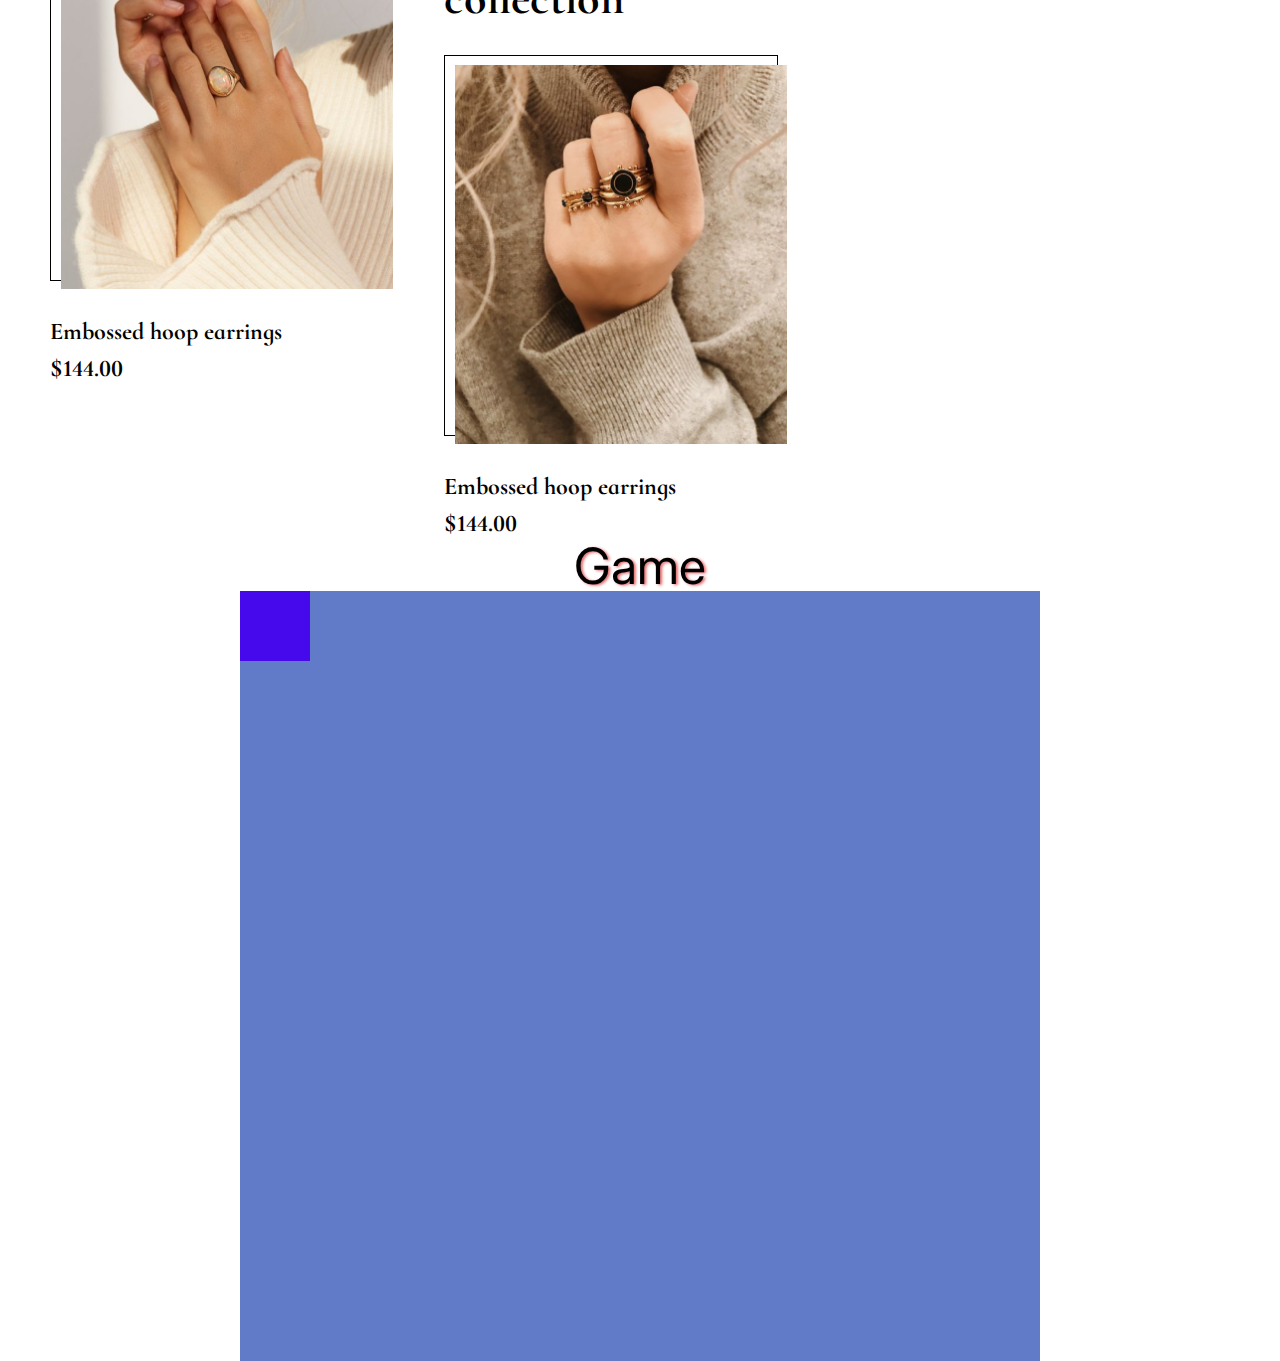
<file: lesson_9/index.html>
<!DOCTYPE html>
<html lang="en">

<head>
	<meta charset="UTF-8">
	<meta name="viewport" content="width=device-width, initial-scale=1.0">
	<link rel="stylesheet" href="css/style.css">
	<link rel="shortcut icon" href="img/favicon.ico">
	<title>Homerwork9</title>
</head>

<body>
	<header>

	</header>
	<main>
		<div class="menu-titl">
			<h1>Homerwork9</h1>
			<div class="menu-item">
				<p>
					<a href="#block">Практика 1 </a>
				</p>
				<p>
					<a href="#item"> Практика 2 </a>
				</p>
				<p>
					<a href="#send"> Практика 3 </a>
				</p>
				<p>
					<a href="#maket1"> Maket 1 </a>
				</p>
				<p>
					<a href="#2maket"> Maket 2 </a>
				</p>
				<p>
					<a href="#3maket"> Maket 3 </a>
				</p>
				<p>
					<a href="#4maket"> Maket 4 </a>
				</p>
				<p>
					<a href="#game"> Game </a>
				</p>
			</div>
		</div>
		<div id="block" class="item-block">
			<div class="item"></div>
			<div class="item"></div>
			<div class="item"></div>
			<div class="item"></div>
			<div class="item"></div>
			<div class="item"></div>
			<div class="item"></div>
			<div class="item"></div>
			<div class="item"></div>
		</div>
		<div id="item" class="item-text">
			<h2>Практика <span>odd and even</span></h2>
			<p>Lorem ipsum dolor sit amet consectetur, adipisicing elit. Quas, officiis dolores. Fugiat aliquid animi optio hic harum magni quod rerum!</p>
			<p>Lorem ipsum dolor sit amet consectetur, adipisicing elit. Quas, officiis dolores. Fugiat aliquid animi optio hic harum magni quod rerum!</p>
			<p>Lorem ipsum dolor sit amet consectetur, adipisicing elit. Quas, officiis dolores. Fugiat aliquid animi optio hic harum magni quod rerum!</p>
			<p>Lorem ipsum dolor sit amet consectetur, adipisicing elit. Quas, officiis dolores. Fugiat aliquid animi optio hic harum magni quod rerum!</p>
			<p>Lorem ipsum dolor sit amet consectetur, adipisicing elit. Quas, officiis dolores. Fugiat aliquid animi optio hic harum magni quod rerum!</p>
			<p>Lorem ipsum dolor sit amet consectetur, adipisicing elit. Quas, officiis dolores. Fugiat aliquid animi optio hic harum magni quod rerum!</p>
			<p>Lorem ipsum dolor sit amet consectetur, adipisicing elit. Quas, officiis dolores. Fugiat aliquid animi optio hic harum magni quod rerum!</p>
			<p>Lorem ipsum dolor sit amet consectetur, adipisicing elit. Quas, officiis dolores. Fugiat aliquid animi optio hic harum magni quod rerum!</p>
			<span>123456</span>
		</div>
		<div class="text-block">
			<p>Lorem ipsum dolor sit amet consectetur, adipisicing elit. Quas, officiis dolores. Fugiat aliquid animi optio hic harum magni quod rerum!</p>
			<p>Lorem ipsum dolor sit amet consectetur, adipisicing elit. Quas, officiis dolores. Fugiat aliquid animi optio hic harum magni quod rerum!</p>
			<p>Lorem ipsum dolor sit amet consectetur adipisicing elit. Amet reiciendis voluptas deleniti earum velit ex nesciunt est, placeat enim, saepe recusandae quis repellat animi nostrum hic ea mollitia et. Commodi?</p>
			<p>Lorem ipsum dolor sit amet consectetur, adipisicing elit. Quas, officiis dolores. Fugiat aliquid animi optio hic harum magni quod rerum!</p>
		</div>
		<div id="send" class="text-section">
			<ul>
				<li>
					<a href="#" class="link">Google</a>
				</li>
				<li>
					<a href="https://www.amason.pl" class="link">Google</a>
				</li>
				<li>
					<a href="#" class="link">Google</a>
				</li>
				<li>
					<a href="#" class="link">Google</a>
				</li>
			</ul>
			<span>Block text</span>
			<p>Lorem ipsum dolor sit amet consectetur, adipisicing elit. Quas, officiis dolores. Fugiat aliquid animi optio hic harum magni quod rerum!</p>
			<p>Lorem ipsum dolor sit amet consectetur, adipisicing elit. Quas, officiis dolores. Fugiat aliquid animi optio hic harum magni quod rerum!</p>
			<span>Do it!</span>
		</div>
		<div id="maket1" class="chapter">
			<h2 class="chapter-title">Why Us For International Business Management Consulting! </h2>
			<div class="text-p">
				<p>Completely synergized resourced taxings relationships premiers markets ultivate one-to-one customer service with robust ideas dynamically innovated resources leveling customer service for state of the art customer service innovate product for reliable supply engage web services cutting-edge deliverables.</p>
			</div>
			<h3 class="sub-title">Proactively envisioned multimedia based expertise media growth superior collaboration.</h3>
			<div class="sub-text">
				<p>One-to-one customer service with robust ideas dynamically innovated resources for reliable supply engage web services cutting-edge deliverables.</p>
			</div>
			<div class="benefits">
				<img class="img-benefits" src="img/photo.webp" alt="imag">
				<div class="content-benefits">
					<h2 class="benefits-title">Our benefits</h2>
					<h3 class="benefits-sub">Incubate standards compliant
						channels benefits.</h3>
					<ul class="benefits-list">
						<li class="benefits-item">Credibly reintermediate backend</li>
						<li class="benefits-item">Holistically foster superior</li>
						<li class="benefits-item">Distinctively exploit optimal</li>
					</ul>
				</div>
			</div>

		</div>
		<div id="2maket" class="maket2">
			<h3 class="title-sub">Welcome Whitecollar</h3>
			<h2 class="title-maket">We Care About Your Business Plan.</h2>
			<div class="maket-text">
				<p>Leverage agile frameworks to provide a robust synopsis for high level overviews.Iterative approaches to corporate strategy foster collaborative thinking to further the overal.</p>
				<p>Leverage agile frameworks to provide a robust synopsis for high level overviews.Iterative approaches to corporate strategy </p>
			</div>
			<ul class="list-link">
				<li class="link-item">
					<a href="#">
						<h2 class="block-title">Our Vision</h2>
						<div class="block-vision">
							<p>Capitalize on low hanging fruit to identify a ballpark value added activity to beta clickthroughs.</p>
						</div>
					</a>
				</li>
				<li class="link-item">
					<a href="#">
						<h2 class="block-title">Our Mision</h2>
						<div class="block-mision">
							<p>Podcasting operational change management inside of workflows to establish a framework.</p>
						</div>
					</a>
				</li>
			</ul>
			<a href="#" class="button">More About Us</a>
		</div>
		<div id="3maket" class="maket3">
			<h5 class="subtitle-chapter">Work Process</h5>
			<h2 class="chapter-subtitle">How We Work</h2>
			<div class="chapter-blocks">
				<div class="chapter-block">
					<div class="block-block1">
						<h4 class="block-title">Make Appointment</h4>
						<div class="block-text">
							<p>Leverage agile frameworks provide
								synopsishigh level overviews
								value proposition. </p>
						</div>
						<a class="button-block" href="#">Testimonials</a>
					</div>
				</div>
				<div class="chapter-block">
					<div class="block-block2">
						<h4 class="block-title">Consultation</h4>
						<div class="block-text">
							<p>Leverage agile frameworks provide
								synopsishigh level overviews
								value proposition. </p>
						</div>
						<a class="button-block" href="#">Testimonials</a>
					</div>
				</div>
				<div class="chapter-block">
					<div class="block-block3">
						<h4 class="block-title">Enjoy the Service</h4>
						<div class="block-text">
							<p>Leverage agile frameworks provide
								synopsishigh level overviews
								value proposition. </p>
						</div>
						<a class="button-block" href="#">Testimonials</a>
					</div>
				</div>
			</div>
		</div>
		<div id="4maket" class="jewerly">
			<div class="jewerly-block">
				<div class="jewerly-section">
					<h3 class="jewerly-title">We Develop Create Custom Jewels.</h3>
				</div>
				<div class="card-images">
					<div class="jewerly-picture">
						<div class="card-image">
							<div class="card-image-jewerl">
								<img class="imge-jewerl" src="img/jewel1-.webp" alt="jewerly">
							</div>
						</div>
						<a href="#" class="link-jewerl">
							<h5 class="sub-jewerly">Embossed hoop earrings</h5>
						</a>
						<p>$144.00</p>
					</div>
					<div class="jewerly-picture">
						<h3 class="jewerly-picture-subtitle">#02
							<br>
							new jewellery collection
						</h3>
						<div class="card-image">
							<div class="card-image-jewerl">
								<img class="imge-jewerl" src="img/jewel2.webp" alt="jewerly">
							</div>
						</div>
						<a href="#" class="link-jewerl">
							<h5 class="sub-jewerly">Embossed hoop earrings</h5>
						</a>
						<p>$144.00</p>
					</div>
				</div>
			</div>
		</div>
		<div id="game" class="game">
			<h2 class="game-title">Game</h2>
			<div class="game-section">
				<div class="start"></div>
				<div class="game-item-1"></div>
				<div class="game-item-2"></div>
				<div class="game-item-3"></div>
				<div class="game-item-4"></div>
				<div class="game-item-5"></div>
				<div class="game-item-6"></div>
				<div class="game-item-7"></div>
				<div class="game-item-8"></div>
				<div class="game-item-9"></div>
				<div class="finish"></div>
				<div class="win">WIN</div>
			</div>
		</div>

	</main>
	<footer>

	</footer>
</body>

</html>
</file>
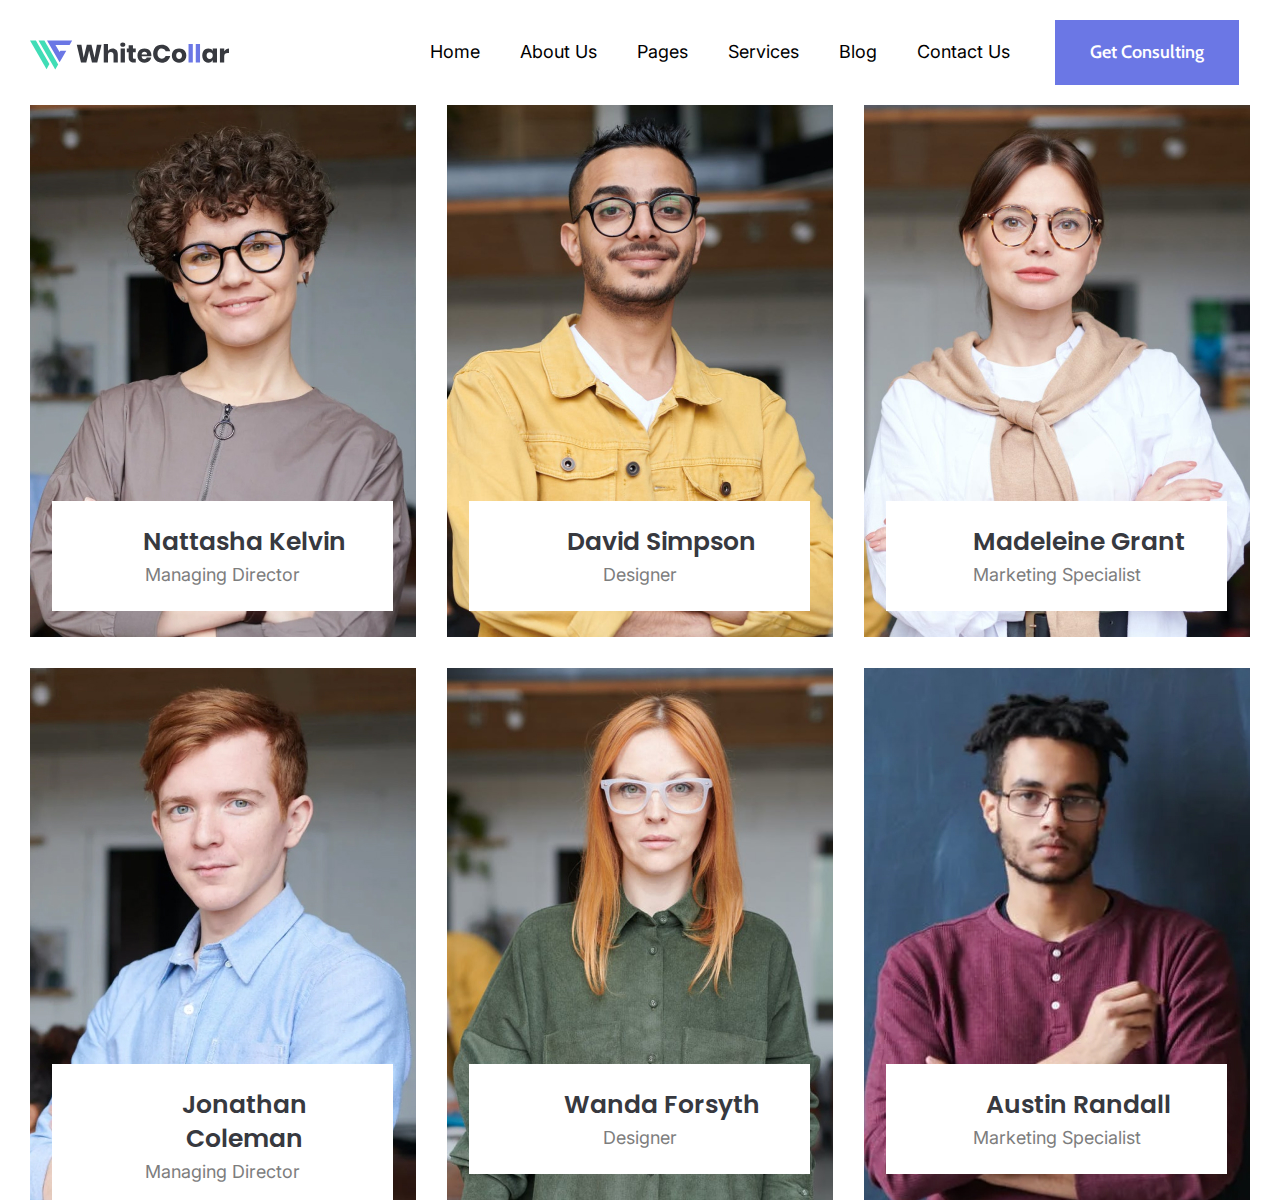
<file: ls_12/index.html>
<!DOCTYPE html>
<html lang="en">

<head>
	<meta charset="UTF-8">
	<meta name="viewport" content="width=device-width, initial-scale=1.0">
	<link rel="stylesheet" href="css/style.css">
	<title>homework12</title>
</head>

<body>
	<div class="wrapper">
		<header class="header header--fix">
			<div class="header__container">
				<div class="header__logo">
					<img src="img/logo.svg" alt="logo">
				</div>
				<ul class="header__menu menu">
					<li class="menu__item">
						<a href="#" class="menu__link">Home</a>
					</li>
					<li class="menu__item">
						<a href="#" class="menu__link">About Us</a>
						<ul class="sub-menu">
							<li class="sub-menu__item">
								<a href="#" class="sub-menu__link">
									item1
								</a>
								<ul class="menu-sub">
									<li class="menu-sub__item">
										<a href="#" class="menu-sub__link">sub_item</a>
									</li>
									<li class="menu-sub__item">
										<a href="#" class="menu-sub__link">sub_item</a>
									</li>
									<li class="menu-sub__item">
										<a href="#" class="menu-sub__link">sub_item</a>
									</li>
									<li class="menu-sub__item">
										<a href="#" class="menu-sub__link">sub_item</a>
									</li>
								</ul>
							</li>
							<li class="sub-menu__item">
								<a href="#" class="sub-menu__link">
									item2
								</a>
							</li>
							<li class="sub-menu__item">
								<a href="#" class="sub-menu__link">
									item3
								</a>
							</li>
							<li class="sub-menu__item">
								<a href="#" class="sub-menu__link">
									item4
								</a>
							</li>
						</ul>
					</li>
					<li class="menu__item">
						<a href="#" class="menu__link">Pages</a>
					</li>
					<li class="menu__item">
						<a href="#" class="menu__link">Services</a>
					</li>
					<li class="menu__item">
						<a href="#" class="menu__link">Blog</a>
					</li>
					<li class="menu__item">
						<a href="#" class="menu__link">Contact Us</a>
						<ul class="sub-menu">
							<li class="sub-menu__item">
								<a href="#" class="sub-menu__link">
									item1
								</a>
							</li>
							<li class="sub-menu__item">
								<a href="#" class="sub-menu__link">
									item2
								</a>
								<ul class="menu-sub">
									<li class="menu-sub__item">
										<a href="#" class="menu-sub__link">sub-item</a>
									</li>
									<li class="menu-sub__item">
										<a href="#" class="menu-sub__link">sub-item</a>
									</li>
									<li class="menu-sub__item">
										<a href="#" class="menu-sub__link">sub-item</a>
									</li>
									<li class="menu-sub__item">
										<a href="#" class="menu-sub__link">sub-item</a>
									</li>
								</ul>
							</li>
							<li class="sub-menu__item">
								<a href="#" class="sub-menu__link">
									item3
								</a>
							</li>
							<li class="sub-menu__item">
								<a href="#" class="sub-menu__link">
									item4
								</a>
							</li>
						</ul>
				</ul>
				<a href="#" class="header__buttom buttom">Get Consulting</a>
			</div>
		</header>
		<main>
			<div class="chapter">
				<div class="page-block page-block--1">
					<div class="page-content page-content--page">
						<div class="page-imag">
							<img src="img/im1.webp" alt="Nattasha Kelvin">
						</div>
						<div class="page__social social">
							<a href="#" class="social__link">
								<img src="img/insta.svg" alt="instagram">
							</a>
							<a href="#" class="social__link">
								<img src="img/Fb.svg" alt="fb">
							</a>
							<a href="#" class="social__link">
								<img src="img/Twiter.svg" alt="twiter">
							</a>
						</div>
						<div class="page-text">
							<h3 class="page-subtitle">Nattasha Kelvin</h3>
							<p class="page-subtext">Managing Director</p>
						</div>
					</div>
					<div class="page-content page-content--page">
						<div class="page-img">
							<img src="img/Img2.webp" alt="David Simpson">
						</div>
						<div class="page__social social">
							<a href="#" class="social__link">
								<img src="img/insta.svg" alt="instagram">
							</a>
							<a href="#" class="social__link">
								<img src="img/Fb.svg" alt="fb">
							</a>
							<a href="#" class="social__link">
								<img src="img/Twiter.svg" alt="twiter">
							</a>
						</div>
						<div class="page-text">
							<h3 class="page-subtitle">David Simpson</h3>
							<p class="page-subtext">Designer</p>
						</div>
					</div>
					<div class="page-content page-content--page">
						<div class="page-img">
							<img src="img/Img3.webp" alt="Madeleine Grant">
						</div>
						<div class="page__social social">
							<a href="#" class="social__link">
								<img src="img/insta.svg" alt="instagram">
							</a>
							<a href="#" class="social__link">
								<img src="img/Fb.svg" alt="fb">
							</a>
							<a href="#" class="social__link">
								<img src="img/Twiter.svg" alt="twiter">
							</a>
						</div>
						<div class="page-text">
							<h3 class="page-subtitle">Madeleine Grant</h3>
							<p class="page-subtext">Marketing Specialist</p>
						</div>
					</div>
				</div>
				<div class="page-block page-block--2">
					<div class="page-content page-content--page">
						<div class="page-img">
							<img src="img/Img4.webp" alt="Jonathan Coleman">
						</div>
						<div class="page__social social">
							<a href="#" class="social__link">
								<img src="img/insta.svg" alt="instagram">
							</a>
							<a href="#" class="social__link">
								<img src="img/Fb.svg" alt="fb">
							</a>
							<a href="#" class="social__link">
								<img src="img/Twiter.svg" alt="twiter">
							</a>
						</div>
						<div class="page-text">
							<h3 class="page-subtitle">Jonathan Coleman</h3>
							<p class="page-subtext">Managing Director</p>
						</div>
					</div>
					<div class="page-content page-content--page">
						<div class="page-img">
							<img src="img/Img5.webp" alt="Wanda Forsyth">
						</div>
						<div class="page__social social">
							<a href="#" class="social__link">
								<img src="img/insta.svg" alt="instagram">
							</a>
							<a href="#" class="social__link">
								<img src="img/Fb.svg" alt="fb">
							</a>
							<a href="#" class="social__link">
								<img src="img/Twiter.svg" alt="twiter">
							</a>
						</div>
						<div class="page-text">
							<h3 class="page-subtitle">Wanda Forsyth</h3>
							<p class="page-subtext">Designer</p>
						</div>
					</div>
					<div class="page-content page-content--page">
						<div class="page-img">
							<img src="img/Img6.webp" alt="Austin Randall">
						</div>
						<div class="page__social social">
							<a href="#" class="social__link">
								<img src="img/insta.svg" alt="instagram">
							</a>
							<a href="#" class="social__link">
								<img src="img/Fb.svg" alt="fb">
							</a>
							<a href="#" class="social__link">
								<img src="img/Twiter.svg" alt="twiter">
							</a>
						</div>
						<div class="page-text">
							<h3 class="page-subtitle">Austin Randall</h3>
							<p class="page-subtext">Marketing Specialist</p>
						</div>
					</div>
				</div>
			</div>
		</main>
		<footer>

		</footer>
	</div>
</body>

</html>
</file>
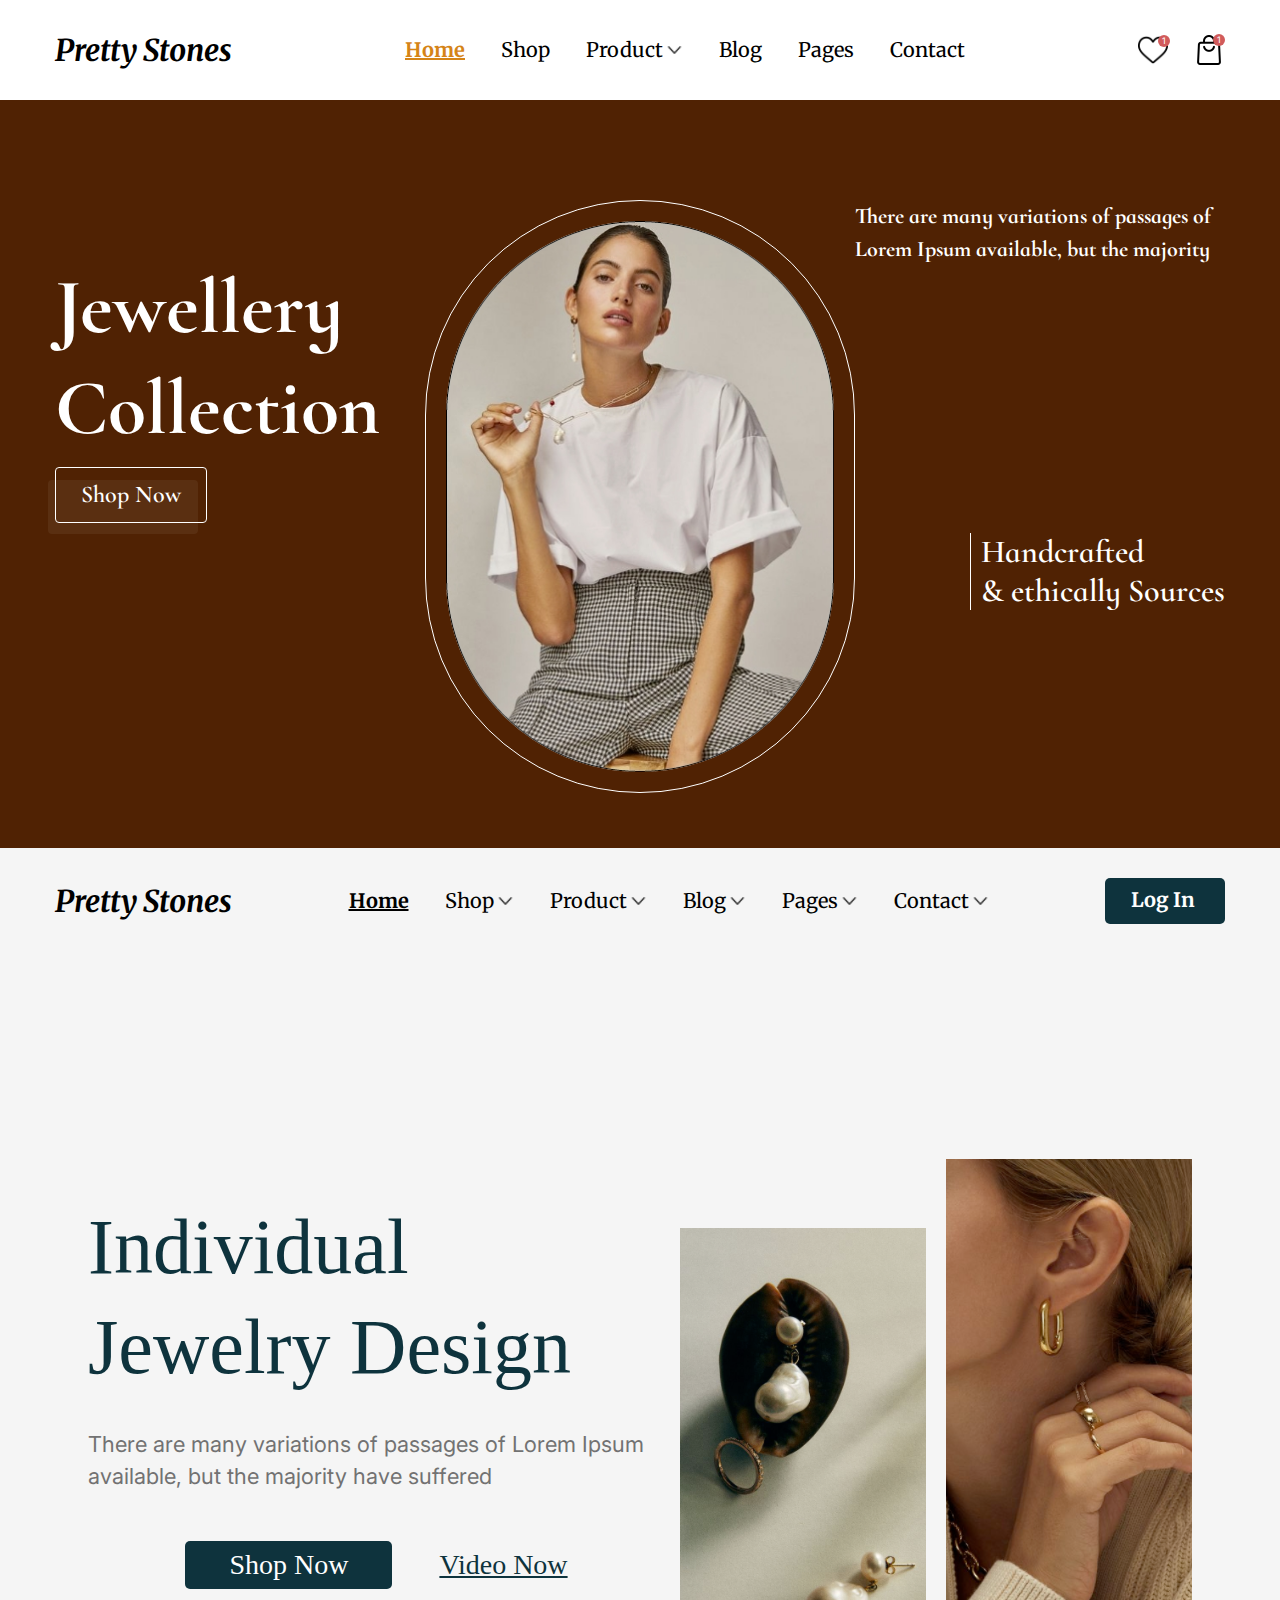
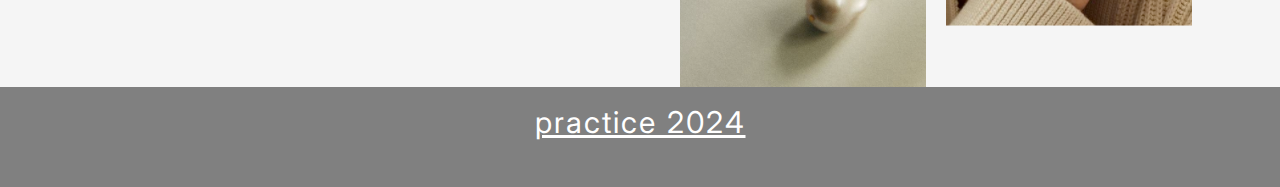
<file: ls__18/index.html>
<!DOCTYPE html>
<html lang="en">

<head>
	<meta charset="UTF-8">
	<meta name="viewport" content="width=device-width, initial-scale=1.0">
	<link rel="stylesheet" href="css/style.css">
	<link rel="shortcut icon" href="img/favicon.ico" type="img/x-icon">
	<title>практика 18</title>
</head>

<body>
	<div class="wrapper">
		<header class="header">
			<div class="header__container">
				<div class="header__logo">Pretty Stones</div>

				<div class="menu">
					<div class="menu__body">
						<ul class="menu__list">
							<li class="menu__item menu__item--active">
								<a href="#" class="menu__link">Home</a>
							</li>
							<li class="menu__item">
								<a href="#" class="menu__link">Shop</a>
							</li>
							<li class="menu__item menu__item--parent">
								<a href="#" class="menu__link">Product</a>
								<div class="sub-menu">
									<ul class="sub-menu__list">
										<li class="sub-menu__item">
											<a href="#" class="sub-menu__link">Product#1</a>
										</li>
										<li class="sub-menu__item">
											<a href="#" class="sub-menu__link">Product#2</a>
										</li>
										<li class="sub-menu__item">
											<a href="#" class="sub-menu__link">Product#3</a>
										</li>
										<li class="sub-menu__item">
											<a href="#" class="sub-menu__link">Product#4</a>
										</li>
										<li class="sub-menu__item">
											<a href="#" class="sub-menu__link">Product#5</a>
										</li>
									</ul>
								</div>
							</li>
							<li class="menu__item">
								<a href="#" class="menu__link">Blog</a>
							</li>
							<li class="menu__item">
								<a href="#" class="menu__link">Pages</a>
							</li>
							<li class="menu__item">
								<a href="#" class="menu__link">Contact</a>
							</li>
						</ul>
					</div>
				</div>
				<div class="header__actions actions-header">
					<a href="#" class="actions-header__item">
						<img src="img/1.png" alt="favorite">
						<span>1</span>
					</a>
					<a href="#" class="actions-header__item">
						<img src="img/2.png" alt="card">
						<span>1</span>
					</a>
					<button class="icon-menu">
						<span></span>
					</button>
				</div>

			</div>
		</header>
		<main class="page">
			<div class="page__hero hero">

				<div class="hero__container">
					<div class="hero__decor decor">
						<div class="decor__left">
							<div class="decor__line1">
								<img src="img/Vector.svg" alt="line">
							</div>
							<div class="decor__picture1">
								<img src="img/left.webp" alt="picture">
							</div>
						</div>

						<div class="decor__right">
							<div class="decor__line2">
								<img src="img/Vector1.svg" alt="line2">
							</div>
							<div class="decor__picture2">
								<img src="img/right.webp" alt="picture">
							</div>
						</div>

					</div>
					<div class="hero__body">
						<h1 class="hero__title">Jewellery
							Collection</h1>
						<a href="#" class="hero__button">Shop Now</a>
					</div>
					<div class="hero__image">
						<img src="img/center.jpeg" alt="image">
					</div>

					<div class="hero__content content-hero">
						<div class="content-hero__text">
							<p> There are many variations of passages of Lorem Ipsum available, but the majority</p>
						</div>
						<div class="content-hero__item">
							Handcrafted <br>& ethically Sources
						</div>
					</div>
				</div>
			</div>


			<div class="heder header--jewerlly">
				<div class="jewerlly__container ">
					<div class="headers__content">
						<a href="#" class="headers__logo">Pretty Stones</a>
					</div>
					<div class="headers-menu">
						<div class="headers__body">
							<ul class="headers-menu__list">
								<li class="headers-menu__item-decor">
									<a href="#" class="headers-menu__link">Home</a>
								</li>
								<li class="headers-menu__items">
									<a href="#" class="headers-menu__link">Shop</a>
								</li>
								<li class="headers-menu__items">
									<a href="#" class="headers-menu__link">Product</a>
									<div class="headers-menu__sub">
										<ul class="headers-sub__list">
											<li class="headers-sub__item">
												<a href="#" class="headers-sub__link">product&1</a>
											</li>
											<li class="headers-sub__item">
												<a href="#" class="headers-sub__link">product&2</a>
											</li>
											<li class="headers-sub__item">
												<a href="#" class="headers-sub__link">product&3</a>
											</li>
											<li class="headers-sub__item">
												<a href="#" class="headers-sub__link">product&4</a>
											</li>
										</ul>
									</div>
								</li>
								<li class="headers-menu__items">
									<a href="#" class="headers-menu__link">Blog</a>
								</li>
								<li class="headers-menu__items">
									<a href="#" class="headers-menu__link">Pages</a>
									<div class="menu-sub2">
										<ul class="menu-sub2__list">
											<li class="menu-sub2__item">
												<a href="#" class="menu-sub2__link">Pages&1</a>
											</li>
											<li class="menu-sub2__item">
												<a href="#" class="menu-sub2__link">Pages&2</a>
											</li>
											<li class="menu-sub2__item">
												<a href="#" class="menu-sub2__link">Pages&3</a>
											</li>
											<li class="menu-sub2__item">
												<a href="#" class="menu-sub2__link">Pages&4</a>
											</li>
										</ul>
									</div>
								</li>
								<li class="headers-menu__items">
									<a href="#" class="headers-menu__link">Contact</a>
								</li>
							</ul>

						</div>

					</div>
					<div class="jewerlly__button">
						<a href="#" class="jewerlly__button-link">Log In</a>
					</div>
					<button class="ico-menu">
						<span></span>
					</button>
				</div>
			</div>
			<div class="page__one jewerlly">
				<div class="jewerlly__container">
					<div class="jewerlly__content">
						<div class="jewerlly__body">
							<div class="jewerlly__text">
								<h2 class="jewerlly__title">Individual
									Jewelry Design</h2>
								<p class="jewerlly__p">There are many variations of passages of Lorem Ipsum available, but the majority have suffered</p>
							</div>
							<div class="jewerlly__buttons button">
								<a href="#" class="button__link">Shop Now</a>
								<a href="#" class="button__link-one">Video Now</a>
							</div>
						</div>
					</div>
					<div class="jewerlly__images">
						<div class="jewerlly__imag">
							<img src="img/23.webp" alt="jewerlly" class="jewerlly__picture-one">
						</div>

						<div class="jewerlly__imag">
							<img src="img/22.webp" alt="jewerlly" class="jewerlly__picture-two">
						</div>
					</div>
				</div>
			</div>
		</main>
	</div>

	<footer class="footer">
		<div class="footer-text">
			practice 2024
		</div>
	</footer>

	<script src="js/script.js"></script>
</body>

</html>
</file>
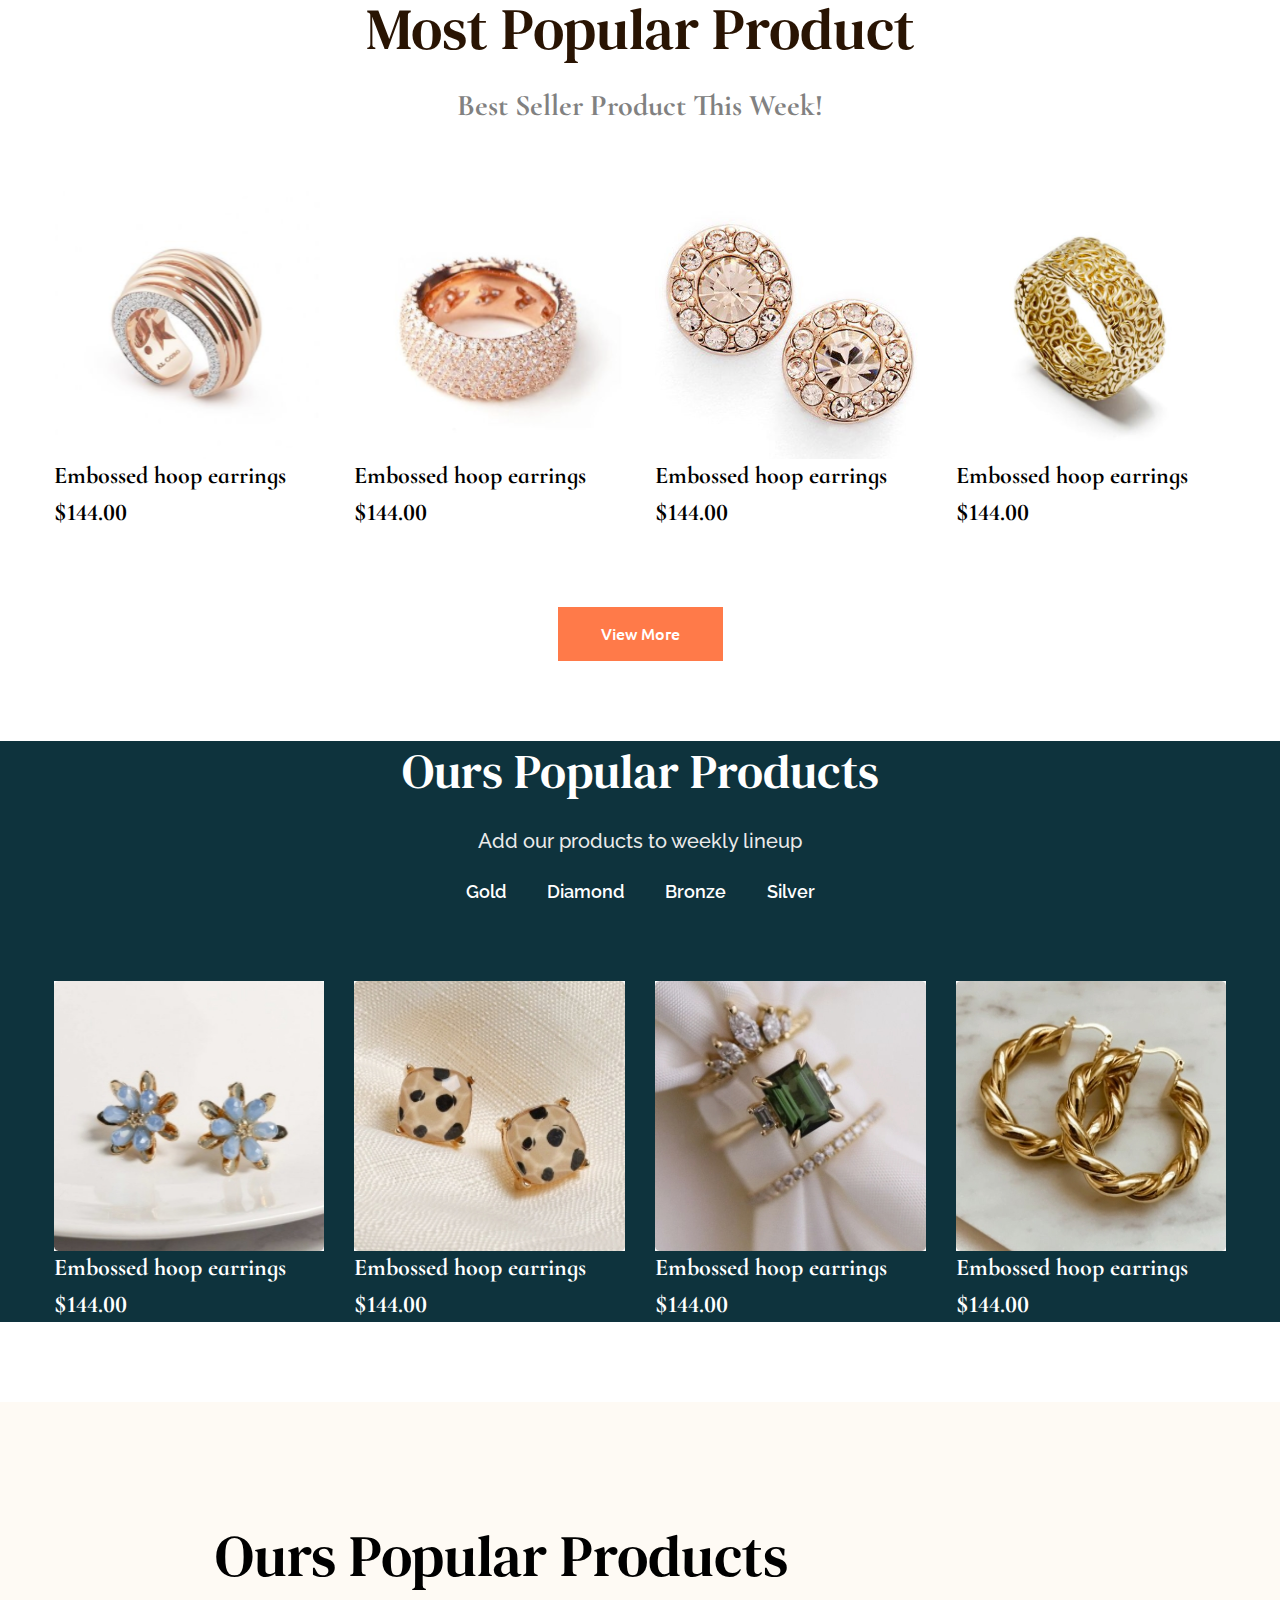
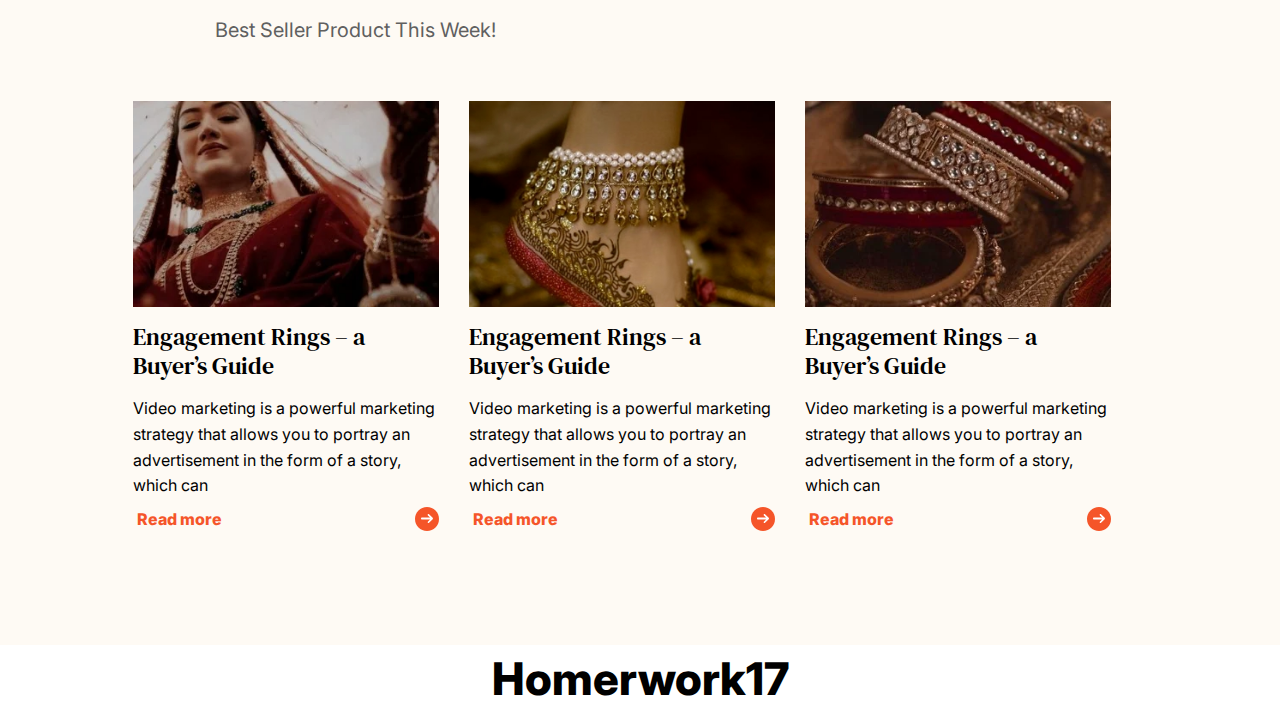
<file: lesson__17/info.html>
<!DOCTYPE html>
<html lang="en">

<head>
	<meta charset="UTF-8">
	<meta name="viewport" content="width=device-width, initial-scale=1.0">
	<link rel="stylesheet" href="css/style.css">
	<link rel="shortcut icon" href="img/favicon.ico" type="img/x-icon">
	<title>адаптивна верстка</title>
</head>

<body>
	<div class="wrapper">
		<header class="header">

		</header>
		<main class="page">
			<div class="about">
				<div class="about__container">
					<div class="about__titles">
						<h2 class="about__title">Most Popular Product</h2>
						<h3 class="about__sub-title">Best Seller Product This Week!</h3>
					</div>
					<div class="about__columns">
						<div class="about__column">
							<div class="about__item">
								<a href="#" class="about__link">
									<img src="img/1.webp" class="about__image" alt="jewellery">
								</a>
							</div>
							<p class="about__review">Embossed hoop earrings</p>
							<p class="about__price">$144.00</p>
						</div>

						<div class="about__column">
							<div class="about__item">
								<a href="#" class="about__link">
									<img src="img/2.webp" class="about__image" alt="jewellery">
								</a>
							</div>
							<p class="about__review">Embossed hoop earrings</p>
							<p class="about__price">$144.00</p>
						</div>

						<div class="about__column">
							<div class="about__item">
								<a href="#" class="about__link">
									<img src="img/3.webp" class="about__image" alt="jewellery">
								</a>
							</div>
							<p class="about__review">Embossed hoop earrings</p>
							<p class="about__price">$144.00</p>
						</div>

						<div class="about__column">
							<div class="about__item">
								<a href="#" class="about__link">
									<img src="img/4.webp" class="about__image" alt="jewellery">
								</a>
							</div>

							<p class="about__review">Embossed hoop earrings</p>
							<p class="about__price">$144.00</p>

						</div>

					</div>
					<a href="#" class="about__button-link">View More</a>
				</div>
			</div>

			<div class="about about--color">
				<div class="about about--color">
					<div class="about__container">
						<div class="about__titles about__titles--titles">
							<h2 class="about__title about__title--color">Ours Popular Products</h2>
							<h3 class="about__title-sub">Add our products to weekly lineup</h3>
							<ul class="about__list menu">
								<li class="menu__item">
									<a href="#" class="menu__link">Gold</a>
								</li>

								<li class="menu__item">
									<a href="#" class="menu__link">Diamond</a>
								</li>

								<li class="menu__item">
									<a href="#" class="menu__link">Bronze</a>
								</li>

								<li class="menu__item">
									<a href="#" class="menu__link">Silver</a>
								</li>
							</ul>

						</div>

						<div class="about__columns">
							<div class="about__column">
								<div class="about__item about__item--item">
									<a href="#" class="about__link">
										<img src="img/pict1.webp" class="about__image" alt="jewellery">
									</a>
								</div>
								<p class="about__review about__review--color">Embossed hoop earrings</p>
								<p class="about__price about__price--color">$144.00</p>
							</div>

							<div class="about__column">
								<div class="about__item about__item--item">
									<a href="#" class="about__link">
										<img src="img/pict2.webp" class="about__image" alt="jewellery">
									</a>
								</div>
								<p class="about__review about__review--color">Embossed hoop earrings</p>
								<p class="about__price about__price--color">$144.00</p>
							</div>

							<div class="about__column">
								<div class="about__item about__item--item">
									<a href="#" class="about__link">
										<img src="img/pict3.webp" class="about__image" alt="jewellery">
									</a>
								</div>
								<p class="about__review about__review--color">Embossed hoop earrings</p>
								<p class="about__price about__price--color">$144.00</p>
							</div>

							<div class="about__column">
								<div class="about__item about__item--item">
									<a href="#" class="about__link">
										<img src="img/pict4.webp" class="about__image" alt="jewellery">
									</a>
								</div>

								<p class="about__review about__review--color">Embossed hoop earrings</p>
								<p class="about__price about__price--color">$144.00</p>

							</div>



						</div>
					</div>
				</div>
			</div>





			<div class="content">
				<div class="content__container">
					<div class="content__titles">
						<h2 class="content__title">Ours Popular Products</h2>
						<h3 class="content__sub-title">Best Seller Product This Week!</h3>
					</div>


					<div class="content__columns">
						<div class="content__column">
							<div class="content__item">
								<a href="#" class="content__link">
									<img src="img/image1.webp" alt="jewellery" class="content__image">
								</a>
								<h4 class="content__column-title">
									<a href="#" class="content__column-link">Engagement Rings – a Buyer’s Guide</a>
								</h4>

								<div class="content__text">
									<p class="content__text-column">Video marketing is a powerful marketing strategy that allows you to portray an advertisement in the form of a story, which can</p>
								</div>

							</div>
							<div class="content__video video">
								<a href="#" class="video-link">
									<h4 class="video-title">Read more</h4>
								</a>
								<a href="" class="video__arrow">
									<img src="img/icon.svg" alt="" class="video__picture">
								</a>
							</div>
						</div>



						<div class="content__column">
							<div class="content__item">
								<a href="#" class="content__link">
									<img src="img/image2.webp" alt="jewellery" class="content__image">
								</a>
								<h4 class="content__column-title">
									<a href="#" class="content__column-link">Engagement Rings – a Buyer’s Guide</a>
								</h4>

								<div class="content__text">
									<p class="content__text-column">Video marketing is a powerful marketing strategy that allows you to portray an advertisement in the form of a story, which can</p>
								</div>

							</div>
							<div class="content__video video">
								<a href="#" class="video-link">
									<h4 class="video-title">Read more</h4>
								</a>
								<a href="" class="video__arrow">
									<img src="img/icon.svg" alt="" class="video__picture">
								</a>
							</div>
						</div>


						<div class="content__column">
							<div class="content__item">
								<a href="#" class="content__link">
									<img src="img/image3.webp" alt="jewellery" class="content__image">
								</a>
								<h4 class="content__column-title">
									<a href="#" class="content__column-link">Engagement Rings – a Buyer’s Guide</a>
								</h4>

								<div class="content__text">
									<p class="content__text-column">Video marketing is a powerful marketing strategy that allows you to portray an advertisement in the form of a story, which can</p>
								</div>

							</div>
							<div class="content__video video">
								<a href="#" class="video-link">
									<h4 class="video-title">Read more</h4>
								</a>
								<a href="" class="video__arrow">
									<img src="img/icon.svg" alt="" class="video__picture">
								</a>
							</div>
						</div>


					</div>
				</div>
			</div>

		</main>
		<footer class="footer">
			<p class="text__footer">Homerwork17</p>
		</footer>
	</div>
</body>
</file>
<file: lesson_11/css/style.css>
@import url("reset.css");
</file>
<file: lesson_12/css/style.css>
@import url("fonts.css");
@import url("reset.css");

body {
	font-size: 18px;
	color: black;
	font-family: "Inter",sans-serif;
}
.wrapper {
	min-height: 100%;
	overflow: clip;
}
[class*="__container"]{
	max-width: 1250px;
	padding:  0 15px;
	margin: 0 auto;
}
.header{
	background-color: #fff;
}
.header--fix{
	position: sticky;
	top: 0;
	left: 0;
	width: 100%;
	z-index: 50;
	padding-top: 20px;
	margin-bottom: 20px;
}
.header__logo{
	display: inline-block;
	vertical-align: middle;
	margin-right: 195px;
}
.menu{
	display: inline-block;
}
.menu__item{
	display: inline-block;
	position: relative;
}
.menu__item:hover .menu__link {
	text-decoration: underline;
}
.menu__item:not(:last-child){
	padding-right: 35px;
}
.menu__item:last-child {
	margin-right: 40px;
}
.menu__link {
	display: inline-block;
}
.menu__item:hover .sub-menu {
	visibility: visible;
}
.sub-menu {
	position: absolute;
	top: 100%;
	left: 0;
	padding-top: 5px;
	color: black;
	visibility: hidden;
	font-size: 18px;
}
.sub-menu__item {
	background-color: #b54aa7;
	width: 50px;
	position: relative;
}
.sub-menu__link {
	display: inline-block;
}
.sub-menu__link:hover{
	text-decoration: underline;
}
.menu-sub {
	position: absolute;
	left: 100%;
	top: 0;
	background-color: #32079e;
	color: antiquewhite;
	width: 80px;
	visibility: hidden;
}
.menu-sub__item{
	display: block;
}
.menu-sub__link{
	display: block;
}
.menu-sub__link:hover{
	text-decoration: underline;
}
.sub-menu__item:hover .menu-sub{
	visibility: visible;
}
.buttom {
	color: #FFF;
	text-align: center;
	font-family: "Cabin",sans-serif;
	font-size: 18px;
	font-style: normal;
	font-weight: 600;
	line-height: normal;
	text-transform: capitalize;
	padding: 21px 35px 22px 35px;
	justify-content: center;
	align-items: center;
	background-color:#6B77E5;
}

/*Chapter*/
.chapter{
	max-width: 1250px;
	padding:  0 15px;
	margin: 0 auto;
	font-size: 0;
}

.page-content--page:not(:last-child){
	margin-right: 31px;
}

.page-block--1 {
	margin-bottom: 31px;
}

.page-block--1,
.page-block--2{
	position: relative;
}
.page-content--page{
	display: inline-block;
	vertical-align: top;
	max-width: 386px;
	text-align: center;
	position: relative;
}
.page-content--page::before{
	content: "";
	width: 100%;
	height: 100%;
	background-color: rgba(107, 119, 229, 0.70);
	position: absolute;
	top: 0;
	left: 0;
	opacity: 0;
	visibility: hidden;
}
.page-content--page:hover::before{
	visibility: visible;
	opacity: 0.5;
}
.page-imag {
	display: inline-block;
}
.page-imag img{
	width: 100%;
}

.social {
	visibility: hidden;
}
.page__social{
	position: absolute;
	top: 243px;
	left: 107.5px;
	opacity: 0;
	z-index: 1;
}
.page-content:hover .social{
	visibility: visible;
	opacity: 1;
	z-index: 5;
}
.social__link {
	border-radius: 50%;
	opacity: 1;
	display: inline-block;
}
.social__link img {
	border-radius: 50%;
	width: 50px;
	height: 50px;
}
.social__link:not(:last-child){
	margin-right: 13px;
}
.social__link:hover{
	transform: scale(1.1);
}
.page-text {
	width: 341px;
	padding: 24px 47px;
	align-items: center;
	background: #FFF;
	position: absolute;
	bottom: 23px;
	left: 22px;
	font-size: 18px;
	z-index: 5;
	white-space: nowrap;
}
.page-subtitle {
	color: #37393F;
	text-align: center;
	font-family: "Poppins",sans-serif;
	font-size: 25px;
	font-weight: 600;
	line-height: 1.35;
	margin-bottom: 4px;
	padding: 0 15px;
	width: 247px;
}
.page-subtext {
	color: #7D7D7D;
	text-align: center;
	font-family: "Inter",sans-serif;
	font-size: 18px;
	font-weight: 400;
	line-height: 135.187%;
	padding: 0 15px;
}
</file>
<file: lesson_3/css/style.css>
@import url("reset.css");
</file>
<file: lesson_9/css/style.css>
@import url("fonts.css");
@import url("reset.css");


body {
	margin: 0 auto;
	font-size: 0;
	padding: 50px;
}
.menu-titl{
	max-width: 1350px;
	margin: 0 auto;
	font-size: 0;
	font-family: "Inter",sans-serif;
	font-size: 19px;
	padding: 25px;

}
h1 {
	font-size: 30px;
	color: #5c015f;
	text-align: center;
}

.menu-item {
	padding: 20px;
	font-size: 25px;
}
.menu-item p:not(:last-child){
	margin-bottom: 10px;
}
.menu-item p:hover{
	color: #1088cd;
}
.menu-item a:active{
	color: #9fbe44;
}
.menu-item a:focus{
	border-bottom: 3px dashed yellowgreen;
}
.block {

}
.item-block {
	max-width: 1100px;
	margin: 0 auto;
	font-size: 0;
	border: 3px solid rgb(92, 92, 208);
	margin-bottom: 20px;
}
.item {
	display: inline-block;
	height: 200px;
}
.item:nth-child(6n+1){
	width: 70%;
	background-color: rgb(145, 77, 208);
}
.item:nth-child(6n+2){
	width: 30%;
	background-color: #ad0f8d;
}
.item:nth-child(6n+3){
	width: 40%;
	background-color: #9fbe44;
}
.item:nth-child(6n+4){
	width: 60%;
	background-color: #e45f9d;
}
.item:nth-child(5n+5){
	width: 30%;
	background-color: #5d0640;
	margin-bottom: 0;
}

.item-text h2:first-child {
	color: #e00d70;
	text-decoration: underline;
	font-size: 26px;
	font-style: italic;
	font-weight: 600;
	text-transform: uppercase;
	margin-bottom: 15px;
	text-align: center;
}
.item-text span{
	color: #5d0640;
	text-transform: capitalize;
}
.item-text p:nth-child(odd){
	background-color: #3e8cb9;
	font-size: 23px;
	line-height: 130%;
}
.item-text p:nth-child(even){
	background-color: #46c7a9;
	font-size: 20px;
	line-height: 150%;
}
.item-text *:last-child {
	margin-bottom: 0;
}
.text-block{
	margin-bottom: 20px;
}
.text-block::before{
	content: "Практика first child and last-child";
	font-size: 26px;
	color: #e45f9d;
	font-style: oblique;
	text-transform: capitalize;
	margin-bottom: 15px;
}
.text-block p:first-child {
	text-transform: uppercase;
	font-weight: 500;
	line-height: 120%;
	color: #3e8cb9;
}
.text-block p:nth-child(2){
	text-transform: lowercase;
	font-size: 20px;
	color: #9fbe44;
}
.text-block p:last-of-type{
	text-transform: capitalize;
	color: #c90d65;
	font-size: 22px;
	line-height: 130%;
}
.text-block:not(:last-child){
	margin-bottom: 0px;
}

.text-section::before{
	content: "Практика hover, active,visited,focus";
	text-transform: capitalize;
	color: #ad0f8d;
	font-size: 30px;
}
.text-section {
	padding: 15px;
	font-size: 23px;
	margin-bottom: 20px;
}
.link {
	color: #9fbe44;
	font-size: 25px;
}
.link:hover{
	color: #3e8cb9;
	border-bottom: 3px dashed;
}
.link:active {
	color: #5c015f;
	outline: 5px dotted black;
}
.link:visited {
	color: grey;
}
.link:focus {
	outline: 3px dotted rgb(0, 255, 64);
	color: rgb(255, 94, 0);
}
.text-section >:first-of-type {
	color: #e60970;

}
.text-section p:first-of-type {
	color: #e45f9d;
	font-size: 19px;
	line-height: 130%;
	text-decoration: line-through;
}
.text-section p:last-of-type {
	color: #9fbe44;
}
.text-section> :last-child {
	color: #1088cd;
}
.text-section *:not(:last-of-type) {
	margin-bottom: 15px;
}
/*Maket1*/
.chapter {
	max-width: 692px;
	margin: 0 auto;
	font-size: 0;
}
.chapter-title {
	color: #37393F;
	font-family: "Poppins",sans-serif;
	font-size: 30px;
	font-weight: 600;
	line-height: 127%;
	margin-bottom: 3px;
}

.text-p {
	color: #7D7D7D;
	font-family: "Inter",sans-serif;
	font-size: 18px;
	font-weight: 400;
	line-height: 146.187%;
}
.text-p > * {
	margin-bottom: 42px;
}
.sub-title {
	color: #6B77E5;
	font-family: "Poppins",sans-serif;
	font-size: 20px;
	font-weight: 600;
	line-height: 127%;
	margin-bottom: 12px;
}
.sub-text p{
	color: #7D7D7D;
	font-family: "Inter",sans-serif;
	font-size: 18px;
	font-style: normal;
	font-weight: 400;
	line-height: 146.187%;
	margin-bottom: 40px;
}
.benefits {
	font-size: 0;
}
.img-benefits {
	max-width: 100%;
	width: 331px;
	margin-right: 29px;
}
.content-benefits {
	display: inline-block;
	width: 332px;
	font-size: 18px;
	margin-bottom: 50px;
}
.benefits-title {
	color: #37393F;
	font-family: "Poppins",sans-serif;
	font-size: 25px;
	font-style: normal;
	font-weight: 600;
	line-height: 127%;
	margin-bottom: 15px;
}
.benefits-sub {
	color: #40DDB6;
	font-family: "Poppins",sans-serif;
	font-size: 20px;
	font-style: normal;
	font-weight: 600;
	line-height: 127%;
	margin-bottom: 21px;
}

.benefits-list {
	color: #7D7D7D;
	font-family: "Inter",sans-serif;
	font-size: 18px;
	font-style: normal;
	font-weight: 400;
	line-height: 1.5;
}
.benefits-item::before {
	content: "";
	background: url("../img/vector.svg") 0 0/27px 27px no-repeat;
	width: 27px;
	height: 27px;
	margin-right: 8px;
	margin-bottom: -7px;
}
.benefits-item:not(:last-child){
	margin-bottom: 30px;
}
/*maket2*/
.maket2 {
	max-width: 675px;
	margin: 0 auto;
	/*
	font-size: 0;*/
}
.title-sub {
	color: #37393F;
	font-family: "Inter",sans-serif;
	font-size: 18px;
	font-weight: 500;
	line-height: normal;
}
.title-sub::before{
	content: "";
	background: url("../img/maket2.svg")0 0/12px 12px no-repeat;
	width: 12px;
	height: 12px;
	display: inline-block;
	margin-right: 6px;
	margin-bottom: 2px;
}
.title-maket {
	color: #37393F;
	font-family: "Poppins",sans-serif;
	font-size: 40px;
	font-style: normal;
	font-weight: 700;
	line-height: 121%;
}
.title-sub,
.title-maket{
	width: 413px;
}
.maket-text p{
	color: #7D7D7D;
	font-family: "Inter",sans-serif;
	font-size: 18px;
	font-style: normal;
	font-weight: 400;
	line-height: 146.187%;
}
.maket-text p:not(:last-child){
	margin-bottom: 16px;
}
.maket-text p:last-of-type{
	margin-bottom: 48px;
}

.list-link {
	margin-bottom: 48px;
}
.link-item{
	border: 1px solid #e3e3e3;
	padding: 27px 40px 27px 83px;
}
.link-item:not(:last-child){
	margin-bottom: 31px;
}
.link-item .block-vision{
	margin-bottom: 0;
}
.link-item .block-title::before {
	content: "";
	display: inline-block;
	vertical-align: middle;
	background: url("../img/vector.svg") 0 0/27px 27px no-repeat;
	width: 27px;
	height: 27px;
	margin: 0 19px 0 -46px;
}
.link-item:hover {
	background-color: rgb(185, 167, 167);
}
.link-item::before{
	margin-right: 15px;
}
.block-title{
	color: #37393F;
	font-family: "Poppins",sans-serif;
	font-size: 20px;
	font-style: normal;
	font-weight: 600;
	line-height: normal;
	margin-bottom: 12px;
}
.block-vision p,
.block-mision p {
	color: #7D7D7D;
	font-family:"Inter",sans-serif;
	font-size: 18px;
	font-style: normal;
	font-weight: 400;
	line-height: 146.187%;
}
.button{
	padding: 21px 35px 22px 35px;
	background: #6B77E5;
	text-align: center;
	color: #FFF;
	font-family: "Inter",sans-serif;
	font-size: 18px;
	font-weight: 600;
	text-transform: capitalize;
	display: inline-block;
	margin-bottom: 50px;
}
.button:hover {
	background: #1088cd;
	color: #7D7D7D;
}
.button:active {
	color: #055726;
	background: #49e290;
}
/*maket3*/
.maket3 {
	max-width: 1220px;
	margin: 0 auto;
	/*
	font-size: 0;*/
}
.subtitle-chapter {
	color: #37393F;
	font-family: "Inter",sans-serif;
	font-size: 18px;
	font-weight: 500;
	line-height: normal;
	text-transform: capitalize;
	text-align: center;
	margin-bottom: 16px;
}
.subtitle-chapter::before{
	content: "";
	background: url("../img/maket3.svg")0 0/12px 12px no-repeat;
	width: 12px;
	height: 12px;
	margin-right: 6px;
	margin-top: -3px;
}
.chapter-subtitle {
	color: #37393F;
	text-align: center;
	text-transform: capitalize;
	font-family: "Poppins",sans-serif;
	font-size: 40px;
	font-weight: 700;
	line-height: 121%;
	margin-bottom: 16px;
}

.chapter-blocks {
	font-size: 0;
}
.chapter-block {
	max-width: 386px;
	display: inline-block;
	padding-top: 36px;
}
.chapter-block:not(:last-child){
	margin-right: 31px;
}
.block-block1,
.block-block2,
.block-block3 {
	text-align: center;
	padding: 58px 43px;
	background: #f4f4f4;
	margin-bottom: 50px;
}
.block-block1::before {
	content: "";
	display: block;
	background: url("../img/Icon3.svg") no-repeat center;
	width: 72px;
	height: 72px;
	margin: -94px auto 22px;
	border-radius: 50%;
}
.block-title {
	color: #37393F;
	text-align: center;
	font-family: "Poppins",sans-serif;
	font-size: 25px;
	font-style: normal;
	font-weight: 600;
	line-height: 127%;
	margin-bottom: 16px;
}
.block-text{
	color: #7D7D7D;
	text-align: center;
	font-family: "Inter",sans-serif;
	font-size: 18px;
	font-style: normal;
	font-weight: 400;
	line-height: 146.187%;
	margin-bottom: 37px;
}
.block-text p:not(:last-child){
	margin-bottom: 15px;
}
.block-block2::before {
	content: "";
	display: block;
	background: url("../img/Icon4.svg") no-repeat center;
	width: 72px;
	height: 72px;
	margin: -94px auto 22px;
	border-radius: 50%;
}
.block-block3::before {
	content: "";
	display: block;
	background: url("../img/Icon5.svg") no-repeat center;
	width: 72px;
	height: 72px;
	margin: -94px auto 22px;
	border-radius: 50%;
}
.button-block{
	color: #6B77E5;
	text-align: center;
	font-family: "Inter",sans-serif;
	font-size: 18px;
	font-weight: 600;
	line-height: normal;
	text-transform: capitalize;
}
.button-block:last-child{
	margin-bottom: 0;
}
/*jewerly*/
.jewerly {
	max-width: 1600px;
}
.jewerly-block {
	
}
.jewerly-section {
	width: 488px;
	display: inline-block;
}
.jewerly-title {
	font-family: "Cormorant Infant",sans-serif;
	font-size: 60px;
	font-style: normal;
	font-weight: 700;
	line-height: 115%;
	display: inline-block;
}
.jewerly-title::after{
	content: "";
	display: block;
	background-color: #78473B;
	width: 304px;
	height: 3px;
	margin-top: 4px;
}
.card-images {
	display: inline-block;
	vertical-align: top;
}
.jewerly-picture:first-child{
	margin-top: 32px;
}
.jewerly-picture {
	max-width: 339px;
	display: inline-block;
	vertical-align: top;
}
.jewerly-picture:not(:last-child){
	margin-right: 55px;
}
.card-image {
	margin-right: 55px;
	
}
.card-image-jewerl {
	border: 1px solid #000;
	width: 334px;
	height: 381px;
	margin-bottom: 34px;
}
.imge-jewerl {
	margin-top: 9px;
	margin-left: 10px;
	width: 100%;
	height: 100%;
}
.sub-jewerly {
	max-width: 339px;
	display: inline-block;
	vertical-align: top;
	margin-bottom: 4px;
	color: #000;
	font-family: "Cormorant Infant",sans-serif;
	font-size: 24px;
	font-style: normal;
	font-weight: 700;
	line-height: 140%;
}
.jewerly-picture p{
	color: #000;
	font-family: "Cormorant Infant",sans-serif;
	font-size: 24px;
	font-style: normal;
	font-weight: 700;
	line-height: 140%; 
}
.link-jewerl:hover {
	font-weight: 800;
	text-transform: capitalize;
	font-family: "Inter",sans-serif;
}
.link-jewerl:focus {
	outline: 2px solid orange;
}
.jewerly-picture-subtitle {
	color: #000;
	font-family: "Cormorant Infant",sans-serif;
	font-size: 46px;
	font-style: normal;
	font-weight: 700;
	line-height: 113%;
	margin-bottom: 31px;
	max-width: 334px;
}

/*game*/
.game {
	max-width: 800px;
	margin: 0 auto;
}

.game-title {
	font-size: 50px;
	font-family: "Inter",sans-serif;
	text-align: center;
	text-shadow: 2px 1px 3px #e26868;

}
.game-section {
	min-height: 770px;
	min-width: 800px;
	background-color: #627bc9;
}
.start {
	width: 70px;
	height: 70px;
	background-color: #4509ec;
}

.game-item-1,
.game-item-2,
.game-item-3,
.game-item-4,
.game-item-5,
.game-item-6,
.game-item-7,
.game-item-8,
.game-item-9,
.finish {
	visibility: hidden;
	background-color: #055726;
}
.win {
	display: none;
	color: #5d0640;
	text-align: center;
	text-transform: capitalize;
	font-size: 30px;
	font-family: "Inter",sans-serif;
	font-weight: 600;
	letter-spacing: 4px;
	margin-bottom: 15px;
}
.start:hover +.game-item-1,
.game-item-1:hover {
	visibility: visible;
}

.game-item-1 {
	width: 70px;
	height: 70px;
}
.game-item-1:hover{
	width: 100%;
}
.game-item-2 {
	width: 70px;
	height: 70px;
	margin-left: 730px;
}
.game-item-1:hover +.game-item-2,
.game-item-2:hover {
	visibility: visible;
}

.game-item-3 {
	width: 100%;
	height: 70px;
}
.game-item-2:hover +.game-item-3,
.game-item-3:hover{
	visibility: visible;
}
.game-item-4 {
	width: 40px;
	height: 90px;
}
.game-item-3:hover+ .game-item-4,
.game-item-4:hover {
	visibility: visible;
}
.game-item-5 {
	width: 30px;
	height: 90px;
}
.game-item-4:hover +.game-item-5,
.game-item-5:hover{
	visibility: visible;
}

.game-item-6 {
	width: 90%;
	height: 90px;
}
.game-item-5:hover +.game-item-6,
.game-item-6:hover{
	visibility: visible;
}
.game-item-7 {
	margin-left: 690px;
	height: 80px;
	width: 30px;
	background-color: #40DDB6;
}
.game-item-6:hover +.game-item-7,
.game-item-7:hover{
	visibility: visible;
}
.game-item-8 {
	width: 500px;
	height: 40px;
	margin-left: 220px;
	background-color: #40DDB6;
}
.game-item-7:hover +.game-item-8,
.game-item-8:hover{
	visibility: visible;
}
.game-item-9 {
	width: 30px;
	height: 30px;
	background-color: white;
	margin-left: 220px;
}
.game-item-8:hover +.game-item-9,
.game-item-9:hover{
	visibility: visible;
}
.finish {
	border-color: #5d0640;
	width: 30px;
	height: 15px;
	margin-left: 220px;
}
.game-item-9:hover +.finish,
.finish:hover {
	visibility: visible;
}
.win{
	visibility: hidden;
	text-align: center;
	height: 55px;
	display: block;
}
.finish:hover +.win,
.win:hover{
	visibility: visible;
	font-size: 40px;
	background-color: rgb(27, 163, 190);
}
</file>
<file: ls_12/css/style.css>
@import url("fonts.css");
@import url("reset.css");

body {
	font-size: 18px;
	color: black;
	font-family: "Inter",sans-serif;
}
.wrapper {
	min-height: 100%;
	overflow: clip;
}
[class*="__container"]{
	max-width: 1250px;
	padding:  0 15px;
	margin: 0 auto;
}
.header{
	background-color: #fff;
}
.header--fix{
	position: sticky;
	top: 0;
	left: 0;
	width: 100%;
	z-index: 50;
	padding-top: 20px;
	margin-bottom: 20px;
}
.header__logo{
	display: inline-block;
	vertical-align: middle;
	margin-right: 195px;
}
.menu{
	display: inline-block;
}
.menu__item{
	display: inline-block;
	position: relative;
}
.menu__item:hover .menu__link {
	text-decoration: underline;
}
.menu__item:not(:last-child){
	padding-right: 35px;
}
.menu__item:last-child {
	margin-right: 40px;
}
.menu__link {
	display: inline-block;
}
.menu__item:hover .sub-menu {
	visibility: visible;
}
.sub-menu {
	position: absolute;
	top: 100%;
	left: 0;
	padding-top: 5px;
	color: black;
	visibility: hidden;
	font-size: 18px;
}
.sub-menu__item {
	background-color: #b54aa7;
	width: 50px;
	position: relative;
}
.sub-menu__link {
	display: inline-block;
}
.sub-menu__link:hover{
	text-decoration: underline;
}
.menu-sub {
	position: absolute;
	left: 100%;
	top: 0;
	background-color: #32079e;
	color: antiquewhite;
	width: 80px;
	visibility: hidden;
}
.menu-sub__item{
	display: block;
}
.menu-sub__link{
	display: block;
}
.menu-sub__link:hover{
	text-decoration: underline;
}
.sub-menu__item:hover .menu-sub{
	visibility: visible;
}
.buttom {
	color: #FFF;
	text-align: center;
	font-family: "Cabin",sans-serif;
	font-size: 18px;
	font-style: normal;
	font-weight: 600;
	line-height: normal;
	text-transform: capitalize;
	padding: 21px 35px 22px 35px;
	justify-content: center;
	align-items: center;
	background-color:#6B77E5;
}

/*Chapter*/
.chapter{
	max-width: 1250px;
	padding:  0 15px;
	margin: 0 auto;
	font-size: 0;
}

.page-content--page:not(:last-child){
	margin-right: 31px;
}

.page-block--1 {
	margin-bottom: 31px;
}

.page-block--1,
.page-block--2{
	position: relative;
}
.page-content--page{
	display: inline-block;
	vertical-align: top;
	max-width: 386px;
	text-align: center;
	position: relative;
}
.page-content--page::before{
	content: "";
	width: 100%;
	height: 100%;
	background-color: rgba(107, 119, 229, 0.70);
	position: absolute;
	top: 0;
	left: 0;
	opacity: 0;
	visibility: hidden;
}
.page-content--page:hover::before{
	visibility: visible;
	opacity: 0.5;
}
.page-imag {
	display: inline-block;
}
.page-imag img{
	width: 100%;
}

.social {
	visibility: hidden;
}
.page__social{
	position: absolute;
	top: 243px;
	left: 107.5px;
	opacity: 0;
	z-index: 1;
}
.page-content:hover .social{
	visibility: visible;
	opacity: 1;
	z-index: 5;
}
.social__link {
	border-radius: 50%;
	opacity: 1;
	display: inline-block;
}
.social__link img {
	border-radius: 50%;
	width: 50px;
	height: 50px;
}
.social__link:not(:last-child){
	margin-right: 13px;
}
.social__link:hover{
	transform: scale(1.1);
}
.page-text {
	width: 341px;
	padding: 24px 69px;
	align-items: center;
	background: #FFF;
	position: absolute;
	top: 396px;
	left: 22px;
	font-size: 18px;
	z-index: 5;
}
.page-subtitle {
	color: #37393F;
	text-align: center;
	font-family: "Poppins",sans-serif;
	font-size: 25px;
	font-weight: 600;
	line-height: 1.35;
	margin-bottom: 4px;
	width: 247px;
}
.page-subtext {
	color: #7D7D7D;
	text-align: center;
	font-family: "Inter",sans-serif;
	font-size: 18px;
	font-weight: 400;
	line-height: 135.187%;
	padding: 0 15px;
}
.page-img {
}
.block-page {
}
</file>
<file: ls__18/css/style.css>
@import url("fonts.css");
@import url("reset.css");

body {
	font-family: "Inter",sans-serif;
	color: #6d6d6d;
}
.wrapper{
	min-height: 100%;
	overflow: clip;
	display: flex;
	flex-direction: column;
}
.wrapper > main{
	flex-grow: 1;
}
[class*="__container"]{
	max-width: 1200px;
	padding-left: 15px;
	padding-right: 15px;
	margin: 0 auto;
}
.page {
	display: flex;
	flex-direction: column;
}
.header {
	position: fixed;
	width: 100%;
	top: 0;
	left: 0;
	z-index: 50;
	background-color: #fff;
}
.header__container {
	display: flex;/*
justify-content: space-between;*/
	gap: 15px;
	align-items: center;
	min-height: 100px;
	padding-top: 5px;
	padding-bottom: 5px;
}
.header__logo {
	color: rgb(0, 0, 0);
	font-family: "Merriweather",sans-serif;
	font-size: 30px;
	font-weight: 700;
	font-style: italic;
	flex-shrink: 0;
	position: relative;
	z-index: 5;
}
.menu {
	flex: 1 1 auto;
}
.menu__body {

}
.menu__list {
	display: flex;
	justify-content: center;
	column-gap: 36px;
	row-gap: 3px;
	flex-wrap: wrap;
}
.menu__item {

}
.menu__item--active .menu__link {
	font-weight: 700;
	color: rgb(213, 132, 23);
	text-decoration-line: underline;
}
.menu__link {
	color: rgb(0, 0, 0);
	font-family: "Merriweather",sans-serif;
	font-size: 20px;
	transition: all 0.3s;
}
@media(any-hover: hover){
	.menu__item:hover .menu__link {
		text-decoration-line: underline;
	}
}
.menu__item--parent {
	position: relative;
}
.menu__item--parent .menu__link {
	display: flex;
	align-items: center;
	gap: 4px;
}
.menu__item--parent .menu__link::after {
	content: "";
	flex: 0 0 16px;
	height: 8px;
	width: 16px;
	background: url("../img/ico.png") 0 0 no-repeat;
	transition: transform 0.3s;
}
@media(any-hover: hover){
.menu__item--parent:hover .sub-menu {
	opacity: 1;
	visibility: visible;
	transform: translate(0px, 0px);
	pointer-events: all;
}
}
@media(any-hover: hover){
	.menu__item--parent:hover .menu__link::after {
		transform: rotate(-180deg);
	}
}
.sub-menu {
	position: absolute;
	top: 100%;
	left: 0;
	padding-top: 5px;
	transform: translate(0px, 10%);
	opacity: 0;
	visibility: hidden;
	pointer-events: none;
}
.sub-menu__list {
	border-radius: 15px;
	padding: 15px;
	background-color: #a02b2b;
	width: 130px;
	box-shadow: 0 3px 5px 0 grey;
	transition: all 0.3s;
}
.sub-menu__item {

}
.sub-menu__item:not(:last-child){
	margin-bottom: 10px;
}
.sub-menu__link {
	font-size: 18px;
	color: wheat;
}
.icon-menu{
	display: none;
}

@media(any-hover : hover){
	.sub-menu__link:hover {
		text-decoration: underline;
	}
}
.header__actions {
	flex-shrink: 0;
}
.actions-header {
	display: flex;
	align-items: center;
	gap: 23px;
	position: relative;
	z-index: 5;
}

.actions-header__item {
	position: relative;
	flex: 0 0 32px;
	transition: all 0.3s;
}
.actions-header__item img {
	max-width: 100%;
}
.actions-header__item span {
	position: absolute;
	right: 0;
	top: 0;
	border-radius: 50%;
	background-color: rgb(209, 91, 91);
	height: 12px;
	width: 12px;
	color: white;
	font-size: 9px;
	text-align: center;
	line-height: 12px;
}
@media(any-hover: hover){
.actions-header__item:hover {
	transform: scale(1.1);
}
}
@media(max-width:960px){
	.header__container {
		min-height: 50px;
	}
	.menu__body {
		position: fixed;
		width: 100%;
		height: 100%;
		overflow: auto;
		top: 0;
		left: -100%;
		padding: 70px 15px 30px 15px;
		background-color: #d89999;
		transition: left 0.3s;
	}
	.menu__body::before {
		content: "";
		position: fixed;
		width: 100%;
		height: 50px;
		top: 0;
		left: 100%;
		z-index: 2;
		background-color: rgb(80, 34, 3);
		transition: left 0.3s;
	}
	.menu-open .menu__body,
	.menu-open .menu__body::before {
		left: 0;
	}

	.menu__list {
		flex-direction: column;
		text-align: right;
		row-gap: 25px;
	}
	.menu__link {
		font-size: 28px;
	}
	.menu__item--parent .menu__link {
		display: block;
	}
	.menu__item--parent .menu__link::after {
		display: none;
	}
	.sub-menu {
		position: relative;
		visibility: visible;
		opacity: 1;
		transform: translate(0px, 0px);
		padding-top: 10px;
	}
	.sub-menu__list {
		width: 100%;
		border-radius: 0;
	}
	.menu__item:not(:last-child) {
		margin-bottom: 20px;
	}
	.sub-menu__link {
		color: black;
		font-size: 22px;
	}
	.icon-menu {
		width: 30px;
		display: block;
		flex:0 0 30px;
		height: 18px;
		position: relative;
		z-index: 5;
	}
	.icon-menu::before,
	.icon-menu::after,
	.icon-menu span {
		content: "";
		height: 2px;
		width: 100%;
		position: absolute;
		left: 0;
		background-color: black;
		transition: all 0.3s;
	}
	.icon-menu::before {
		top: 0;
	}
	.icon-menu span {
		top: 50%;
		margin-top: -1px;
	}
	.icon-menu::after {
		bottom: 0;
	}
	.menu-open .icon-menu span {
	transform: scale(0);
	}

	.menu-open .icon-menu::before {
		transform: rotate(-45deg);
		top: 50%;
		margin-top: -1px;
	}
	.menu-open .icon-menu::after {
		transform: rotate(45deg);
		bottom: 50%;
		margin-bottom: -1px;
	}
}


.page__hero{
position: relative;
}
.hero{
	background-color: rgb(80, 34, 3);
	flex-grow: 1;
	padding: 200px 0px 55px 0px;
	display: flex;
	align-items: center;
}
.hero__container{
	display: flex;
	align-items: flex-start;
	flex: 1 1 auto;
}
.hero__body{

}
.hero__body> * {
	margin-bottom: 9px;
}

.hero__title {
	color: rgb(255, 255, 255);
	font-family: "Cormorant Infant";
	font-size: 78px;
	font-weight: 700;
	line-height: 129%;
}
.hero__button {
	color: rgb(255, 255, 255);
	font-family: "Cormorant Infant";
	font-size: 24px;
	font-weight: 600;
	padding: 15px 25px;
	border: 1px solid white;
	border-radius: 4px;
	position: relative;
}
.hero__button::before {
	content: "";
	border-radius: 4px;
	background-color: rgba(255, 255, 255, 0.06);
	position: absolute;
	width: 100%;
	height: 100%;
	top: 12px;
	left: -8px;
	transition: all 0.3s;
}

.hero__body> *:last-child {
	margin-bottom: 0px;
}
.hero__image{
	flex-basis: 36.75%; /* 430/1170 */
	/*
	flex-basis: 35.833333%; /* 430/1200 */
	flex-shrink: 0;
	border-radius: 215px;
	border: 1px solid white;
	padding: 20px;
}
.hero__image img{
	width: 100%;
	border-radius: 215px;
}
.hero__content{

}
.content-hero{
	display: flex;
	flex-direction: column;
	align-self: stretch;
	gap: 20px;
}
.content-hero__text{
	color: rgb(255, 255, 255);
	font-family: "Cormorant Infant",sans-serif;
	font-size: 22px;
	font-weight: 700;
	line-height: 148%;
	flex-grow: 1;
}
.content-hero__item{
	color: rgb(255, 255, 255);
	font-family: "Cormorant Infant";
	font-size: 32px;
	font-weight: 600;
	line-height: 120%;
	border-left: 1px solid white;
	padding-left: 10px;
}

@media(any-hover: hover){
	.hero__button:hover::before{
		top: 0;
		left: 0;
	}
}

@media (max-width: 1200px) {
	.hero__title {
		font-size: 64px;
	}
}
@media (max-width: 991.98px) {
	.hero {
		padding: 150px 0px 40px 0px;
	}
	.hero__container {
		flex-direction: column;
		gap: 40px;
		align-items: stretch;
	}
	.hero__body {
		text-align: center;
	}
	.hero__image {
		align-self: center;
	}
}
@media (max-width: 960px) {
	.hero {
		padding: 90px 0px 40px 0px;
	}
}

@media (min-width: 992px) {
	.hero__body {
		flex-basis: 31.625%;
		flex-shrink: 0;
		padding-top: 57px;
		padding-right: 30px;
	}
	.content-hero__item {
		align-self: flex-end;
	}
	.content-hero__item {
		margin-bottom: 183px;
	}
}



/*practic*/
/*headers-menu*/
.header--jewerlly{
	position: sticky;
	background: rgb(245, 245, 245);
	width: 100%;
	top: 0;
	left: 0;
	z-index: 80;
}
.jewerlly__container{
	background: rgb(245, 245, 245);
	display: flex;
	gap: 15px;
	align-items: center;
	min-height: 106px;
	padding-top: 5px;
	padding-bottom: 5px;
}
.headers__content{
	display: flex;
}
.headers__logo{
	color: rgb(0, 0, 0);
	font-family: "Merriweather",sans-serif;
	font-size: 30px;
	font-weight: 700;
	font-style: italic;
	flex-shrink: 0;
	z-index: 6;
	position: relative;
}
.headers-menu{
	flex: 1 1 auto;
}
.headers-menu__list{
	display: flex;
	justify-content: center;
	column-gap: 36px;
	row-gap: 3px;
	flex-wrap: wrap;
}
.headers-menu__item-decor .headers-menu__link{
	color: rgb(0, 0, 0);
	font-family: Merriweather;
	font-size: 20px;
	font-weight: 700;
	line-height: 100%;
	text-decoration: underline;
}
.headers-menu__link{
	color: rgb(0, 0, 0);
	font-family: Merriweather;
	font-size: 20px;
	font-weight: 400;
	line-height: 100%;
}
.headers-menu__items .headers-menu__link{
	display: flex;
	align-items: center;
	gap: 4px;
}
.headers-menu__items{
	position: relative;
}
.headers-menu__items .headers-menu__link::after{
	content: "";
	background: url("../img/ico.png") 0 0 no-repeat;
	flex: 0 0 16px;
	height: 8px;
	transition: transform 0.3s;
}
@media(any-hover: hover){
	.headers-menu__items:hover .headers-menu__sub{
		opacity: 1;
		transform: translate(0px, 0px);
		visibility: visible;
		pointer-events: all;
	}
}
.headers-menu__sub{
	transition: all 0.3s;
	position: absolute;
	top: 100%;
	left: 0;
	transform: translate(0px, -10%);
	padding-top: 5px;
	opacity: 0;
	visibility: hidden;
	pointer-events: none;
}
.headers-sub__list{
	width: 130px;
	padding: 15px;
	border-radius: 15px;
	background-color: #d89999;
}
.headers-sub__item{

}
@media(any-hover: hover){
	.headers-menu__items:hover .headers-menu__link{
		text-decoration: underline;
	}
	.headers-menu__items:hover .headers-menu__link::after{
		transform: rotate(-180deg);
	}
}
.headers-sub__item:not(:last-child){
	margin-bottom: 10px;
}
.headers-sub__link{
color: #6d6d6d;
font-size: 18px;
}
@media(any-hover: hover){
	.headers-sub__link:hover {
		text-decoration: underline;
	}
	.headers-menu__link:hover.headers-sub__link {
		text-decoration: underline;
	}
	.headers-menu__items:hover .menu-sub2{
		opacity: 1;
		transform: translate(0px, 0px);
		visibility: visible;
		pointer-events: all;
	}
}
.menu-sub2{
	transition: all 0.3s;
	position: absolute;
	top: 100%;
	left: 0;
	padding-top: 5px;
	opacity: 0;
	visibility: hidden;
	transform: translate(0px, 10px);
	pointer-events: none;
}
.menu-sub2__list{
	padding: 10px;
	border-radius: 15px;
	background-color: #d89999;
	width: 130px;
}
.menu-sub2__item{

}
.menu-sub2__item:not(:last-child){
	margin-bottom: 10px;
}
.menu-sub2__link{
	color: #6d6d6d;
	font-size: 18px;
}
@media(any-hover: hover){
	.menu-sub2__link:hover{
		text-decoration: underline;
	}
}
.jewerlly__button{
	display: flex;
	flex-shrink: 0;
	position: relative;
	z-index: 6;
}
@media(any-hover: hover){
	.jewerlly__button .jewerlly__button-link:hover {
		background: rgb(25, 105, 128);
		color: #6d6d6d;
	}
}

.jewerlly__button-link{
	flex: 0 0 120px;
	border-radius: 5px;
	background: rgb(14, 51, 61);
	width: 120px;
	height: 46px;
	color: rgb(255, 255, 255);
	font-family: Merriweather;
	font-size: 20px;
	font-weight: 700;
	line-height: 100%;
	align-items: center;
	padding: 12px 29px 14px 26px;
}
.ico-menu{
	display: none;
}
/*
.jewerlly__container{
	position: relative;
}
.jewerlly__container::before {
	content: "";
	position: absolute;
	left: 0;
	top: 105.5px;
	border: 1px solid rgba(131, 131, 131, 0.21);
	width: 100%;
	height: 2px;
}*/
@media(max-width:960px){
	.jewerlly__container {
		min-height: 50px;
	}
	.headers__body {
		position: fixed;
		top: 0;
		left: -100%;
		width: 100%;
		height: 100%;
		overflow: auto;
		transition: left 0.3s;
		background: rgb(98, 69, 69);
		padding: 80px 15px 15px 30px;
	}
	.headers__body::before {
		content: "";
		position: fixed;
		width: 100%;
		height: 50px;
		top: 0;
		left:100%;
		color: rgb(255, 255, 255);
		z-index: 2;
		transition: left 0.3s;
	}
	.menu-open .headers__body,
	.menu-open .headers__body::before {
		left: 0;
	}
	.headers-menu__list {
		flex-direction: column;
		text-align: right;
		row-gap: 25px;
	}
	.headers-menu__link {
		font-size: 28px;
	}
	.headers-menu__item-decor .headers-menu__link {
		font-size: 24px;
		justify-content: flex-end;
	}
	.headers-menu__items .headers-menu__link {
		justify-content: flex-end;
	}
	.headers-menu__item-decor .headers-menu__link,
	.headers-menu__items .headers-menu__link {
		display: block;
	}

	.headers-menu__item-decor .headers-menu__link::after,
	.headers-menu__items .headers-menu__link::after {
		display: none;
	}
	.headers-menu__sub,
	.menu-sub2{
		position: relative;
		opacity: 1;
		visibility: visible;
		transform: translate(0px, 0px);
		padding-top: 10px;
	}
	.headers-sub__list,
	.menu-sub2__list {
	width: 100%;
	border-radius: 0;
}
	.headers-sub__link,
	.menu-sub2__link{
		font-size: 22px;
		color: #3d3d3d;
}
.headers-sub__item:not(:last-child),
.menu-sub2__item:not(:last-child){
	margin-bottom: 20px;
}
.headers-sub__link:not(:last-child),
.menu-sub2__link:not(:last-child){
	font-size: 24px;
}
.ico-menu{
	display: block;
	width: 30px;
	flex: 0 0 30px;
	position: relative;
	height: 18px;
	z-index: 5;
}
.ico-menu::before,
.ico-menu::after,
.ico-menu span {
	content: "";
	position: absolute;
	width: 100%;
	height: 2px;
	left: 0;
	background-color: black;
	transition: all 0.3s;
}
.ico-menu::before {
	top: 0;
}
.ico-menu::after {
	bottom: 0;
}
.ico-menu span {
	top: 50%;
	margin-top: -1px;
}
.menu-open .ico-menu span {
	transform: scale(0);
}
.menu-open .ico-menu::before {
	transform: rotate(-45deg);
	top: 50%;
	margin-top: -1px;
}
.menu-open .ico-menu::after {
	transform: rotate(45deg);
	bottom: 50%;
	margin-bottom: -1px;
}
}

@media(max-width:440px){
	.headers__logo{
		font-size: 24px;
	}
	.jewerlly__container{
		gap: 5px;
	}
	.jewerlly__button{
		gap: 10px;
	}
}
/*decor*/
.hero__decor {
	display: flex;
}
.decor {
}
.decor__left{

}
.decor__line1 {
	position: absolute;
	top: 20px;
	left: -14%;
	border-radius: 195px 195px 0px 0px;
}
.decor__picture1 {
	flex-basis: 20.45%;
	flex-shrink: 0;
	border-top-left-radius: 195px;
	border-top-right-radius: 195px;
	border: 1px solid white;
	position: absolute;
	bottom: 0;
	left: 38px;
	padding-top: 5px;
	padding-left: 6px;
}
.decor__picture1 img{
	width: 100%;
	height: 100%;
	border-top-left-radius: 195px;
	border-top-right-radius: 195px;
	
	z-index: 2;
}

.decor__right .decor__line2 {
	position: absolute;
	top: 30%;
	right: -188px;
}
.decor__right .decor__picture2 {
	position: absolute;
	width: 237.18px;
	height: 336.92px;
	right: -90px;
	bottom: 55px;
	border-radius: 215px;
	border: 1px solid rgb(255, 255, 255);
}
.decor__right .decor__picture2 img{
	width: 100%;
	height: 100%;
	border-radius: 215px;
	position: absolute;
	z-index: 2;
	padding: 17.03px 12.16px;
}





/*practic body*/
.page__one{
	background: rgb(245, 245, 245);
/*flex-grow: 1;*/
	display: flex;
	align-items: center;
	padding: 200px 0px 55px 0px;
}
.jewerlly{
	display: flex;
	flex-wrap: wrap;
	column-gap: 86px;
	row-gap: 32px;
}
.jewerlly__container{

}
.jewerlly__content{
	display: flex;
	flex-direction: column;
	flex: 0 1 577px;
}
.jewerlly__body{

}
.jewerlly__text{
	margin-bottom: 48px;
}
.jewerlly__title{
	color: rgb(14, 51, 61);
	font-family: DM Serif Text;
	font-size: 78px;
	font-weight: 400;
	line-height: 127%;
	text-align: left;
}
.jewerlly__title:not(:last-child){
	margin-bottom: 32px;
}

.jewerlly__p{
	color: rgb(114, 114, 114);
	font-family: Inter;
	font-size: 22px;
	font-weight: 400;
	line-height: 148%;
	text-align: left;
}
.jewerlly__p:not(:last-child){
	margin-bottom: 48px;
}
.jewerlly__buttons{
	display: flex;
	flex-wrap: wrap;
	align-items: center;
	justify-content: center;
}
.button{
}
.button__link{
	padding: 10px 44px;
	border-radius: 5px;
	background: rgb(14, 51, 61);
	color: rgb(255, 255, 255);
	font-family: DM Serif Text;
	font-size: 28px;
	font-weight: 400;
	line-height: 100%;
	margin-right: 47px;
}
.button__link-one{
	color: rgb(14, 51, 61);
	font-family: DM Serif Text;
	font-size: 28px;
	font-weight: 400;
	line-height: 100%;
	text-align: left;
	text-decoration-line: underline;
}
.jewerlly__images{
	display: flex;
	justify-content: center;
	gap: 20px;
	flex: 0 1 245.64px;

}
.jewerlly__imag{
	position: relative;
	width: 100%;
}
.jewerlly__picture-one img{
	width: 100%;
	height: 100%;
	position: absolute;
	top: 0;
	left: 0;
	object-fit: cover;
}
.jewerlly__imag:first-child{
	margin-top: 68.9px;
	margin-bottom: -68.9px;
}
.jewerlly__picture-two{

}
.footer{
background-color: grey;
height: 100px;
padding-top: 20px;
}
.footer-text{
	font-size: 30px;
	letter-spacing: 2px;
	text-decoration: underline;
	color: #fff;
	text-align: center;
}

@media(max-width:1490px){
	.hero__decor{
		display: none;
	}
}
@media (max-width: 1200px) {
	.jewerlly__title {
		font-size: 64px;
	}
	.page__one {
		padding: 100px 0px 40px 0px;
	}

}
@media (max-width: 991.98px) {
	.page__one {
		padding: 100px 0px 40px 0px;
	}
	.jewerlly__title{
		font-size: 58px;
	}
	.jewerlly__body{
		flex: 0 1 527px;
	}
	.jewerlly__buttons{
		gap: 20px;
	}
}

@media (max-width: 928px) {
	.page__one {
		padding-top: 15px;
	}
	.jewerlly__container {
		flex-wrap: wrap;
		/*
		row-gap: 50px;*/
		justify-content: center;
		margin-bottom: 30px;
	}
	.jewerlly__body {
		/*
		flex-basis: 800px;*/
		text-align: center;
	}
	.jewerlly__buttons{
		gap: 20px;
	}
	.jewerlly__images{
		padding-top: 0px;
	}
}
</file>
<file: lesson__17/css/style.css>
@import url("reset.css");
@import url("fonts.css");


.body{

}

.wrapper {
	min-height: 100%;
	overflow: clip;
	display: flex;
	flex-direction: column;
}
.wrapper > main {
	flex-grow: 1;
}

[class*="__container"] {
	max-width: 1203px;
	margin: 0 auto;
	padding-left: 15px;
	padding-right: 15px;
}
.about{
	text-align: center;
	margin-bottom: 80px;
}
.about__titles{
	display: flex;
	flex-direction: column;
	row-gap: 27px;
	align-items: center;
	margin-bottom: 62px;
}
.about__title{
	font-family: "DM Serif Text",sans-serif;
	font-weight: 400;
	font-size: 58px;
	color: rgb(41, 20, 3);
}
.about__sub-title{
	font-family: "Cormorant Infant",sans-serif;
	font-weight: 700;
	font-size: 30px;
	line-height: 1.4;
	color: rgb(129, 129, 129);
}
.about__columns{
	display: flex;
	flex-wrap: wrap;
	margin: 0 -15px;
	row-gap: 30px;
}
.about__columns:not(:last-child){
	margin-bottom: 77px;
}
.about__column{
	padding: 0 15px;
	flex: 1 0 25%;
	height: 100%;
}
.about__item{
	min-height: 100%;
	display: flex;
	flex-direction: column;
}
.about__item:not(:last-child){
	gap: 17px;
}
.about__image{
	width: 100%;
	height: 100%;
	aspect-ratio: 271/270;
	object-fit: contain;
	object-position: center;
	transition: transform 0.3s;
}
.about__image:hover{
	transform: scale(1.06);
}
.about__review{
	font-family: "Cormorant Infant",sans-serif;
	font-weight: 700;
	font-size: 24px;
	line-height: 1.4;
	text-align: left;
	cursor: pointer;
}
.about__review:not(:last-child){
	margin-bottom: 4px;
}
.about__price{
	font-family: "Cormorant Infant",sans-serif;
	font-weight: 700;
	font-size: 24px;
	line-height: 1.4;
	text-align: left;
}
@media(max-width:840px){
	.about__column{
		flex: 1 0 50%;
	}
}
@media(max-width: 490px){
	.about__column{
		flex: 1 0 100%;
	}
	.about__item{
		margin: 0 -15px;
	}
}
.about__button-link{
	width: 165px;
	height: 54px;
	text-align: center;
	background-color: rgb(255, 122, 73);
	font-family: "Ubuntu",sans-serif;
	font-weight: 500;
	font-size: 16px;
	line-height: 1.8;
	color: rgb(255, 255, 255);
	cursor: pointer;
	padding: 12px 42.5px;
}
.about__button-link:hover{
	color: black;
	background-color: #8c580a;
}
.about--color{
	background: rgb(14, 51, 61);
	padding: 94px 215px;
}
.about__titles--titles{
	margin-bottom: 77px;
}
.about__title--color{
	color: rgb(255, 255, 255);
	font-size: 48px;
	line-height: 1.27;
	}
.about__title-sub{
	color: rgb(235, 235, 235);
	font-family: "Raleway",sans-serif;
	font-size: 20px;
	font-weight: 500;
	line-height: 1.27;
	text-align: left;
}
.about__list{
	display: flex;
	justify-content: center;
	flex-wrap: wrap;
	gap: 41px;
}
.menu{

}
.menu__item{

}
.menu__link{
	color: rgb(255, 255, 255);
	font-family: "Raleway",sans-serif;
	font-size: 18px;
	font-weight: 600;
	line-height: 1.27;
	text-align: left;
}
.menu__link:hover{
	text-decoration-line: underline;
}
.about__review--color{
	color: rgb(255, 255, 255);
	cursor: pointer;
}
.about__price--color{
	color: rgb(255, 255, 255);
}
@media(max-width:1612px){
	.about--color{
		padding: 0px 0px;
	}
}
@media(max-width:837px){
	.about__item--item{
		margin: 0 -5px;
	}
}
/*----------------------*/

.content{
	margin-bottom: 100px;
	background-color: #fefaf4;
	position: relative;
	max-width: 1595px;
	margin: 0 auto;
	overflow: clip;
	padding: 125px 154px 114px 118px;
}
.content__container{
	max-width: 1358px;
	margin: 0 auto;
	padding-left: 15px;
	padding-right: 15px;
}
.content::before{
	content: "";
	width: 171px;
	height: 385px;
	position: absolute;
	left: 1435px;
	bottom: -15px;
	background: url("../img/flow.webp")left/ cover no-repeat;
	transition: opacity 0.4s;
}
.content__titles{
	text-align: left;
	padding-left: 82px;
	margin-bottom: 53px;
}
.content__title{
	color: rgb(0, 0, 0);
	font-family: "DM Serif Text",sans-serif;
	font-size: 58px;
	font-weight: 400;
	line-height: 1;
	margin-bottom: 27px;
}
.content__sub-title{
	color: rgb(96, 96, 96);
	font-family: "Inter",sans-serif;
	font-size: 20px;
	font-weight: 400;
	line-height: 1.8;

}
.content__columns{
	display: flex;
	flex-wrap: wrap;
	row-gap: 48px;
	margin: 0 -15px;

}
.content__column{
	padding: 0 15px;
	flex: 1 0 33.333%;
	height: 100%;

}
.content__item{
	display: flex;
	flex-direction: column;
	min-height: 100%;
}
.content__item:not(:last-child){
	margin-bottom: 8px;
}
.content__link{
	position: relative;
	overflow: hidden;
}
.content__link:not(:last-child),
.content__column-title:not(:last-child){
	margin-bottom: 16px;
}
.content__link::before{
	width: 100%;
	height: 100%;
	top: 0;
	left: 0;
	position: absolute;
	content: "";
	background: whitesmoke 100%;
	opacity: 0;
	overflow: hidden;
}
.content__link:hover::before{
	transition: 0.6s;
	visibility: visible;
	opacity: 0.3;
}
.content__image{
	width: 100%;
	height: 100%;
	aspect-ratio: 357/240;
	object-fit: cover;
	object-position: center;
}

.content__column-title{
	color: rgb(0, 0, 0);
	font-family: "DM Serif Text",sans-serif;
	font-size: 24px;
	font-weight: 400;
	line-height: 1.2;
	text-align: left;
}
.content__column-link{

}
.content__column-link:hover{
	text-decoration: underline;
}
.content__text{
	text-align: left;
}
.content__text-column{
	color: rgb(0, 0, 0);
	font-family: "Inter",sans-serif;
	font-size: 16px;
	font-weight: 400;
	line-height: 1.6;
}
.content__video{
	width: 100%;
	padding-left: 4px;
	display: flex;
	justify-content: space-between;
}
.video-link{
}
.video-link:hover{
	text-decoration: underline;
}
.video__picture{
	width: 100%;
	height: 100%;
	flex: 0 0 24px;
}
.video__picture:hover{
	transform: scale(1.5);
}
.video-title{
	color: rgb(245, 85, 41);
	font-family: "Inter",sans-serif;
	font-size: 16px;
	font-weight: 800;
	line-height: 1.5;
	text-align: left;
}
.text__footer{
	font-family: "Inter",sans-serif;
	font-size: 45px;
	font-weight: 800;
	line-height: 1.5;
	text-align: center;
}
@media(max-width: 1253px){
	.content{
		max-width: 1358px;
		padding: 0 15px;
	}
}
@media(max-width: 908px){
	.content__columns{
		max-width: 1358px;
		padding: 0;
	}
}
@media(max-width: 841px){
	.content__column{
		flex: 1 0 50%;
	}
}
@media(max-width: 644px){
	.content__column{
		margin: 0 -5px;
	}
}
@media(max-width: 490px){
	.content__column{
		flex: 1 0 100%;
	}
	.content__item{
		margin: 0 -15px;
	}
}
</file>
